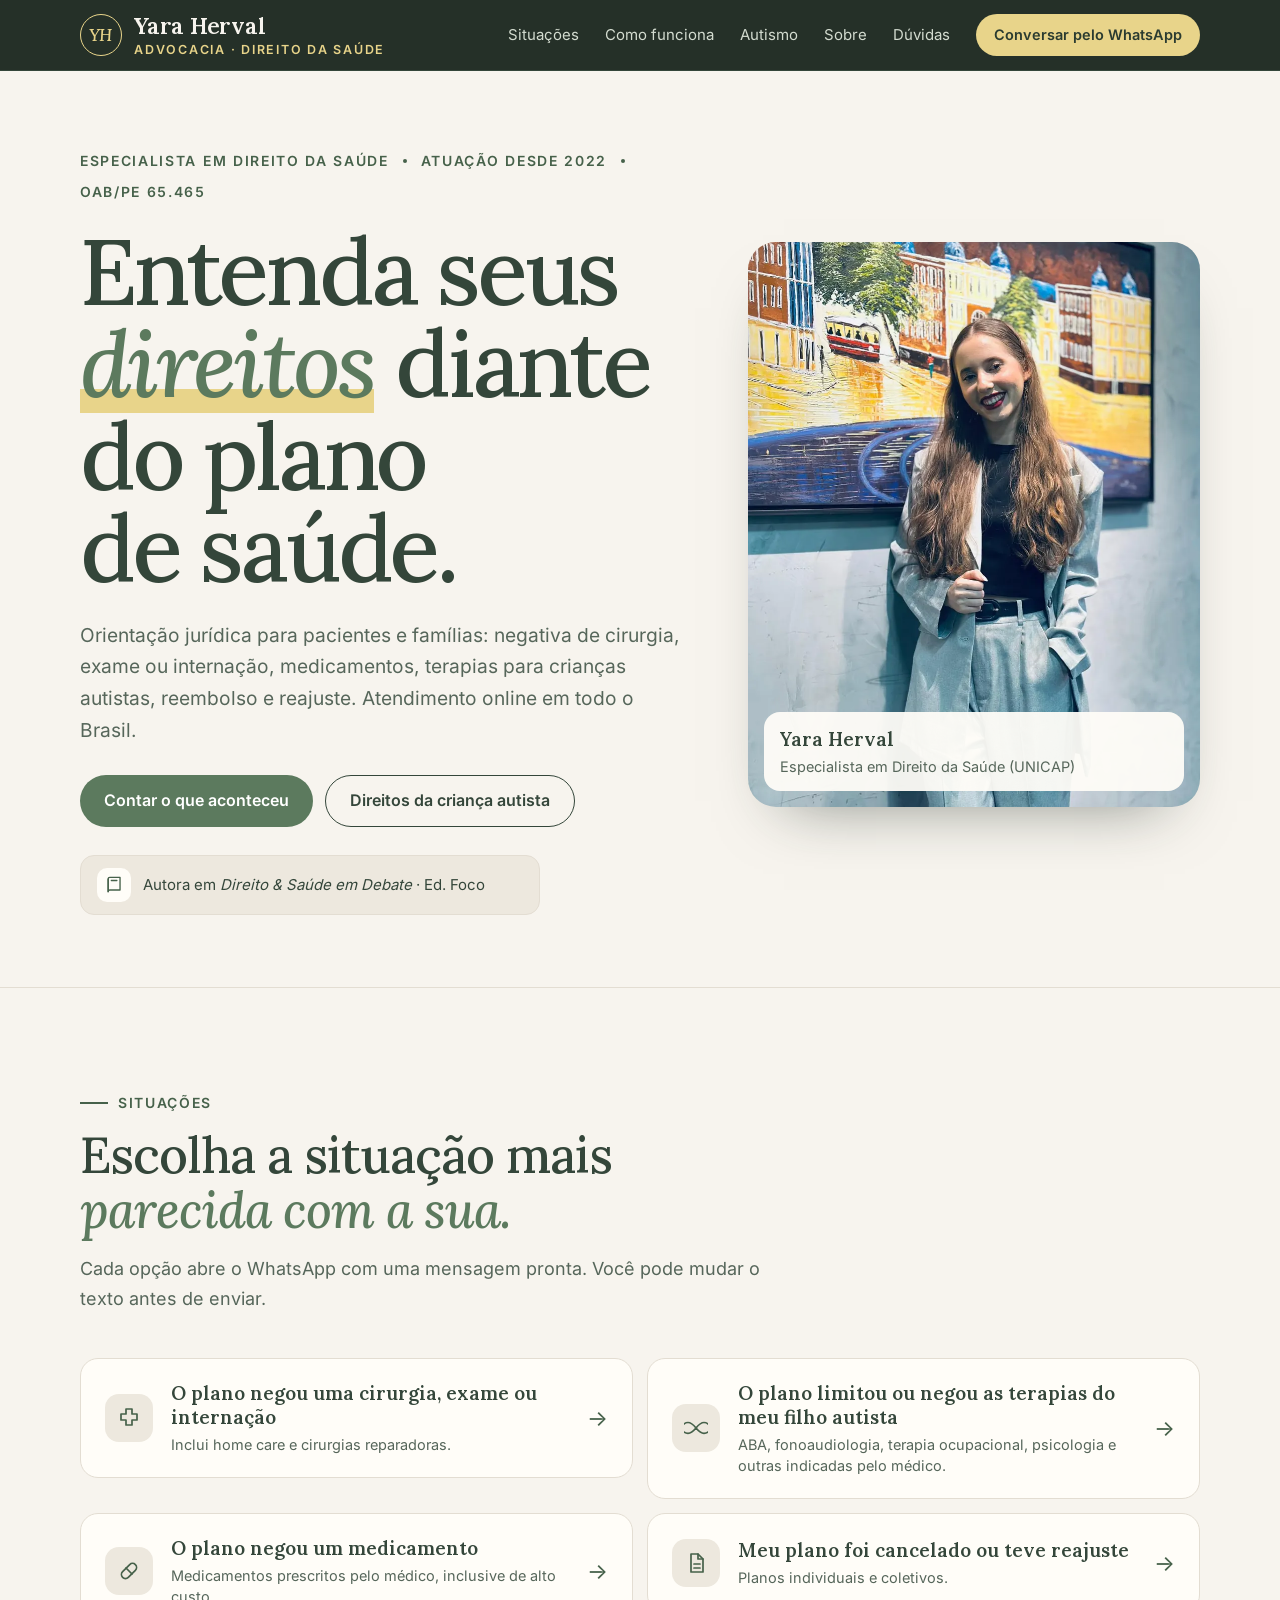
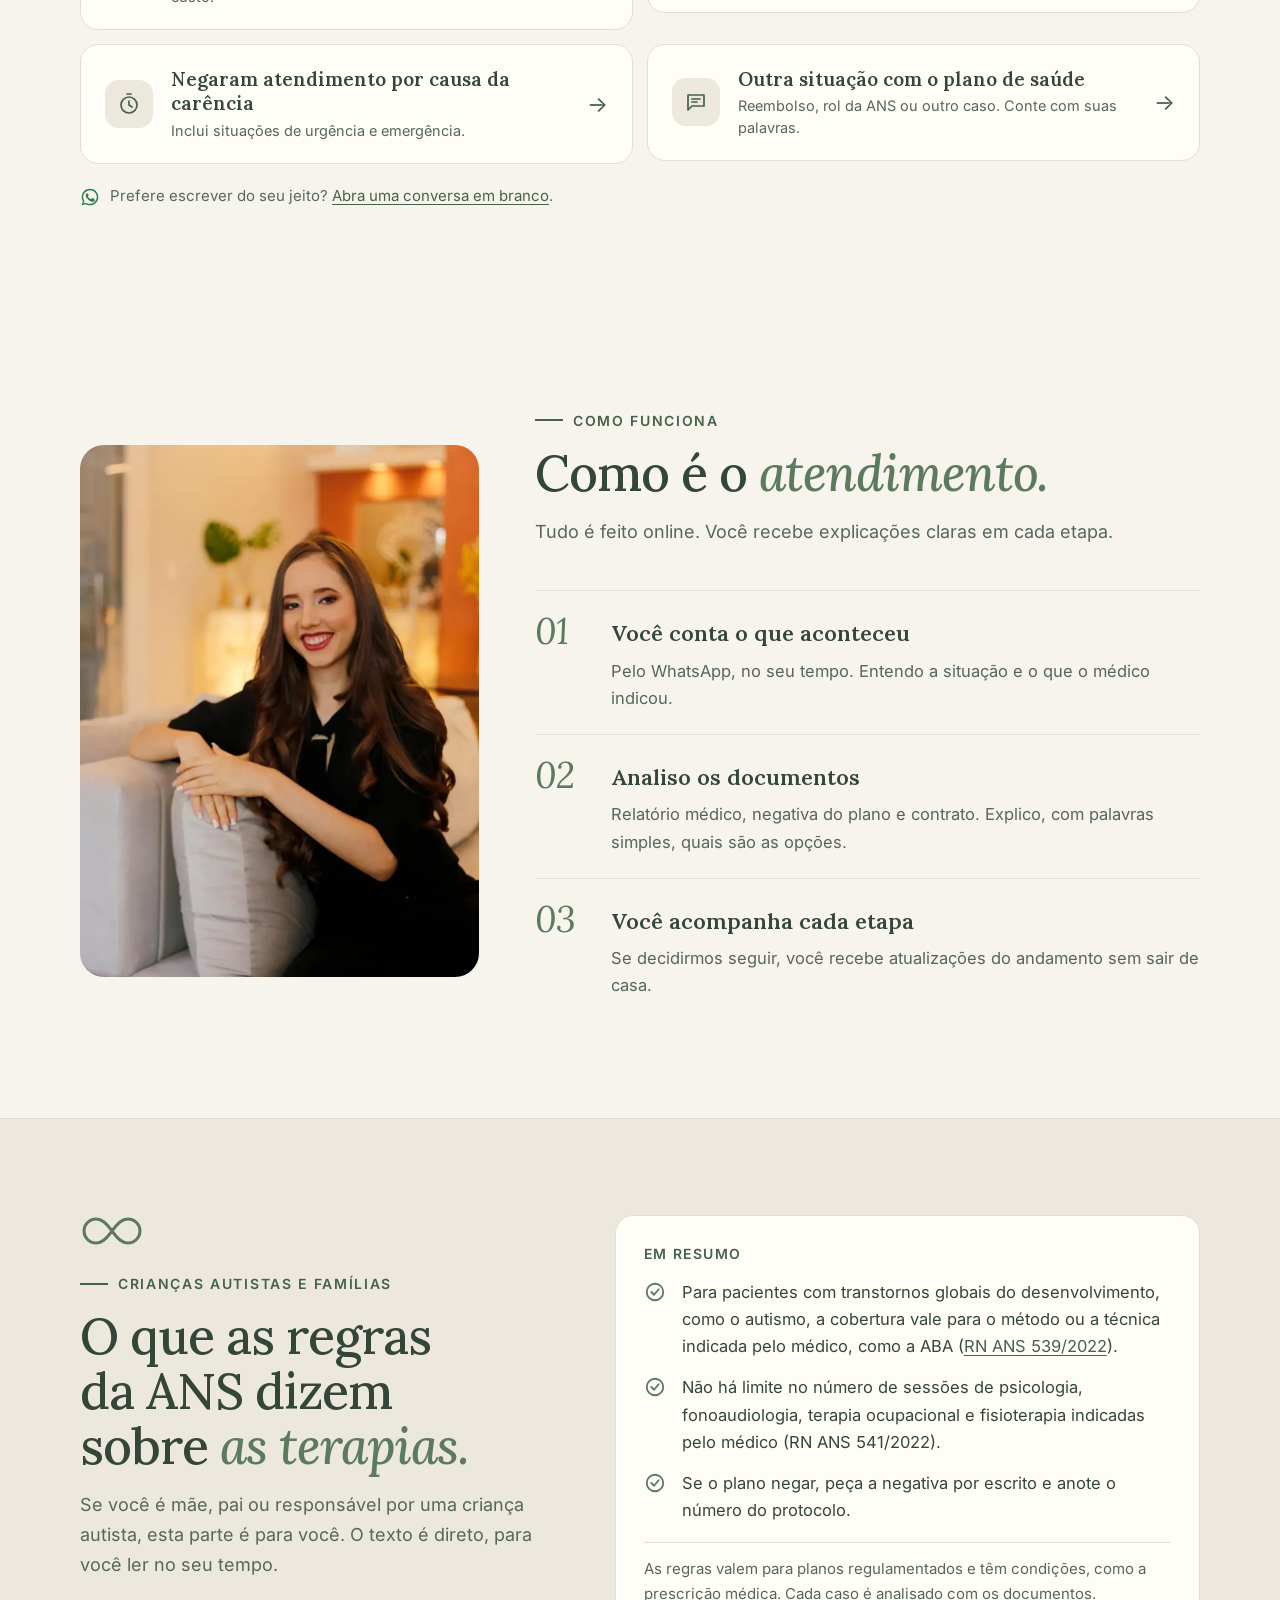
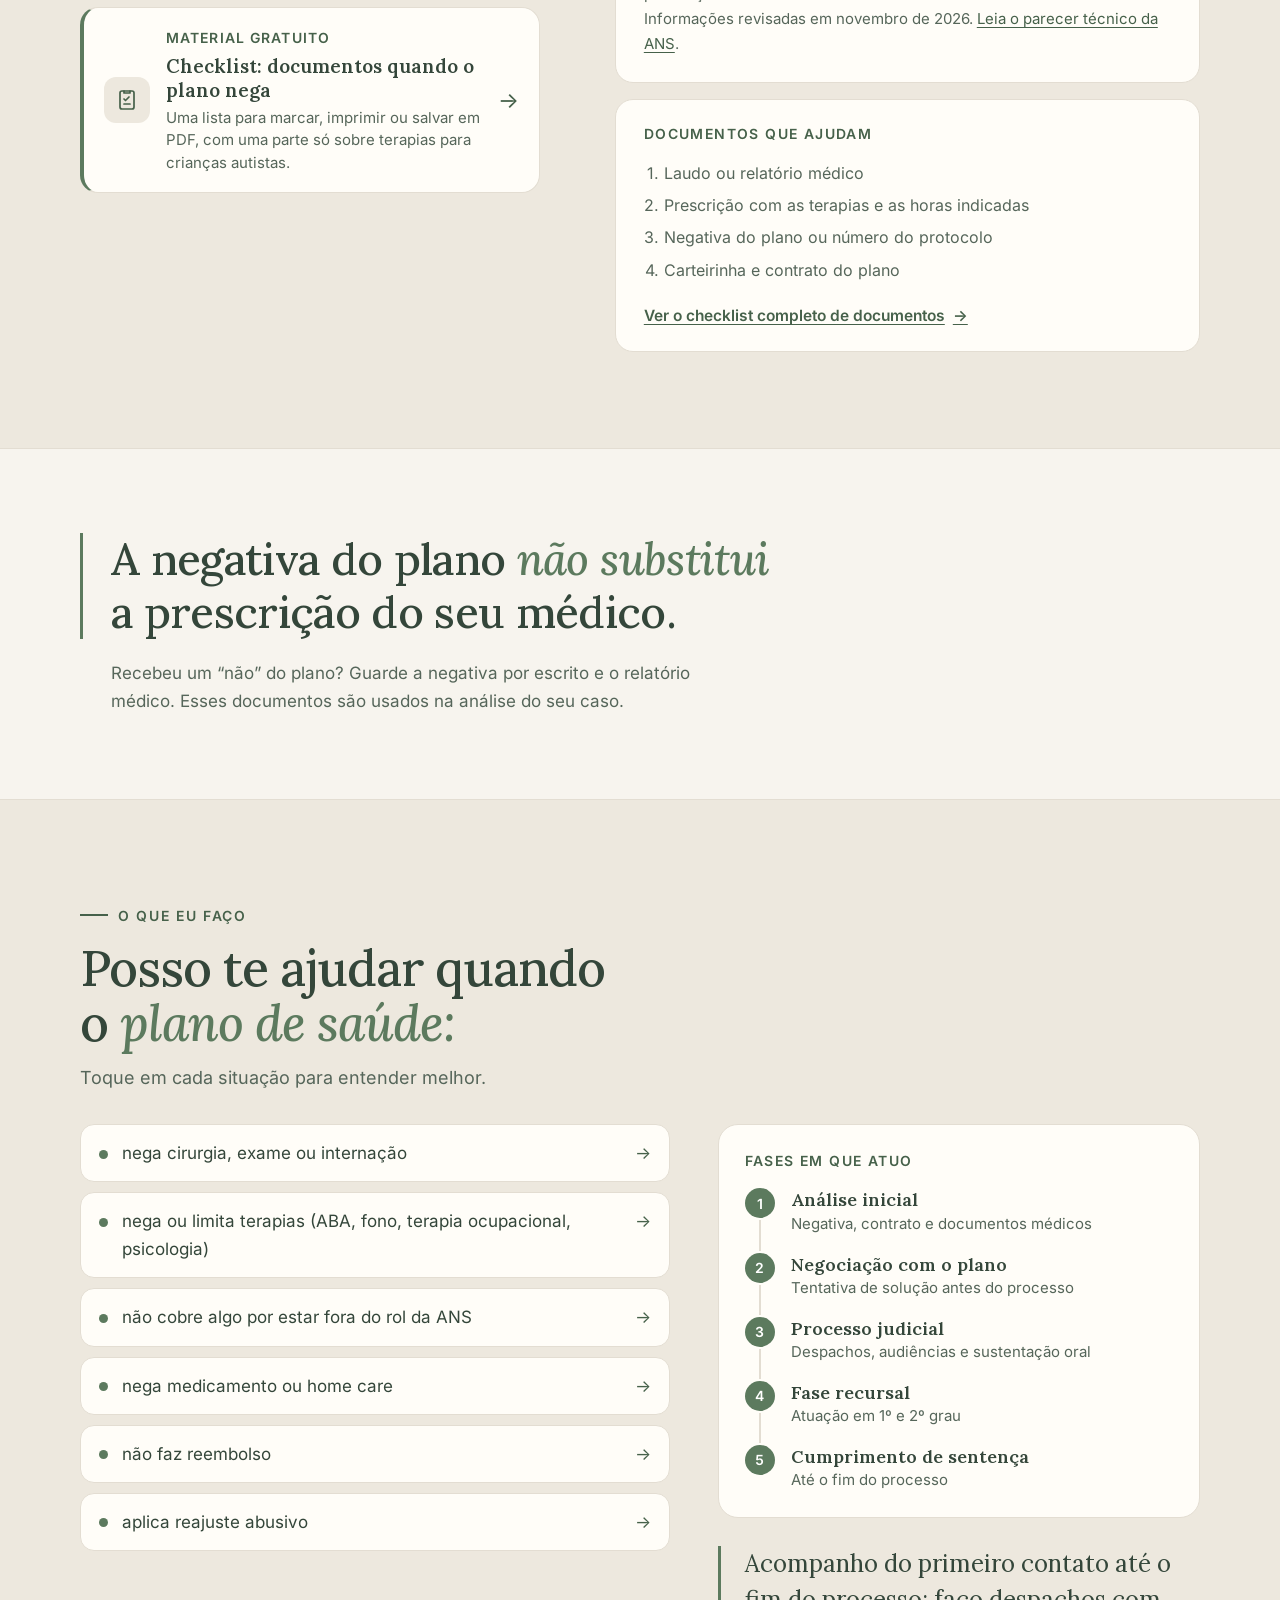
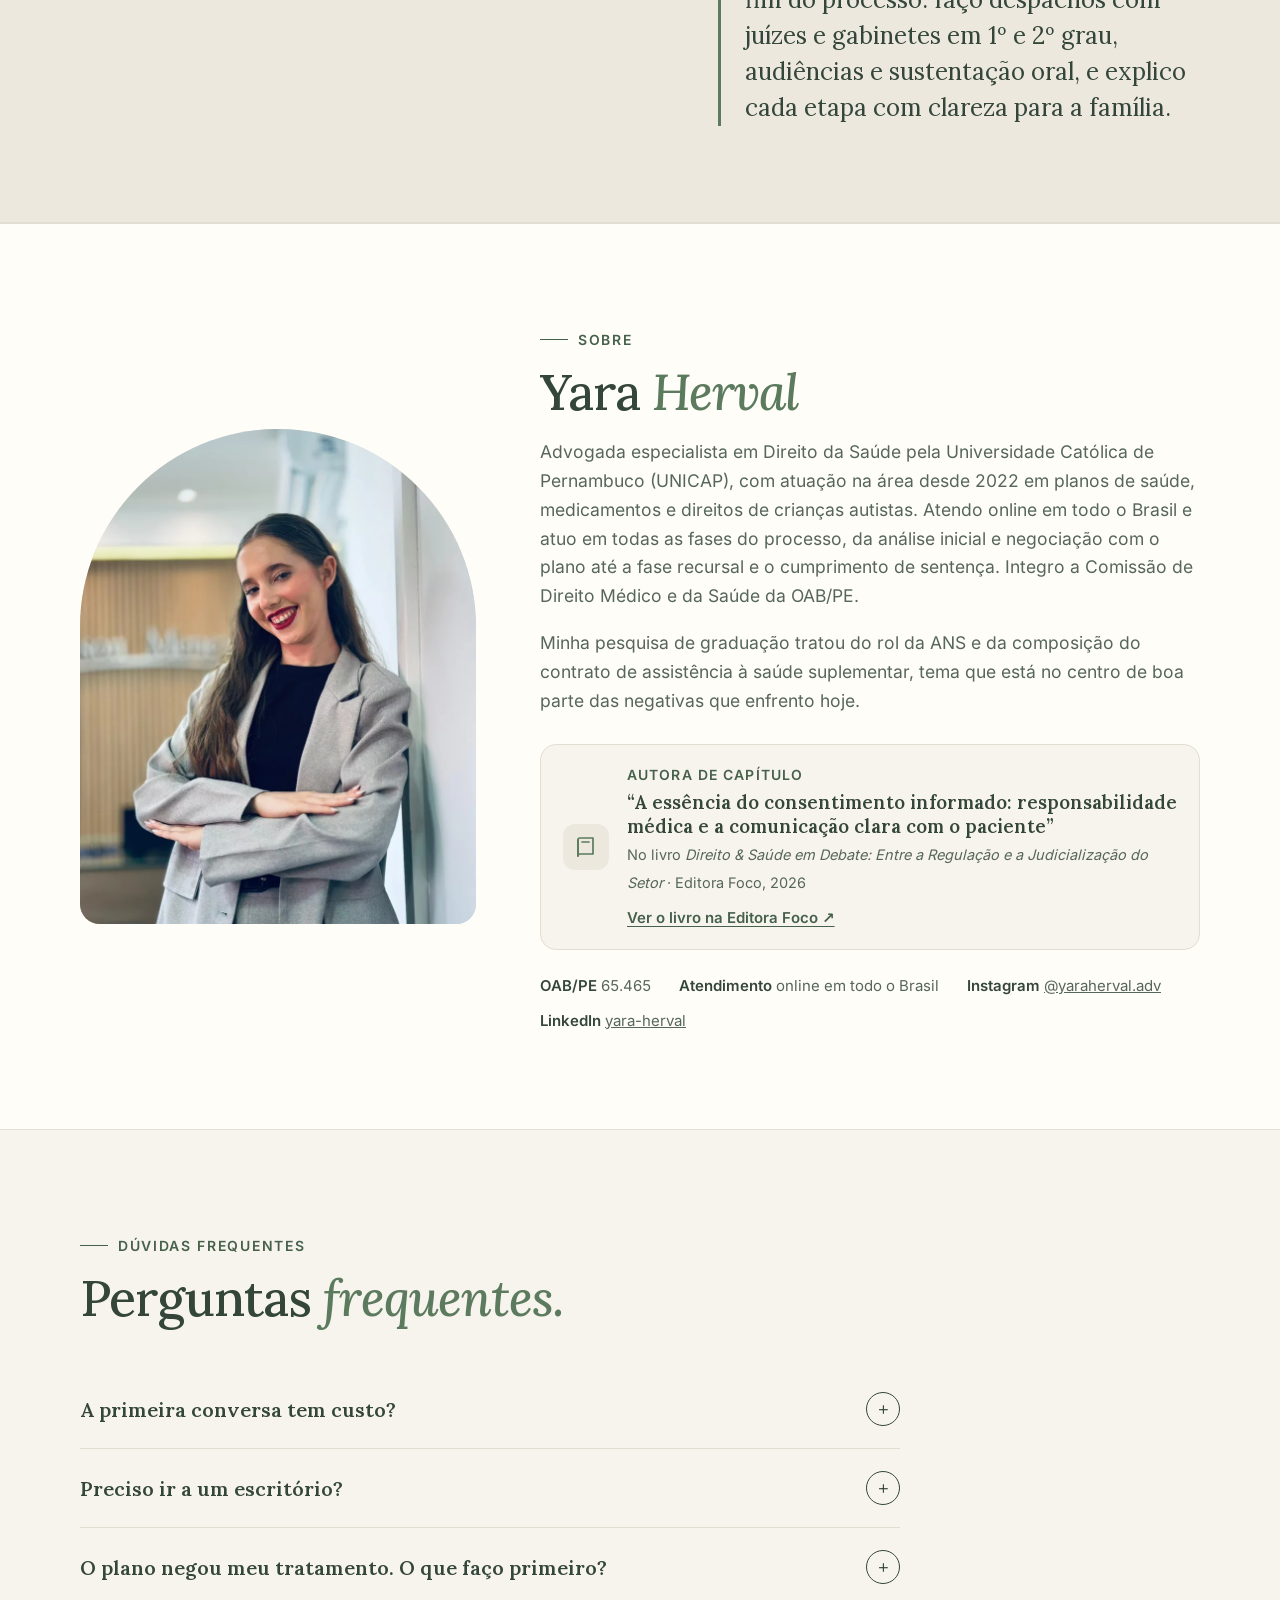
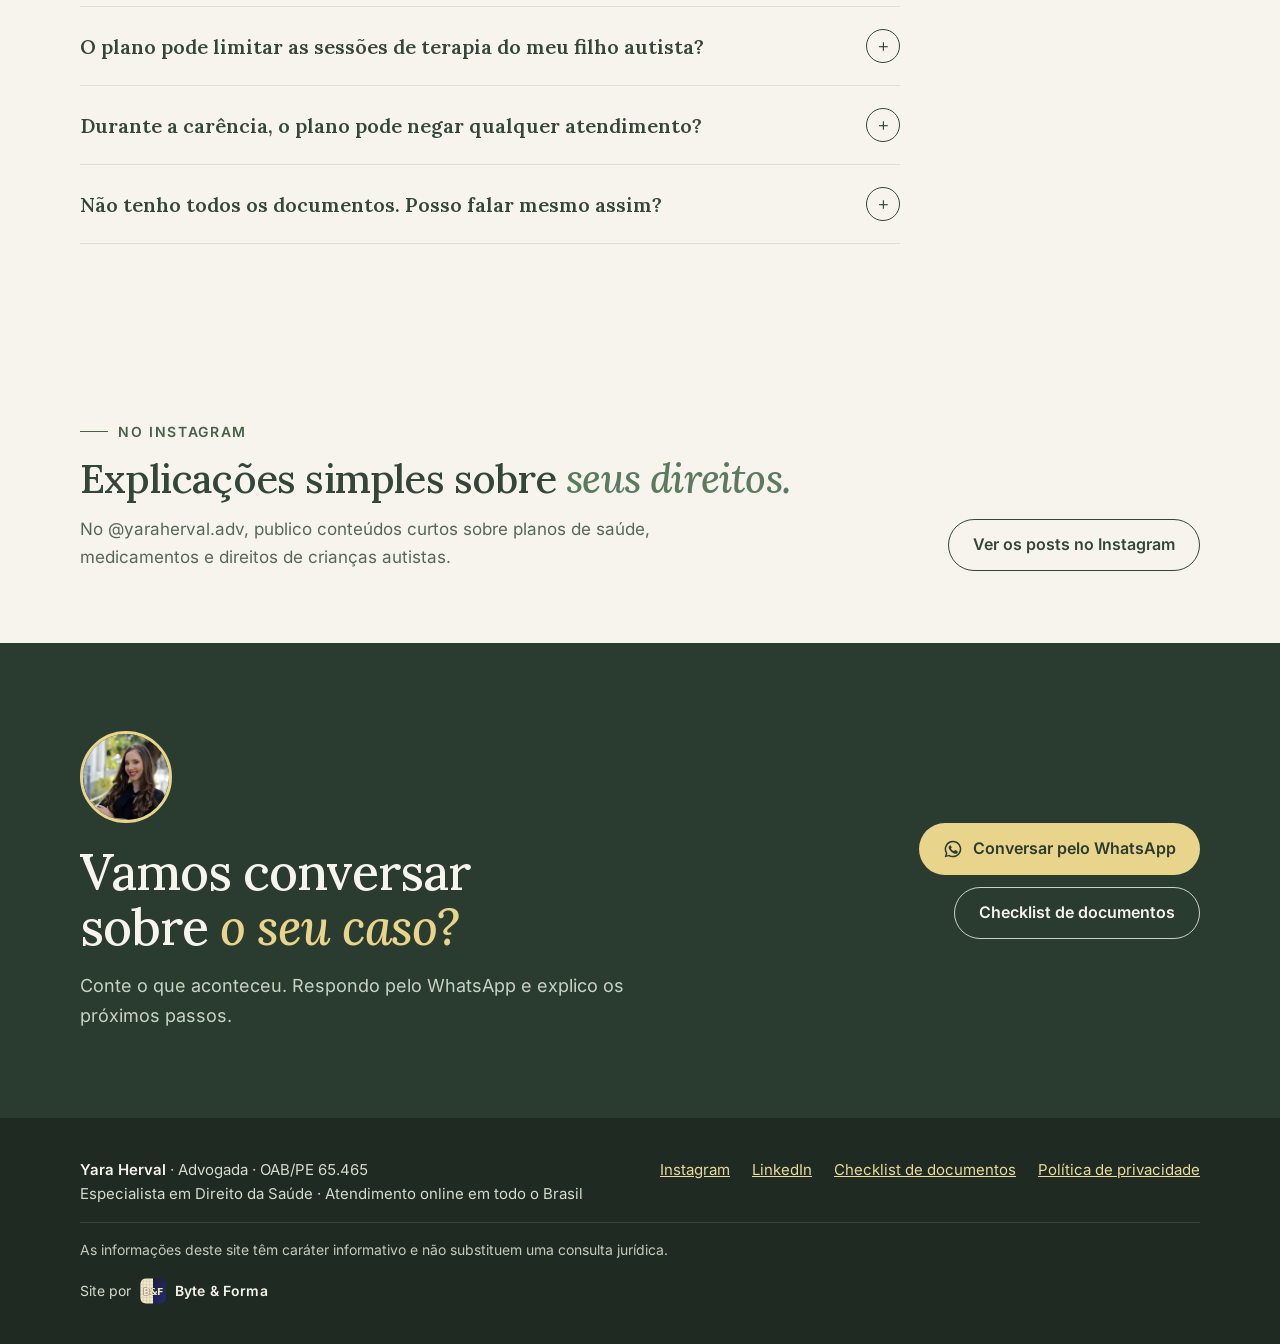
<file: index.html>
<!doctype html>
<html lang="pt-BR">
<head>
<meta charset="utf-8">
<meta name="viewport" content="width=device-width, initial-scale=1, viewport-fit=cover">
<title>Yara Herval · Advogada · Direito da Saúde</title>
<meta name="description" content="Yara Herval, advogada especialista em Direito da Saúde (OAB/PE 65.465). Entenda seus direitos diante do plano de saúde: negativa de tratamento, medicamentos, terapias para crianças autistas, reembolso e reajuste. Atendimento online em todo o Brasil.">
<meta name="robots" content="noindex, nofollow">
<link rel="canonical" href="https://joao-erick.github.io/yara-herval/">
<meta name="theme-color" content="#1E2A22">
<link rel="icon" href="favicon.svg" type="image/svg+xml">
<link rel="apple-touch-icon" href="apple-touch-icon.png">
<meta property="og:type" content="website">
<meta property="og:locale" content="pt_BR">
<meta property="og:title" content="Yara Herval · Advogada · Direito da Saúde">
<meta property="og:description" content="Entenda seus direitos diante do plano de saúde. Atendimento online em todo o Brasil.">
<meta property="og:url" content="https://joao-erick.github.io/yara-herval/">
<meta property="og:image" content="https://joao-erick.github.io/yara-herval/compartilhar.jpg">
<meta property="og:image:width" content="1200"><meta property="og:image:height" content="630">
<meta name="twitter:card" content="summary_large_image">
<link rel="preload" href="fontes/lora.woff" as="font" type="font/woff" crossorigin>
<script type="application/ld+json">
{"@context": "https://schema.org", "@type": "Attorney", "name": "Yara Herval", "alternateName": "Yara Marluce Aline do Herval Albuquerque", "url": "https://joao-erick.github.io/yara-herval/", "image": "https://joao-erick.github.io/yara-herval/yara-herval.jpg", "telephone": "+55-81-99717-1678", "description": "Advogada especialista em Direito da Saúde: planos de saúde, medicamentos e direitos de crianças autistas. Atendimento online em todo o Brasil.", "areaServed": [{"@type": "City", "name": "Recife"}, {"@type": "State", "name": "Pernambuco"}, {"@type": "Country", "name": "Brasil"}], "address": {"@type": "PostalAddress", "addressLocality": "Recife", "addressRegion": "PE", "addressCountry": "BR"}, "identifier": {"@type": "PropertyValue", "propertyID": "OAB/PE", "value": "65.465"}, "knowsAbout": ["Direito da Saúde", "Planos de saúde", "Direitos da criança autista", "Medicamentos", "Rol da ANS"], "sameAs": ["https://www.instagram.com/yaraherval.adv/", "https://www.linkedin.com/in/yara-herval"]}
</script>
<style>
@font-face{font-family:"Lora";src:url(fontes/lora.woff) format("woff");font-weight:400 700;font-display:swap}
@font-face{font-family:"Lora";src:url(fontes/lora-italic.woff) format("woff");font-weight:400 700;font-style:italic;font-display:swap}
@font-face{font-family:"Inter";src:url(fontes/inter-400.woff) format("woff");font-weight:400;font-display:swap}
@font-face{font-family:"Inter";src:url(fontes/inter-600.woff) format("woff");font-weight:600;font-display:swap}

/* Identidade: verde sálvia, creme e dourado claro; títulos editoriais em serifa, como nos posts.
   Público inclui famílias de crianças autistas: cores suaves, pouco movimento, texto literal, layout previsível. */
:root{
  --creme:#F7F4EE; --creme-2:#EDE8DE; --papel:#FFFDF8;
  --tinta:#34463A; --tinta-2:#56665A; --linha:#E3DDD2;
  --caramelo:#5C7A5E; --caramelo-esc:#46614A; --marrom:#2A3B30; --marca:#E8D48A;
  --rodape:#1E2A22;
  --serif:"Lora",Georgia,"Times New Roman",serif;
  --sans:"Inter",system-ui,-apple-system,"Segoe UI",Roboto,sans-serif;
  --larg:1160px; --mov:.35s;
  color-scheme:light;
}
*{box-sizing:border-box}
html{scroll-behavior:smooth;-webkit-text-size-adjust:100%}
@media (prefers-reduced-motion:reduce){html{scroll-behavior:auto}:root{--mov:0s}}
body{margin:0;background:var(--creme);color:var(--tinta);font-family:var(--sans);font-size:17px;line-height:1.65}
img{max-width:100%;display:block}
a{color:inherit}
:focus-visible{outline:3px solid var(--caramelo);outline-offset:3px;border-radius:6px}
.sr{position:absolute;width:1px;height:1px;overflow:hidden;clip:rect(0 0 0 0);white-space:nowrap}
.pular{position:absolute;left:16px;top:-60px;background:var(--marrom);color:#fff;padding:10px 16px;border-radius:8px;z-index:50}
.pular:focus{top:12px}
.wrap{max-width:var(--larg);margin:0 auto;padding-left:max(20px,env(safe-area-inset-left,0px));padding-right:max(20px,env(safe-area-inset-right,0px))}
section{scroll-margin-top:84px}

/* Botões: mesmo tamanho e forma em toda a página */
.btn{display:inline-flex;align-items:center;justify-content:center;gap:10px;min-height:52px;padding:0 24px;border-radius:999px;font-weight:600;font-size:16px;line-height:1.2;text-decoration:none;text-align:center;transition:background var(--mov),color var(--mov)}
.btn svg{width:20px;height:20px;flex:none}
.btn-pri{background:var(--caramelo);color:#fff}
.btn-pri:hover{background:var(--caramelo-esc)}
.btn-sec{border:1.5px solid var(--tinta);color:var(--tinta)}
.btn-sec:hover{background:var(--tinta);color:var(--creme)}

/* Cabeçalho */
.topo{position:sticky;top:env(safe-area-inset-top,0px);z-index:20;background:rgba(247,244,238,.94);backdrop-filter:blur(10px);-webkit-backdrop-filter:blur(10px);border-bottom:1px solid var(--linha)}
body::before{content:"";position:fixed;inset:0 0 auto;height:env(safe-area-inset-top,0px);z-index:21;background:var(--creme)}
.topo .wrap{display:flex;align-items:center;justify-content:space-between;gap:16px;min-height:70px}
.marca{text-decoration:none;display:flex;flex-direction:column;line-height:1.1}
.marca b{font-family:var(--serif);font-weight:600;font-size:23px;letter-spacing:-.01em}
.marca span{font-size:12.5px;letter-spacing:.14em;text-transform:uppercase;color:var(--caramelo-esc);margin-top:4px;font-weight:600}
.menu{display:flex;gap:26px;align-items:center}
.menu a:not(.btn){text-decoration:none;font-size:15px;color:var(--tinta-2)}
.menu a:not(.btn):hover{color:var(--caramelo)}
.topo .btn{min-height:42px;padding:0 18px;font-size:14.5px;white-space:nowrap;gap:0}
.acoes-topo{display:flex;align-items:center;gap:10px}
.menu-btn{display:none;width:44px;height:44px;border:1px solid var(--linha);border-radius:12px;background:var(--papel);cursor:pointer;flex-direction:column;align-items:center;justify-content:center;gap:5px;padding:0}
.menu-btn span{display:block;width:20px;height:2px;border-radius:2px;background:var(--tinta);transition:transform var(--mov),opacity var(--mov)}
.menu-btn[aria-expanded="true"] span:nth-child(1){transform:translateY(7px) rotate(45deg)}
.menu-btn[aria-expanded="true"] span:nth-child(2){opacity:0}
.menu-btn[aria-expanded="true"] span:nth-child(3){transform:translateY(-7px) rotate(-45deg)}
@media (max-width:940px){
  .menu-btn{display:flex;order:2}
  .menu{position:absolute;left:0;right:0;top:100%;flex-direction:column;align-items:stretch;gap:0;background:var(--creme);border-bottom:1px solid var(--linha);box-shadow:0 18px 30px -20px rgba(30,42,34,.35);padding:8px max(20px,env(safe-area-inset-left,0px)) 20px;display:none}
  .menu.aberto{display:flex}
  .menu a:not(.btn){display:block;font-size:18px;color:var(--tinta);padding:15px 4px;border-bottom:1px solid var(--linha)}
  .menu .btn{margin-top:16px;min-height:50px;font-size:16px}
  .menu .so-largo{display:inline}
  .topo .wrap{position:static}
  section{scroll-margin-top:84px}
}
@media (max-width:560px){.so-largo{display:none}.marca span{letter-spacing:.08em;white-space:nowrap}}
@media (max-width:400px){.marca b{font-size:20px}.marca span{font-size:11.5px;letter-spacing:.06em}}

/* Hero editorial: o título é a peça principal, como nos posts dela */
.hero{padding:64px 0 72px;border-bottom:1px solid var(--linha)}
.rotulo{display:flex;flex-wrap:wrap;align-items:center;gap:8px 14px;font-size:14px;letter-spacing:.12em;text-transform:uppercase;font-weight:600;color:var(--caramelo-esc)}
.rotulo i{width:4px;height:4px;border-radius:50%;background:currentColor;font-style:normal}
.hero h1{font-family:var(--serif);font-weight:500;font-size:clamp(42px,7.2vw,96px);line-height:1;letter-spacing:-.035em;margin:26px 0 0;max-width:14ch;text-wrap:balance}
.hero h1 em{font-style:italic;color:var(--caramelo);background:linear-gradient(transparent 72%,var(--marca) 72%,var(--marca) 92%,transparent 92%)}
.hero-base{display:grid;grid-template-columns:1fr auto;gap:48px;align-items:end;margin-top:44px;padding-top:32px;border-top:1px solid var(--linha)}
.lead{font-size:clamp(17px,1.5vw,19.5px);color:var(--tinta-2);max-width:36em;margin:0}
.acoes{display:flex;flex-wrap:wrap;gap:12px;margin-top:28px}
.perfil{display:grid;grid-template-columns:auto 1fr;gap:18px;align-items:center;background:var(--papel);border:1px solid var(--linha);border-radius:20px;padding:16px 22px 16px 16px;min-width:320px}
.avatar img{width:100%;height:100%;object-fit:cover}
.avatar{width:84px;height:84px;border-radius:50%;background:linear-gradient(160deg,#E2E6DC,#C9D3C4);display:flex;align-items:center;justify-content:center;font-family:var(--serif);font-style:italic;font-size:30px;color:var(--marrom);overflow:hidden}
.perfil b{display:block;font-family:var(--serif);font-size:20px;font-weight:600}
.perfil span{display:block;font-size:15px;color:var(--tinta-2);line-height:1.5}
@media (max-width:860px){
  .hero{padding:40px 0 52px}
  .hero-base{grid-template-columns:1fr;gap:28px;margin-top:30px;padding-top:26px}
  .perfil{min-width:0}
  .acoes .btn{flex:1 1 100%}
}

/* Cabeçalho de seção */
.sec{padding:96px 0}
.cab{max-width:680px;margin-bottom:44px}
.selo{display:inline-flex;align-items:center;gap:10px;font-size:14px;letter-spacing:.12em;text-transform:uppercase;font-weight:600;color:var(--caramelo-esc);margin-bottom:14px}
.selo:before{content:"";width:28px;height:1.5px;background:currentColor}
h2{font-family:var(--serif);font-weight:500;font-size:clamp(32px,4vw,50px);line-height:1.1;letter-spacing:-.02em;margin:0;text-wrap:balance}
h2 em{font-style:italic;color:var(--caramelo)}
.cab p{color:var(--tinta-2);margin:16px 0 0;font-size:18px}
@media (max-width:700px){.sec{padding:68px 0}}

/* O que aconteceu? */
.sits{list-style:none;margin:0;padding:0;display:grid;grid-template-columns:repeat(2,1fr);gap:14px}
.sit{display:grid;grid-template-columns:auto 1fr auto;gap:18px;align-items:center;text-decoration:none;background:var(--papel);border:1px solid var(--linha);border-radius:18px;padding:22px 24px;min-height:100px;transition:border-color var(--mov),background var(--mov)}
.sit:hover{border-color:var(--caramelo);background:#fff}
.sit-ic{width:48px;height:48px;border-radius:14px;background:var(--creme-2);color:var(--caramelo-esc);display:flex;align-items:center;justify-content:center}
.sit-ic svg{width:24px;height:24px}
.sit-tx b{display:block;font-family:var(--serif);font-size:19px;font-weight:600;line-height:1.3}
.sit-tx small{display:block;font-size:14.5px;color:var(--tinta-2);margin-top:4px;line-height:1.45}
.sit-go{font-size:22px;color:var(--caramelo-esc);transition:transform var(--mov)}
.sit:hover .sit-go{transform:translateX(4px)}
.dica{display:flex;gap:10px;align-items:center;margin:20px 0 0;font-size:15px;color:var(--tinta-2)}
.dica svg{width:20px;height:20px;color:#2E7D4F;flex:none}
@media (max-width:760px){.sits{grid-template-columns:1fr}.sit{padding:18px;gap:14px;min-height:0}}

/* Autismo */
.tea{background:var(--creme-2);border-top:1px solid var(--linha);border-bottom:1px solid var(--linha)}
.tea .wrap{display:grid;grid-template-columns:.9fr 1.1fr;gap:56px;align-items:start}
.tea .cab{margin-bottom:0}
.infinito{display:block;width:64px;height:32px;color:var(--caramelo);margin-bottom:18px}
.resumo{background:var(--papel);border:1px solid var(--linha);border-radius:18px;padding:26px 28px}
.resumo h3,.docs h3{font-size:14px;letter-spacing:.1em;text-transform:uppercase;color:var(--caramelo-esc);margin:0 0 14px;font-weight:600}
.resumo ul{margin:0;padding:0;list-style:none;display:grid;gap:14px}
.resumo li{display:grid;grid-template-columns:26px 1fr;gap:12px;font-size:16.5px}
.resumo li svg{width:22px;height:22px;color:var(--caramelo);margin-top:2px}
.resumo .obs{margin:18px 0 0;font-size:15px;color:var(--tinta-2);border-top:1px solid var(--linha);padding-top:14px}
.docs{margin-top:16px;background:var(--papel);border:1px solid var(--linha);border-radius:18px;padding:22px 28px}
.docs ol{margin:0;padding-left:20px;color:var(--tinta-2);font-size:16px}
.docs li{margin-bottom:6px}
@media (max-width:860px){.tea .wrap{grid-template-columns:1fr;gap:32px}.resumo,.docs{padding:22px}}

/* Destaque */
.citacao{padding:84px 0}
.citacao blockquote{margin:0;max-width:900px;border-left:3px solid var(--caramelo);padding-left:28px;font-family:var(--serif);font-size:clamp(28px,3.6vw,44px);line-height:1.2;letter-spacing:-.015em;font-weight:500;text-wrap:balance}
.citacao blockquote em{font-style:italic;color:var(--caramelo)}
.citacao p{margin:20px 0 0 31px;font-size:17px;color:var(--tinta-2);max-width:620px}

/* Como funciona */
.passos{display:grid;grid-template-columns:repeat(3,1fr);gap:20px}
.passo{padding:28px 4px 0;border-top:2px solid var(--tinta)}
.passo .n{font-family:var(--serif);font-style:italic;font-size:42px;line-height:1;color:var(--caramelo)}
.passo h3{font-family:var(--serif);font-weight:600;font-size:22px;margin:16px 0 8px}
.passo p{margin:0;color:var(--tinta-2);font-size:16.5px}
@media (max-width:860px){.passos{grid-template-columns:1fr;gap:28px}}

/* Sobre */
.sobre{background:var(--papel);border-top:1px solid var(--linha);border-bottom:1px solid var(--linha)}
.sobre .wrap{display:grid;grid-template-columns:.75fr 1.25fr;gap:64px;align-items:center}
.foto{position:relative;aspect-ratio:4/5;border-radius:200px 200px 20px 20px;overflow:hidden;background:linear-gradient(160deg,#E2E6DC,#C9D3C4)}
.foto img{width:100%;height:100%;object-fit:cover;object-position:50% 30%}
.foto-vazia{position:absolute;inset:0;display:flex;flex-direction:column;align-items:center;justify-content:center;gap:10px;color:var(--marrom)}
.foto-vazia b{font-family:var(--serif);font-style:italic;font-weight:500;font-size:80px;line-height:1;opacity:.5}
.foto-vazia span{font-size:12px;letter-spacing:.14em;text-transform:uppercase;font-weight:600;opacity:.65}
.sobre p{color:var(--tinta-2);font-size:17.5px;margin:18px 0 0}
.livro{margin-top:28px;display:grid;grid-template-columns:auto 1fr;gap:18px;align-items:center;border:1px solid var(--linha);border-radius:16px;padding:18px 22px;background:var(--creme)}
.livro .ic{width:46px;height:46px;border-radius:12px;background:var(--creme-2);color:var(--caramelo);display:flex;align-items:center;justify-content:center}
.livro .ic svg{width:24px;height:24px}
.livro small{display:block;font-size:14px;letter-spacing:.08em;text-transform:uppercase;color:var(--caramelo-esc);font-weight:600}
.livro b{font-family:var(--serif);font-size:18.5px;font-weight:600;line-height:1.3;display:block;margin:4px 0 2px}
.livro span{font-size:14.5px;color:var(--tinta-2)}
.dados{display:flex;flex-wrap:wrap;gap:10px 28px;margin-top:24px;font-size:15px;color:var(--tinta-2)}
.dados b{color:var(--tinta);font-weight:600}
@media (max-width:860px){.sobre .wrap{grid-template-columns:1fr;gap:36px}.sobre .foto{max-width:300px;width:100%;margin-inline:auto}}

/* Perguntas */
.faq{max-width:820px}
.faq details{border-bottom:1px solid var(--linha)}
.faq summary{list-style:none;cursor:pointer;display:flex;justify-content:space-between;gap:20px;align-items:center;padding:22px 0;font-family:var(--serif);font-size:20px;font-weight:600;line-height:1.35}
.faq summary::-webkit-details-marker{display:none}
.faq .mais{flex:none;width:34px;height:34px;border-radius:50%;border:1.5px solid var(--tinta);display:flex;align-items:center;justify-content:center;transition:transform var(--mov),background var(--mov)}
.faq details[open] .mais{transform:rotate(45deg);background:var(--tinta);color:var(--creme)}
.faq details p{margin:0 0 22px;color:var(--tinta-2);max-width:42em}


/* Lado direito do topo: perfil + selo do livro */
.lado{display:grid;gap:12px}
.selo-livro{display:flex;gap:12px;align-items:center;text-decoration:none;border:1px solid var(--linha);border-radius:14px;padding:12px 16px;background:var(--creme-2);font-size:15px;line-height:1.4;color:var(--tinta)}
.selo-livro .ic{width:34px;height:34px;border-radius:10px;background:var(--papel);color:var(--caramelo-esc);display:flex;align-items:center;justify-content:center;flex:none}
.selo-livro .ic svg{width:19px;height:19px}
.selo-livro:hover{border-color:var(--caramelo)}

/* Links dentro do texto */
.resumo a,.faq a,.dica a{color:var(--caramelo-esc);text-underline-offset:3px}
.baixar{display:inline-flex;gap:8px;margin-top:14px;font-weight:600;font-size:15.5px;color:var(--caramelo-esc);text-underline-offset:3px}

/* O que eu faço */
.faco{background:var(--creme-2);border-top:1px solid var(--linha);border-bottom:1px solid var(--linha)}
.faco .cab{margin-bottom:32px}
.faco-grade{display:grid;grid-template-columns:1.1fr .9fr;gap:48px;align-items:start}
.faco-lista{list-style:none;margin:0;padding:0;display:grid;gap:10px}
.faco-lista li{display:flex;gap:14px;align-items:flex-start;background:var(--papel);border:1px solid var(--linha);border-radius:14px;padding:14px 18px;font-size:17px}
.faco-lista li:before{content:"";flex:none;width:9px;height:9px;border-radius:50%;background:var(--caramelo);margin-top:.6em}
.faco-texto{margin:0;font-family:var(--serif);font-size:clamp(20px,2vw,24px);line-height:1.5;color:var(--tinta);border-left:3px solid var(--caramelo);padding-left:24px}
@media (max-width:860px){.faco-grade{grid-template-columns:1fr;gap:28px}}

/* Instagram */
.insta{padding:72px 0}
.insta .wrap{display:flex;flex-wrap:wrap;justify-content:space-between;align-items:flex-end;gap:24px 40px}
.insta h2{font-size:clamp(28px,3.2vw,40px)}
.insta p{color:var(--tinta-2);margin:14px 0 0;max-width:36em}


/* Fotos */
.hero .wrap{display:grid;grid-template-columns:1.15fr .85fr;gap:56px;align-items:center}
.hero h1{margin-top:22px}
.hero .lead{margin-top:26px}
.hero .selo-livro{margin-top:28px;max-width:460px}
.hero-foto{position:relative;margin:0;border-radius:28px;overflow:hidden;aspect-ratio:4/5;background:var(--creme-2);box-shadow:0 30px 60px -36px rgba(30,42,34,.55)}
.hero-foto img{width:100%;height:100%;object-fit:cover;object-position:50% 30%;display:block}
.hero-foto figcaption{position:absolute;left:16px;right:16px;bottom:16px;background:rgba(255,253,248,.94);border-radius:16px;padding:12px 16px;display:flex;flex-direction:column}
.hero-foto figcaption b{font-family:var(--serif);font-size:19px;font-weight:600}
.hero-foto figcaption span{font-size:14.5px;color:var(--tinta-2)}
.como .wrap{display:grid;grid-template-columns:.75fr 1.25fr;gap:56px;align-items:center}
.como .passos{grid-template-columns:1fr;gap:0}
.como .passo{display:grid;grid-template-columns:64px 1fr;column-gap:12px;padding:22px 0;border-top:1px solid var(--linha)}
.como .passo .n{grid-row:span 2;font-size:36px}
.como .passo h3{margin:2px 0 6px}
.como-foto,.tea-foto,.faco-foto{margin:0;border-radius:24px;overflow:hidden;background:var(--creme-2)}
.como-foto{aspect-ratio:3/4}
.como-foto img,.tea-foto img,.faco-foto img{width:100%;height:100%;object-fit:cover;display:block}
.tea-foto{margin-top:28px;aspect-ratio:4/3;max-width:420px}
.tea-foto img{object-position:50% 25%}
.faco .cab p{color:var(--tinta-2);margin:12px 0 0}
.faco-lista a{display:flex;justify-content:space-between;gap:14px;flex:1;text-decoration:none;color:var(--tinta)}
.faco-lista a i{font-style:normal;color:var(--caramelo-esc);transition:transform var(--mov)}
.faco-lista a:hover i{transform:translateX(4px)}
.faco-lista li:has(a:hover){border-color:var(--caramelo)}
.faco-lado{display:grid;gap:28px}
.faco-foto{aspect-ratio:4/3}
.faco-foto img{object-position:50% 30%}
.final-foto{width:92px;height:92px;border-radius:50%;object-fit:cover;object-position:50% 20%;border:3px solid var(--marca);display:block;margin-bottom:22px}
@media (max-width:860px){
  .hero .wrap,.como .wrap{grid-template-columns:1fr;gap:32px}
  .hero-foto{aspect-ratio:4/5;max-height:560px;max-width:440px}
  .hero-foto img{object-position:50% 25%}
  .hero-foto figcaption{left:0;right:0;bottom:0;border-radius:0;background:rgba(30,42,34,.86);padding:10px 16px}
  .hero-foto figcaption b{font-size:17px;color:#F7F4EE}
  .hero-foto figcaption span{font-size:14px;color:#D4DCD0}
  .como-foto{aspect-ratio:4/3;max-width:460px}
  .como-foto img{object-position:50% 30%}
  .tea-foto{max-width:none}
}


/* Material gratuito (seção autismo) */
.material{display:grid;grid-template-columns:auto 1fr auto;gap:16px;align-items:center;margin-top:28px;max-width:460px;text-decoration:none;background:var(--papel);border:1px solid var(--linha);border-left:4px solid var(--caramelo);border-radius:18px;padding:18px 20px;color:var(--tinta)}
.material:hover{border-color:var(--caramelo)}
.material-ic{width:46px;height:46px;border-radius:12px;background:var(--creme-2);color:var(--caramelo-esc);display:flex;align-items:center;justify-content:center}
.material-ic svg{width:24px;height:24px}
.material small{display:block;font-size:14px;letter-spacing:.08em;text-transform:uppercase;font-weight:600;color:var(--caramelo-esc)}
.material b{display:block;font-family:var(--serif);font-size:19px;font-weight:600;line-height:1.3;margin:4px 0}
.material span span{display:block;font-size:15px;color:var(--tinta-2);line-height:1.5}
.material i{font-style:normal;font-size:22px;color:var(--caramelo-esc)}
/* Fases (O que eu faço) */
.fases{background:var(--papel);border:1px solid var(--linha);border-radius:20px;padding:24px 26px}
.fases h3{margin:0 0 16px;font-size:14px;letter-spacing:.1em;text-transform:uppercase;color:var(--caramelo-esc)}
.fases ol{list-style:none;margin:0;padding:0;counter-reset:f}
.fases li{counter-increment:f;position:relative;padding:0 0 16px 46px}
.fases li:last-child{padding-bottom:0}
.fases li:before{content:counter(f);position:absolute;left:0;top:0;width:30px;height:30px;border-radius:50%;background:var(--caramelo);color:#fff;font-size:14px;font-weight:600;display:flex;align-items:center;justify-content:center}
.fases li:not(:last-child):after{content:"";position:absolute;left:14px;top:32px;bottom:2px;width:2px;background:var(--linha)}
.fases b{display:block;font-family:var(--serif);font-size:18px;font-weight:600;color:var(--tinta);line-height:1.3}
.fases span{display:block;font-size:15px;color:var(--tinta-2)}
.livro .livro-link{display:block;width:max-content;max-width:100%;margin-top:10px;font-weight:600;font-size:15px;color:var(--caramelo-esc);text-underline-offset:3px}

/* Topo escuro, na cor do rodapé */
.topo{background:rgba(30,42,34,.97);border-bottom-color:#34463A}
.marca b{color:#F7F4EE}
.marca span{color:var(--marca)}
.menu a:not(.btn){color:#D4DCD0}
.menu a:not(.btn):hover{color:#fff}
.topo .btn-pri{background:var(--marca);color:var(--marrom)}
.topo .btn-pri:hover{background:#F1E3A8}
.topo :focus-visible{outline-color:var(--marca)}
.menu-btn{background:transparent;border-color:rgba(247,244,238,.3)}
.menu-btn span{background:#F7F4EE}
@media (max-width:940px){
  .menu{background:var(--rodape);border-bottom-color:#34463A}
  .menu a:not(.btn){color:#F7F4EE;border-bottom-color:rgba(247,244,238,.14)}
}

/* Final */
.final{background:var(--marrom);color:var(--creme);padding:88px 0}
.final .wrap{display:grid;grid-template-columns:1.2fr .8fr;gap:40px;align-items:center}
.final h2 em{color:var(--marca)}
.final p{color:#C9D3C4;font-size:18px;margin:16px 0 0;max-width:34em}
.final .acoes{justify-content:flex-end;margin:0}
.final .btn-pri{background:var(--marca);color:var(--marrom)}
.final .btn-pri:hover{background:#F1E3A8}
.final .btn-sec{border-color:#C9D3C4;color:var(--creme)}
.final .btn-sec:hover{background:var(--creme);color:var(--marrom)}
@media (max-width:860px){.final .wrap{grid-template-columns:1fr}.final .acoes{justify-content:flex-start}}

footer{background:var(--rodape);color:#D4DCD0;padding:40px 0 calc(40px + env(safe-area-inset-bottom,0px));font-size:15px;line-height:1.6}
footer .wrap{display:flex;flex-wrap:wrap;justify-content:space-between;gap:16px 40px}
footer b{color:var(--creme);font-weight:600}
footer a{color:#EADB9C}
footer .credito{display:inline-flex;align-items:center;gap:9px;text-decoration:none;color:#D4DCD0;font-size:14px}
footer .credito img{width:26px;height:26px;border-radius:6px}
footer .credito b{color:var(--creme);font-weight:600;letter-spacing:.01em}
footer .credito:hover b{text-decoration:underline}
footer .aviso{flex-basis:100%;border-top:1px solid #34463A;padding-top:16px;font-size:14px;color:#C3CDBF;margin:0}
footer nav{display:flex;flex-wrap:wrap;gap:8px 22px}

/* WhatsApp fixo no celular */
.flutua{position:fixed;right:max(16px,env(safe-area-inset-right,0px));bottom:calc(16px + env(safe-area-inset-bottom,0px));z-index:30;width:58px;height:58px;border-radius:50%;background:var(--caramelo);color:#fff;display:none;align-items:center;justify-content:center;box-shadow:0 12px 28px -8px rgba(30,42,34,.55)}
.flutua svg{width:28px;height:28px}
@media (max-width:760px){.flutua{display:flex}}


/* Selo da marca */
.marca{display:grid!important;grid-template-columns:auto auto;column-gap:12px;align-items:center;justify-content:start}
.marca b,.marca>span{grid-column:2}
.selo-marca{grid-row:1/3;width:42px;height:42px;border-radius:50%;border:1.5px solid #E8D48A;color:#E8D48A;display:flex;align-items:center;justify-content:center;font-family:"Lora",Georgia,serif;font-style:italic;font-weight:500;font-size:17px;letter-spacing:-.02em;padding-right:1px}
.selo-marca svg{width:22px;height:22px}
@media (max-width:400px){.selo-marca{width:36px;height:36px;font-size:15px}.selo-marca svg{width:19px;height:19px}.marca{column-gap:10px}}
@media (max-width:360px){.selo-marca{display:none}.marca span{font-size:11px}}
.sobre .wrap>*{min-width:0}
.livro>div{min-width:0}
</style>
</head>
<body>
<a class="pular" href="#conteudo">Pular para o conteúdo</a>

<header class="topo">
  <div class="wrap">
    <a class="marca" href="#inicio"><i class="selo-marca" aria-hidden="true">YH</i><b>Yara Herval</b><span>Advocacia · Direito da Saúde</span></a>
    <div class="acoes-topo">
    <button class="menu-btn" type="button" aria-expanded="false" aria-controls="menu-principal" aria-label="Abrir menu"><span></span><span></span><span></span></button>
    <nav class="menu" id="menu-principal" aria-label="Principal">
      <a href="#o-que-aconteceu">Situações</a>
      <a href="#como-funciona">Como funciona</a>
      <a href="#autismo">Autismo</a>
      <a href="#sobre">Sobre</a>
      <a href="#duvidas">Dúvidas</a>
      <a class="btn btn-pri" href="https://wa.me/5581997171678?text=Ol%C3%A1%2C%20Yara%21%20Vim%20pelo%20site%20e%20gostaria%20de%20uma%20orienta%C3%A7%C3%A3o." target="_blank" rel="noopener" data-clique="topo"><span class="so-largo">Conversar pelo&nbsp;</span>WhatsApp</a>
    </nav>
    </div>
  </div>
</header>

<main id="conteudo">
<section class="hero" id="inicio">
  <div class="wrap">
    <div class="hero-texto">
      <p class="rotulo">Especialista em Direito da Saúde <i></i> Atuação desde 2022 <i></i> OAB/PE 65.465</p>
      <h1>Entenda seus <em>direitos</em> diante do plano de saúde.</h1>
      <p class="lead">Orientação jurídica para pacientes e famílias: negativa de cirurgia, exame ou internação, medicamentos, terapias para crianças autistas, reembolso e reajuste. Atendimento online em todo o Brasil.</p>
      <div class="acoes">
        <a class="btn btn-pri" href="#o-que-aconteceu">Contar o que aconteceu</a>
        <a class="btn btn-sec" href="#autismo">Direitos da criança autista</a>
      </div>
      <a class="selo-livro" href="#sobre">
        <span class="ic"><svg viewBox="0 0 24 24" fill="none" stroke="currentColor" stroke-width="1.7" stroke-linecap="round" stroke-linejoin="round" aria-hidden="true"><path d="M4 5a2 2 0 0 1 2-2h13v16H6a2 2 0 0 0-2 2z"/><path d="M4 21V5M8 7h7"/></svg></span>
        <span>Autora em <i>Direito &amp; Saúde em Debate</i> · Ed. Foco</span>
      </a>
    </div>
    <figure class="hero-foto">
      <img src="fotos/hero.webp" alt="Foto de Yara Herval" width="900" height="1200" fetchpriority="high">
      <figcaption><b>Yara Herval</b><span>Especialista em Direito da Saúde (UNICAP)</span></figcaption>
    </figure>
  </div>
</section>

<section class="sec" id="o-que-aconteceu">
  <div class="wrap">
    <div class="cab">
      <span class="selo">Situações</span>
      <h2>Escolha a situação mais <em>parecida com a sua.</em></h2>
      <p>Cada opção abre o WhatsApp com uma mensagem pronta. Você pode mudar o texto antes de enviar.</p>
    </div>
    <ul class="sits">
      <li><a class="sit" href="https://wa.me/5581997171678?text=Ol%C3%A1%2C%20Yara%21%20Vim%20pelo%20site.%20O%20plano%20de%20sa%C3%BAde%20negou%20uma%20cirurgia%2C%20exame%20ou%20interna%C3%A7%C3%A3o%20e%20gostaria%20de%20uma%20orienta%C3%A7%C3%A3o." target="_blank" rel="noopener" data-clique="situacao-cirurgia">
        <span class="sit-ic"><svg viewBox="0 0 24 24" fill="none" stroke="currentColor" stroke-width="1.7" stroke-linecap="round" stroke-linejoin="round" aria-hidden="true"><path d="M9 3h6v5h5v6h-5v5H9v-5H4V8h5z"/></svg></span>
        <span class="sit-tx"><b>O plano negou uma cirurgia, exame ou internação</b><small>Inclui home care e cirurgias reparadoras.</small></span>
        <span class="sit-go" aria-hidden="true">→</span>
      </a></li>
      <li><a class="sit" href="https://wa.me/5581997171678?text=Ol%C3%A1%2C%20Yara%21%20Vim%20pelo%20site.%20O%20plano%20de%20sa%C3%BAde%20limitou%20ou%20negou%20as%20terapias%20do%20meu%20filho%20autista%20e%20gostaria%20de%20uma%20orienta%C3%A7%C3%A3o." target="_blank" rel="noopener" data-clique="situacao-terapias-tea">
        <span class="sit-ic"><svg viewBox="0 0 24 24" fill="none" stroke="currentColor" stroke-width="1.7" stroke-linecap="round" stroke-linejoin="round" aria-hidden="true"><path d="M12 12c-3-4-5-6-8-6a6 6 0 0 0 0 12c3 0 5-2 8-6s5-6 8-6a6 6 0 0 1 0 12c-3 0-5-2-8-6Z" transform="translate(0 0) scale(1 .9) translate(0 1.3)"/></svg></span>
        <span class="sit-tx"><b>O plano limitou ou negou as terapias do meu filho autista</b><small>ABA, fonoaudiologia, terapia ocupacional, psicologia e outras indicadas pelo médico.</small></span>
        <span class="sit-go" aria-hidden="true">→</span>
      </a></li>
      <li><a class="sit" href="https://wa.me/5581997171678?text=Ol%C3%A1%2C%20Yara%21%20Vim%20pelo%20site.%20O%20plano%20de%20sa%C3%BAde%20negou%20um%20medicamento%20e%20gostaria%20de%20uma%20orienta%C3%A7%C3%A3o." target="_blank" rel="noopener" data-clique="situacao-medicamento">
        <span class="sit-ic"><svg viewBox="0 0 24 24" fill="none" stroke="currentColor" stroke-width="1.7" stroke-linecap="round" stroke-linejoin="round" aria-hidden="true"><rect x="3" y="8" width="18" height="8" rx="4" transform="rotate(-45 12 12)"/><path d="m9 9 6 6"/></svg></span>
        <span class="sit-tx"><b>O plano negou um medicamento</b><small>Medicamentos prescritos pelo médico, inclusive de alto custo.</small></span>
        <span class="sit-go" aria-hidden="true">→</span>
      </a></li>
      <li><a class="sit" href="https://wa.me/5581997171678?text=Ol%C3%A1%2C%20Yara%21%20Vim%20pelo%20site.%20Meu%20plano%20de%20sa%C3%BAde%20foi%20cancelado%20ou%20teve%20um%20reajuste%20e%20gostaria%20de%20uma%20orienta%C3%A7%C3%A3o." target="_blank" rel="noopener" data-clique="situacao-reajuste">
        <span class="sit-ic"><svg viewBox="0 0 24 24" fill="none" stroke="currentColor" stroke-width="1.7" stroke-linecap="round" stroke-linejoin="round" aria-hidden="true"><path d="M7 3h7l5 5v13H7z"/><path d="M14 3v5h5M10 13h6M10 17h6"/></svg></span>
        <span class="sit-tx"><b>Meu plano foi cancelado ou teve reajuste</b><small>Planos individuais e coletivos.</small></span>
        <span class="sit-go" aria-hidden="true">→</span>
      </a></li>
      <li><a class="sit" href="https://wa.me/5581997171678?text=Ol%C3%A1%2C%20Yara%21%20Vim%20pelo%20site.%20O%20plano%20negou%20atendimento%20por%20causa%20da%20car%C3%AAncia%20e%20gostaria%20de%20uma%20orienta%C3%A7%C3%A3o." target="_blank" rel="noopener" data-clique="situacao-carencia">
        <span class="sit-ic"><svg viewBox="0 0 24 24" fill="none" stroke="currentColor" stroke-width="1.7" stroke-linecap="round" stroke-linejoin="round" aria-hidden="true"><circle cx="12" cy="13" r="8"/><path d="M12 9v4l3 2M10 2h4"/></svg></span>
        <span class="sit-tx"><b>Negaram atendimento por causa da carência</b><small>Inclui situações de urgência e emergência.</small></span>
        <span class="sit-go" aria-hidden="true">→</span>
      </a></li>
      <li><a class="sit" href="https://wa.me/5581997171678?text=Ol%C3%A1%2C%20Yara%21%20Vim%20pelo%20site%20e%20gostaria%20de%20uma%20orienta%C3%A7%C3%A3o%20sobre%20meu%20plano%20de%20sa%C3%BAde." target="_blank" rel="noopener" data-clique="situacao-outra">
        <span class="sit-ic"><svg viewBox="0 0 24 24" fill="none" stroke="currentColor" stroke-width="1.7" stroke-linecap="round" stroke-linejoin="round" aria-hidden="true"><path d="M4 5h16v11H8l-4 4z"/><path d="M8 9h8M8 12h5"/></svg></span>
        <span class="sit-tx"><b>Outra situação com o plano de saúde</b><small>Reembolso, rol da ANS ou outro caso. Conte com suas palavras.</small></span>
        <span class="sit-go" aria-hidden="true">→</span>
      </a></li>
    </ul>
    <p class="dica"><svg viewBox="0 0 24 24" fill="currentColor" aria-hidden="true"><path d="M12 2a10 10 0 0 0-8.6 15.1L2 22l5-1.3A10 10 0 1 0 12 2Zm0 18.2a8.2 8.2 0 0 1-4.2-1.1l-.3-.2-3 .8.8-2.9-.2-.3A8.2 8.2 0 1 1 12 20.2Zm4.5-6.1c-.2-.1-1.5-.7-1.7-.8s-.4-.1-.6.1-.7.8-.8 1-.3.2-.5.1a6.7 6.7 0 0 1-3.3-2.9c-.2-.4.2-.4.7-1.3.1-.2 0-.3 0-.4l-.8-1.8c-.2-.5-.4-.4-.6-.4h-.5a1 1 0 0 0-.7.3 3 3 0 0 0-.9 2.2 5.2 5.2 0 0 0 1.1 2.8 11.9 11.9 0 0 0 4.6 4c1.7.7 2.4.8 3.2.7a2.8 2.8 0 0 0 1.8-1.3 2.3 2.3 0 0 0 .2-1.3c-.1-.1-.3-.2-.5-.3Z"/></svg><span>Prefere escrever do seu jeito? <a href="https://wa.me/5581997171678?text=Ol%C3%A1%2C%20Yara%21%20Vim%20pelo%20site%20e%20gostaria%20de%20uma%20orienta%C3%A7%C3%A3o." target="_blank" rel="noopener" data-clique="conversa-em-branco">Abra uma conversa em branco</a>.</span></p>
  </div>
</section>

<section class="sec como" id="como-funciona">
  <div class="wrap">
    <figure class="como-foto"><img src="fotos/acolhimento.webp" alt="Yara Herval sentada em um sofá, sorrindo" width="720" height="1080" loading="lazy"></figure>
    <div class="como-texto">
    <div class="cab">
      <span class="selo">Como funciona</span>
      <h2>Como é o <em>atendimento.</em></h2>
      <p>Tudo é feito online. Você recebe explicações claras em cada etapa.</p>
    </div>
    <div class="passos">
      <div class="passo"><div class="n">01</div><h3>Você conta o que aconteceu</h3><p>Pelo WhatsApp, no seu tempo. Entendo a situação e o que o médico indicou.</p></div>
      <div class="passo"><div class="n">02</div><h3>Analiso os documentos</h3><p>Relatório médico, negativa do plano e contrato. Explico, com palavras simples, quais são as opções.</p></div>
      <div class="passo"><div class="n">03</div><h3>Você acompanha cada etapa</h3><p>Se decidirmos seguir, você recebe atualizações do andamento sem sair de casa.</p></div>
    </div>
    </div>
  </div>
</section>

<section class="sec tea" id="autismo">
  <div class="wrap">
    <div class="cab">
      <svg class="infinito" viewBox="0 0 64 32" fill="none" stroke="currentColor" stroke-width="3" stroke-linecap="round" aria-hidden="true"><path d="M32 16c-6-8-10-12-16-12a12 12 0 0 0 0 24c6 0 10-4 16-12s10-12 16-12a12 12 0 0 1 0 24c-6 0-10-4-16-12Z"/></svg>
      <span class="selo">Crianças autistas e famílias</span>
      <h2>O que as regras da ANS dizem sobre <em>as terapias.</em></h2>
      <p>Se você é mãe, pai ou responsável por uma criança autista, esta parte é para você. O texto é direto, para você ler no seu tempo.</p>
      <a class="material" href="checklist.html">
        <span class="material-ic"><svg viewBox="0 0 24 24" fill="none" stroke="currentColor" stroke-width="1.7" stroke-linecap="round" stroke-linejoin="round" aria-hidden="true"><rect x="5" y="3" width="14" height="18" rx="2"/><path d="M9 3v2h6V3"/><path d="m9 11 1.5 1.5L14 9"/><path d="M9 16h6"/></svg></span>
        <span><small>Material gratuito</small><b>Checklist: documentos quando o plano nega</b><span>Uma lista para marcar, imprimir ou salvar em PDF, com uma parte só sobre terapias para crianças autistas.</span></span>
        <i aria-hidden="true">→</i>
      </a>
    </div>
    <div>
      <div class="resumo">
        <h3>Em resumo</h3>
        <ul>
          <li><svg viewBox="0 0 24 24" fill="none" stroke="currentColor" stroke-width="2" stroke-linecap="round" stroke-linejoin="round" aria-hidden="true"><circle cx="12" cy="12" r="9"/><path d="m8 12 3 3 5-6"/></svg><span>Para pacientes com transtornos globais do desenvolvimento, como o autismo, a cobertura vale para o método ou a técnica indicada pelo médico, como a ABA (<a href="https://www.gov.br/ans/pt-br/arquivos/acesso-a-informacao/transparencia-institucional/pareceres-tecnicos-da-ans/2022/PARECER_TCNICO_N_39_2022_TERAPIAS_E_MTODOS__TRANSTORNO_DO_ESPECTRO_AUTISTA_RN_539.2022_RN_541.2022.pdf" target="_blank" rel="noopener">RN ANS 539/2022</a>).</span></li>
          <li><svg viewBox="0 0 24 24" fill="none" stroke="currentColor" stroke-width="2" stroke-linecap="round" stroke-linejoin="round" aria-hidden="true"><circle cx="12" cy="12" r="9"/><path d="m8 12 3 3 5-6"/></svg><span>Não há limite no número de sessões de psicologia, fonoaudiologia, terapia ocupacional e fisioterapia indicadas pelo médico (RN ANS 541/2022).</span></li>
          <li><svg viewBox="0 0 24 24" fill="none" stroke="currentColor" stroke-width="2" stroke-linecap="round" stroke-linejoin="round" aria-hidden="true"><circle cx="12" cy="12" r="9"/><path d="m8 12 3 3 5-6"/></svg><span>Se o plano negar, peça a negativa por escrito e anote o número do protocolo.</span></li>
        </ul>
        <p class="obs">As regras valem para planos regulamentados e têm condições, como a prescrição médica. Cada caso é analisado com os documentos. Informações revisadas em novembro de 2026. <a href="https://www.gov.br/ans/pt-br/arquivos/acesso-a-informacao/transparencia-institucional/pareceres-tecnicos-da-ans/2022/PARECER_TCNICO_N_39_2022_TERAPIAS_E_MTODOS__TRANSTORNO_DO_ESPECTRO_AUTISTA_RN_539.2022_RN_541.2022.pdf" target="_blank" rel="noopener">Leia o parecer técnico da ANS</a>.</p>
      </div>
      <div class="docs">
        <h3>Documentos que ajudam</h3>
        <ol><li>Laudo ou relatório médico</li><li>Prescrição com as terapias e as horas indicadas</li><li>Negativa do plano ou número do protocolo</li><li>Carteirinha e contrato do plano</li></ol>
        <a class="baixar" href="checklist.html">Ver o checklist completo de documentos <span aria-hidden="true">→</span></a>
      </div>
    </div>
  </div>
</section>

<section class="citacao" aria-label="Destaque">
  <div class="wrap">
    <blockquote>A negativa do plano <em>não substitui</em> a prescrição do seu médico.</blockquote>
    <p>Recebeu um “não” do plano? Guarde a negativa por escrito e o relatório médico. Esses documentos são usados na análise do seu caso.</p>
  </div>
</section>

<section class="sec faco" id="o-que-eu-faco">
  <div class="wrap">
    <div class="cab">
      <span class="selo">O que eu faço</span>
      <h2>Posso te ajudar quando o <em>plano de saúde:</em></h2>
      <p>Toque em cada situação para entender melhor.</p>
    </div>
    <div class="faco-grade">
      <ul class="faco-lista">
        <li><a href="plano-negou-cirurgia.html"><span>nega cirurgia, exame ou internação</span><i aria-hidden="true">→</i></a></li>
        <li><a href="terapias-autismo.html"><span>nega ou limita terapias (ABA, fono, terapia ocupacional, psicologia)</span><i aria-hidden="true">→</i></a></li>
        <li><a href="fora-do-rol-da-ans.html"><span>não cobre algo por estar fora do rol da ANS</span><i aria-hidden="true">→</i></a></li>
        <li><a href="medicamento-e-home-care.html"><span>nega medicamento ou home care</span><i aria-hidden="true">→</i></a></li>
        <li><a href="reembolso.html"><span>não faz reembolso</span><i aria-hidden="true">→</i></a></li>
        <li><a href="reajuste-abusivo.html"><span>aplica reajuste abusivo</span><i aria-hidden="true">→</i></a></li>
      </ul>
      <div class="faco-lado"><div class="fases">
        <h3>Fases em que atuo</h3>
        <ol>
          <li><b>Análise inicial</b><span>Negativa, contrato e documentos médicos</span></li>
          <li><b>Negociação com o plano</b><span>Tentativa de solução antes do processo</span></li>
          <li><b>Processo judicial</b><span>Despachos, audiências e sustentação oral</span></li>
          <li><b>Fase recursal</b><span>Atuação em 1º e 2º grau</span></li>
          <li><b>Cumprimento de sentença</b><span>Até o fim do processo</span></li>
        </ol>
      </div>
      <p class="faco-texto">Acompanho do primeiro contato até o fim do processo: faço despachos com juízes e gabinetes em 1º e 2º grau, audiências e sustentação oral, e explico cada etapa com clareza para a família.</p></div>
    </div>
  </div>
</section>

<section class="sec sobre" id="sobre">
  <div class="wrap">
    <div class="foto"><picture><source srcset="yara-herval.webp" type="image/webp"><img src="yara-herval.jpg" alt="Yara Herval, advogada, de blazer cinza, sorrindo" width="800" height="1000" loading="lazy" decoding="async"></picture></div>
    <div>
      <span class="selo">Sobre</span>
      <h2>Yara <em>Herval</em></h2>
      <p>Advogada especialista em Direito da Saúde pela Universidade Católica de Pernambuco (UNICAP), com atuação na área desde 2022 em planos de saúde, medicamentos e direitos de crianças autistas. Atendo online em todo o Brasil e atuo em todas as fases do processo, da análise inicial e negociação com o plano até a fase recursal e o cumprimento de sentença. Integro a Comissão de Direito Médico e da Saúde da OAB/PE.</p>
      <p>Minha pesquisa de graduação tratou do rol da ANS e da composição do contrato de assistência à saúde suplementar, tema que está no centro de boa parte das negativas que enfrento hoje.</p>
      <div class="livro">
        <div class="ic"><svg viewBox="0 0 24 24" fill="none" stroke="currentColor" stroke-width="1.7" stroke-linecap="round" stroke-linejoin="round" aria-hidden="true"><path d="M4 5a2 2 0 0 1 2-2h13v16H6a2 2 0 0 0-2 2z"/><path d="M4 21V5M8 7h7"/></svg></div>
        <div><small>Autora de capítulo</small><b>“A essência do consentimento informado: responsabilidade médica e a comunicação clara com o paciente”</b><span>No livro <i>Direito &amp; Saúde em Debate: Entre a Regulação e a Judicialização do Setor</i> · Editora Foco, 2026</span><a class="livro-link" href="https://editorafoco.com.br/produto/direito-saude-debate-regulacao-judicializacao-2026" target="_blank" rel="noopener">Ver o livro na Editora Foco ↗</a></div>
      </div>
      <div class="dados"><span><b>OAB/PE</b> 65.465</span><span><b>Atendimento</b> online em todo o Brasil</span><span><b>Instagram</b> <a href="https://www.instagram.com/yaraherval.adv/" target="_blank" rel="noopener">@yaraherval.adv</a></span><span><b>LinkedIn</b> <a href="https://www.linkedin.com/in/yara-herval" target="_blank" rel="noopener">yara-herval</a></span></div>
    </div>
  </div>
</section>

<section class="sec" id="duvidas">
  <div class="wrap">
    <div class="cab">
      <span class="selo">Dúvidas frequentes</span>
      <h2>Perguntas <em>frequentes.</em></h2>
    </div>
    <div class="faq">
      <details><summary>A primeira conversa tem custo?<span class="mais" aria-hidden="true">+</span></summary><p>A primeira conversa pelo WhatsApp serve para entender a sua situação e explicar como posso ajudar. Se for preciso seguir com o caso, os honorários são informados antes, com clareza, e nada é cobrado sem o seu acordo.</p></details>
      <details><summary>Preciso ir a um escritório?<span class="mais" aria-hidden="true">+</span></summary><p>Não. O atendimento é online, em todo o Brasil: a conversa acontece pelo WhatsApp ou por videochamada, e os documentos podem ser enviados pelo celular.</p></details>
      <details><summary>O plano negou meu tratamento. O que faço primeiro?<span class="mais" aria-hidden="true">+</span></summary><p>Peça ao plano a negativa por escrito e anote o número do protocolo. Guarde o relatório ou a prescrição do seu médico. Veja também o <a href="checklist.html">checklist de documentos</a>.</p></details>
      <details><summary>O plano pode limitar as sessões de terapia do meu filho autista?<span class="mais" aria-hidden="true">+</span></summary><p>Pela RN ANS 541/2022, não há limite no número de sessões de psicologia, fonoaudiologia, terapia ocupacional e fisioterapia indicadas pelo médico. E, pela RN ANS 539/2022, a cobertura vale para o método ou a técnica que o médico indicar. As regras valem para planos regulamentados, e cada situação precisa ser analisada com os documentos.</p></details>
      <details><summary>Durante a carência, o plano pode negar qualquer atendimento?<span class="mais" aria-hidden="true">+</span></summary><p>Não. Situações de urgência e emergência têm regras próprias, e a carência não autoriza a negativa de tudo. Cada caso precisa ser analisado.</p></details>
      <details><summary>Não tenho todos os documentos. Posso falar mesmo assim?<span class="mais" aria-hidden="true">+</span></summary><p>Pode. Comece com o que você tiver. Durante a conversa, explico quais documentos faltam e como conseguir cada um.</p></details>
    </div>
  </div>
</section>

<section class="sec insta" aria-label="Instagram">
  <div class="wrap">
    <div>
      <span class="selo">No Instagram</span>
      <h2>Explicações simples sobre <em>seus direitos.</em></h2>
      <p>No @yaraherval.adv, publico conteúdos curtos sobre planos de saúde, medicamentos e direitos de crianças autistas.</p>
    </div>
    <a class="btn btn-sec" href="https://www.instagram.com/yaraherval.adv/" target="_blank" rel="noopener">Ver os posts no Instagram</a>
  </div>
</section>

<section class="final" id="contato">
  <div class="wrap">
    <div class="final-texto">
      <img class="final-foto" src="fotos/externa.webp" alt="Foto de Yara Herval" width="720" height="1080" loading="lazy">
      <h2>Vamos conversar sobre <em>o seu caso?</em></h2>
      <p>Conte o que aconteceu. Respondo pelo WhatsApp e explico os próximos passos.</p>
    </div>
    <div class="acoes">
      <a class="btn btn-pri" href="https://wa.me/5581997171678?text=Ol%C3%A1%2C%20Yara%21%20Vim%20pelo%20site%20e%20gostaria%20de%20uma%20orienta%C3%A7%C3%A3o." target="_blank" rel="noopener" data-clique="final"><svg viewBox="0 0 24 24" fill="currentColor" aria-hidden="true"><path d="M12 2a10 10 0 0 0-8.6 15.1L2 22l5-1.3A10 10 0 1 0 12 2Zm0 18.2a8.2 8.2 0 0 1-4.2-1.1l-.3-.2-3 .8.8-2.9-.2-.3A8.2 8.2 0 1 1 12 20.2Zm4.5-6.1c-.2-.1-1.5-.7-1.7-.8s-.4-.1-.6.1-.7.8-.8 1-.3.2-.5.1a6.7 6.7 0 0 1-3.3-2.9c-.2-.4.2-.4.7-1.3.1-.2 0-.3 0-.4l-.8-1.8c-.2-.5-.4-.4-.6-.4h-.5a1 1 0 0 0-.7.3 3 3 0 0 0-.9 2.2 5.2 5.2 0 0 0 1.1 2.8 11.9 11.9 0 0 0 4.6 4c1.7.7 2.4.8 3.2.7a2.8 2.8 0 0 0 1.8-1.3 2.3 2.3 0 0 0 .2-1.3c-.1-.1-.3-.2-.5-.3Z"/></svg>Conversar pelo WhatsApp</a>
      <a class="btn btn-sec" href="checklist.html">Checklist de documentos</a>
    </div>
  </div>
</section>
</main>

<footer>
  <div class="wrap">
    <div><b>Yara Herval</b> · Advogada · OAB/PE 65.465<br>Especialista em Direito da Saúde · Atendimento online em todo o Brasil</div>
    <nav aria-label="Rodapé"><a href="https://www.instagram.com/yaraherval.adv/" target="_blank" rel="noopener">Instagram</a><a href="https://www.linkedin.com/in/yara-herval" target="_blank" rel="noopener">LinkedIn</a><a href="checklist.html">Checklist de documentos</a><a href="privacidade.html">Política de privacidade</a></nav>
    <p class="aviso">As informações deste site têm caráter informativo e não substituem uma consulta jurídica.</p>
    <a class="credito" href="https://byteeforma.com.br" target="_blank" rel="noopener"><span>Site por</span><img src="byteeforma.svg" alt="" width="26" height="26"><b>Byte &amp; Forma</b></a>
  </div>
</footer>

<a class="flutua" href="https://wa.me/5581997171678?text=Ol%C3%A1%2C%20Yara%21%20Vim%20pelo%20site%20e%20gostaria%20de%20uma%20orienta%C3%A7%C3%A3o." target="_blank" rel="noopener" aria-label="Conversar pelo WhatsApp" data-clique="flutuante"><svg viewBox="0 0 24 24" fill="currentColor" aria-hidden="true"><path d="M12 2a10 10 0 0 0-8.6 15.1L2 22l5-1.3A10 10 0 1 0 12 2Zm0 18.2a8.2 8.2 0 0 1-4.2-1.1l-.3-.2-3 .8.8-2.9-.2-.3A8.2 8.2 0 1 1 12 20.2Zm4.5-6.1c-.2-.1-1.5-.7-1.7-.8s-.4-.1-.6.1-.7.8-.8 1-.3.2-.5.1a6.7 6.7 0 0 1-3.3-2.9c-.2-.4.2-.4.7-1.3.1-.2 0-.3 0-.4l-.8-1.8c-.2-.5-.4-.4-.6-.4h-.5a1 1 0 0 0-.7.3 3 3 0 0 0-.9 2.2 5.2 5.2 0 0 0 1.1 2.8 11.9 11.9 0 0 0 4.6 4c1.7.7 2.4.8 3.2.7a2.8 2.8 0 0 0 1.8-1.3 2.3 2.3 0 0 0 .2-1.3c-.1-.1-.3-.2-.5-.3Z"/></svg></a>

<script>
/* Medição de cliques: cada botão de WhatsApp tem data-clique. Quando houver uma ferramenta de estatística, ligar aqui. */
document.addEventListener('click',function(e){var a=e.target.closest('[data-clique]');if(a&&window.goatcounter&&goatcounter.count){goatcounter.count({path:'clique-'+a.dataset.clique,event:true})}});
(function(){var b=document.querySelector('.menu-btn'),m=document.getElementById('menu-principal');if(!b||!m)return;
function fecha(){m.classList.remove('aberto');b.setAttribute('aria-expanded','false');b.setAttribute('aria-label','Abrir menu')}
b.addEventListener('click',function(){var a=!m.classList.contains('aberto');m.classList.toggle('aberto',a);b.setAttribute('aria-expanded',String(a));b.setAttribute('aria-label',a?'Fechar menu':'Abrir menu')});
m.addEventListener('click',function(e){if(e.target.closest('a'))fecha()});
document.addEventListener('keydown',function(e){if(e.key==='Escape'){fecha();b.focus()}});
document.addEventListener('click',function(e){if(!e.target.closest('.topo'))fecha()});})();
</script>
</body>
</html>
</file>
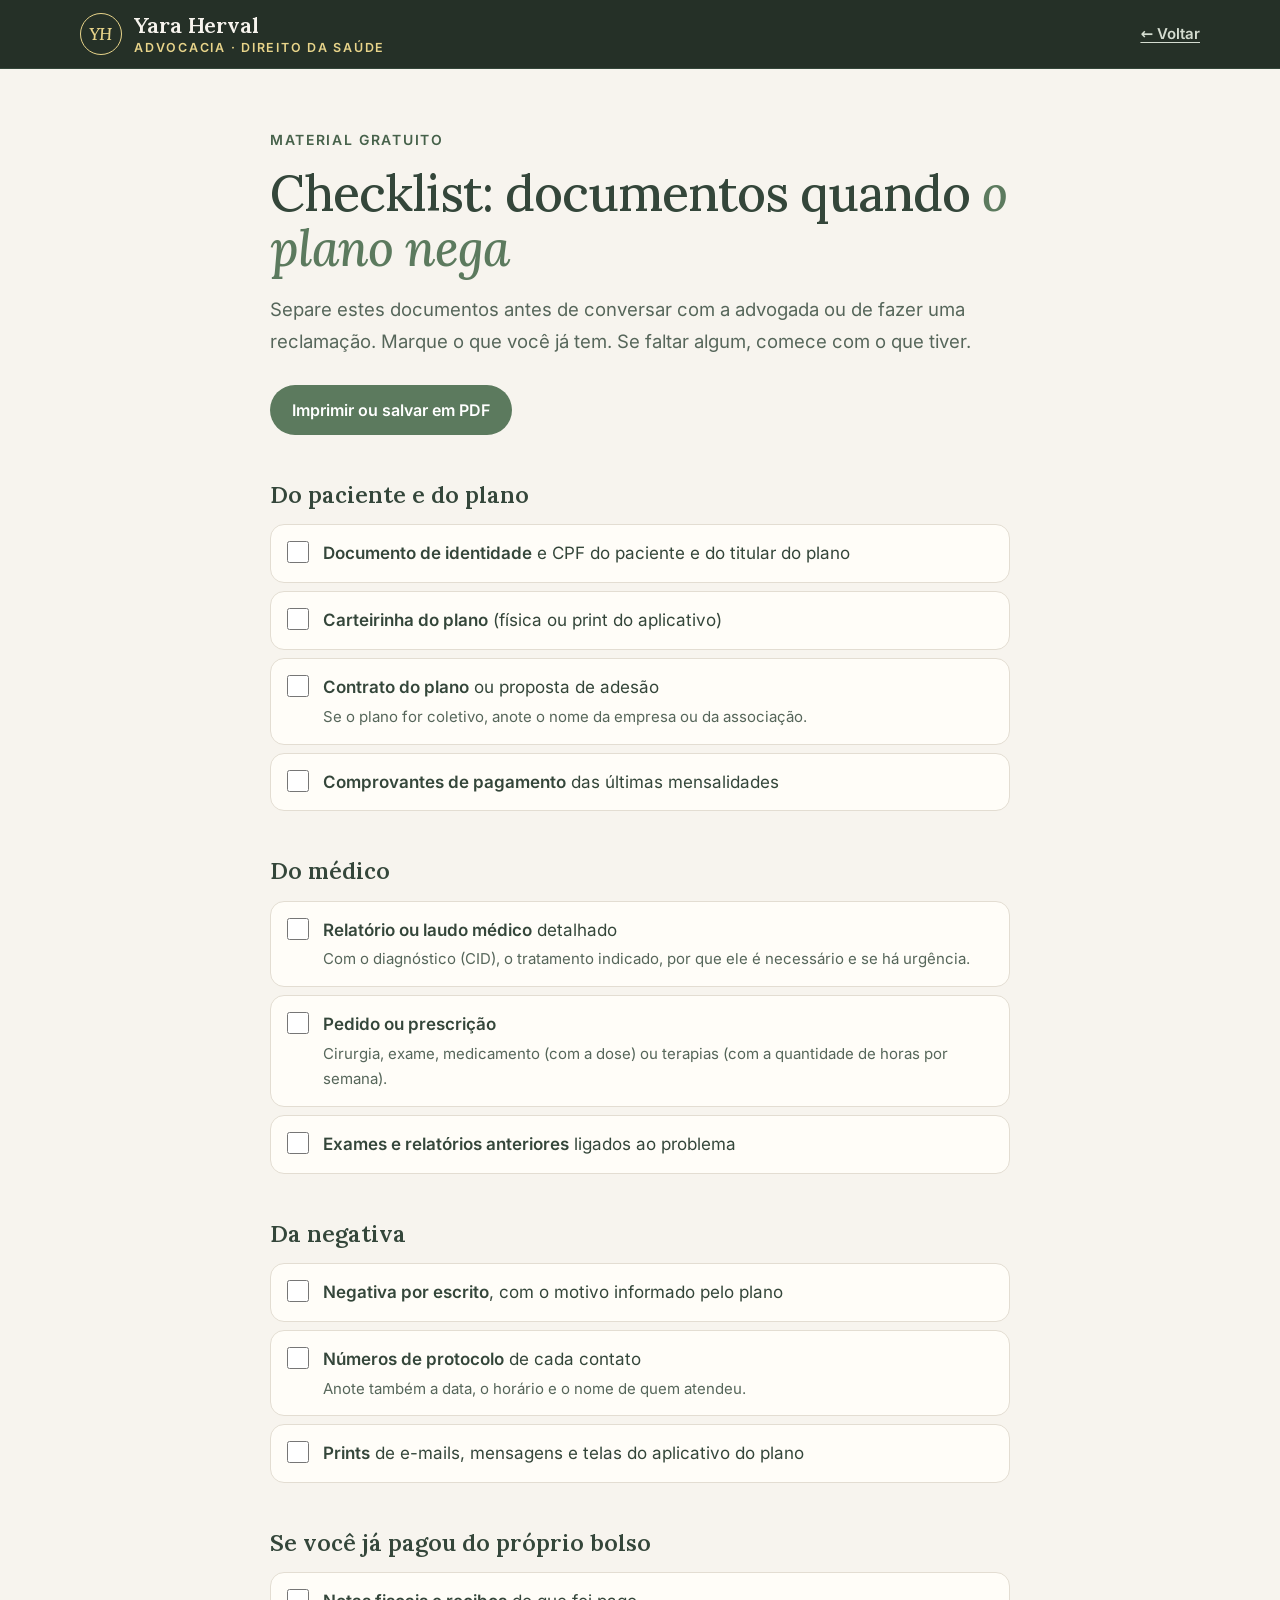
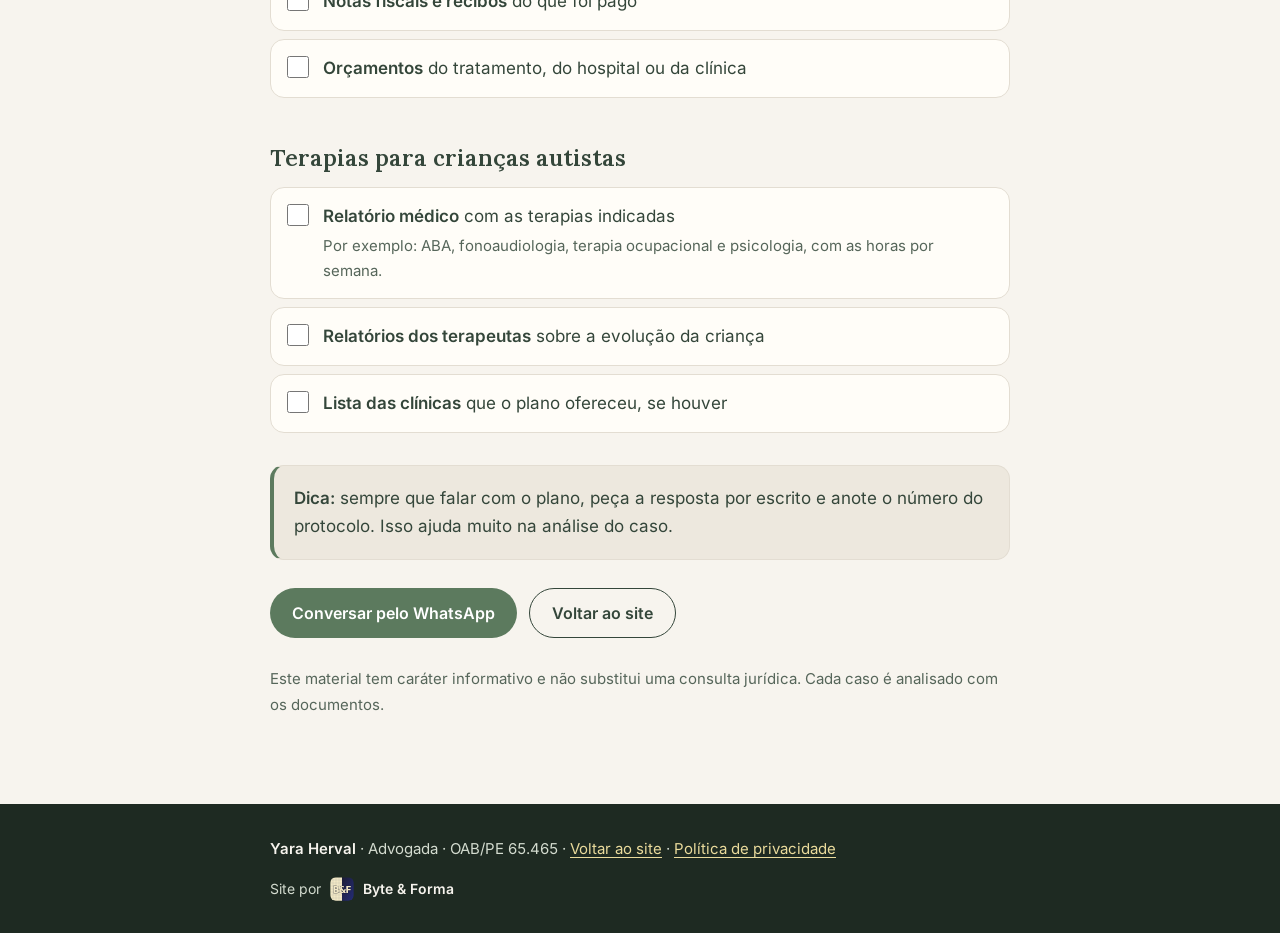
<file: checklist.html>
<!doctype html>
<html lang="pt-BR">
<head>
<meta charset="utf-8">
<meta name="viewport" content="width=device-width, initial-scale=1, viewport-fit=cover">
<title>Checklist: documentos quando o plano nega · Yara Herval</title>
<meta name="description" content="Material gratuito: a lista de documentos para separar quando o plano de saúde nega uma cirurgia, exame, medicamento ou terapia.">
<meta name="robots" content="noindex, nofollow">
<meta name="theme-color" content="#1E2A22">
<link rel="icon" href="favicon.svg" type="image/svg+xml">
<style>
@font-face{font-family:"Lora";src:url(fontes/lora.woff) format("woff");font-weight:400 700;font-display:swap}
@font-face{font-family:"Lora";src:url(fontes/lora-italic.woff) format("woff");font-weight:400 700;font-style:italic;font-display:swap}
@font-face{font-family:"Inter";src:url(fontes/inter-400.woff) format("woff");font-weight:400;font-display:swap}
@font-face{font-family:"Inter";src:url(fontes/inter-600.woff) format("woff");font-weight:600;font-display:swap}
:root{--creme:#F7F4EE;--creme-2:#EDE8DE;--papel:#FFFDF8;--tinta:#34463A;--tinta-2:#56665A;--linha:#E3DDD2;--verde:#5C7A5E;--verde-esc:#46614A;--marrom:#2A3B30;--marca:#E8D48A;color-scheme:light}
*{box-sizing:border-box}
body{margin:0;background:var(--creme);color:var(--tinta);font-family:"Inter",system-ui,sans-serif;font-size:17px;line-height:1.7}
a{color:var(--verde-esc);text-underline-offset:3px}
:focus-visible{outline:3px solid var(--verde);outline-offset:3px;border-radius:6px}
.wrap{max-width:780px;margin:0 auto;padding:0 max(20px,env(safe-area-inset-left,0px))}
.topo{border-bottom:1px solid var(--linha);background:var(--creme)}
.topo .wrap{display:flex;justify-content:space-between;align-items:center;min-height:68px;max-width:1160px}
.marca{text-decoration:none;color:var(--tinta);display:flex;flex-direction:column;line-height:1.1}
.marca b{font-family:"Lora",Georgia,serif;font-weight:600;font-size:22px}
.marca span{font-size:12.5px;letter-spacing:.14em;text-transform:uppercase;color:var(--verde-esc);margin-top:4px;font-weight:600}
.voltar{font-size:15px;font-weight:600;white-space:nowrap}
@media (max-width:420px){.marca span{font-size:12px;letter-spacing:.08em;white-space:nowrap}}
main{padding:56px 0 72px}
.selo{font-size:14px;letter-spacing:.12em;text-transform:uppercase;font-weight:600;color:var(--verde-esc)}
h1{font-family:"Lora",Georgia,serif;font-weight:500;font-size:clamp(34px,5vw,50px);line-height:1.1;letter-spacing:-.02em;margin:12px 0 18px}
h1 em{font-style:italic;color:var(--verde)}
h2{font-family:"Lora",Georgia,serif;font-weight:600;font-size:23px;margin:40px 0 10px}
p,li{color:var(--tinta-2)}
.intro{font-size:18.5px}
.btn{display:inline-flex;align-items:center;justify-content:center;gap:10px;min-height:50px;padding:0 22px;border-radius:999px;font-weight:600;font-size:16px;text-decoration:none;background:var(--verde);color:#fff;border:0;cursor:pointer;font-family:inherit}
.btn.sec{background:transparent;color:var(--tinta);border:1.5px solid var(--tinta)}
.acoes{display:flex;flex-wrap:wrap;gap:12px;margin-top:28px}
footer{background:#1E2A22;color:#D4DCD0;padding:32px 0;font-size:15px}
footer a{color:#EADB9C}
.lista{list-style:none;margin:0;padding:0;display:grid;gap:8px}
.lista label{display:flex;gap:14px;align-items:flex-start;background:var(--papel);border:1px solid var(--linha);border-radius:14px;padding:14px 16px;cursor:pointer;color:var(--tinta)}
.lista input{width:22px;height:22px;flex:none;margin:2px 0 0;accent-color:var(--verde)}
.lista span b{color:var(--tinta)}
.lista small{display:block;color:var(--tinta-2);font-size:15px;margin-top:2px}
.dica{background:var(--creme-2);border:1px solid var(--linha);border-left:4px solid var(--verde);border-radius:14px;padding:18px 20px;margin-top:32px}
.dica p{margin:0;color:var(--tinta)}
.nota{font-size:15px;margin-top:28px}
@media print{.topo .voltar,.acoes,footer,.nao-imprime{display:none!important}body{background:#fff;font-size:12.5pt}main{padding:0}.lista label{border-color:#bbb;padding:8px 10px;break-inside:avoid}h2{margin-top:20px}.dica{break-inside:avoid}}

/* Topo escuro, na cor do rodapé */
.topo{background:rgba(30,42,34,.97)!important;border-bottom:1px solid #34463A!important}
.topo .marca b{color:#F7F4EE}
.topo .marca span{color:#E8D48A}
.topo nav a:not(.btn),.topo .voltar{color:#D4DCD0}
.topo nav a:not(.btn):hover,.topo .voltar:hover{color:#fff}
.topo .btn{background:#E8D48A;color:#2A3B30}
.topo .btn:hover{background:#F1E3A8}
.topo :focus-visible{outline-color:#E8D48A}
.credito{display:inline-flex;align-items:center;gap:9px;text-decoration:none;color:#D4DCD0!important;font-size:14px}
.credito img{border-radius:6px}
.credito b{color:#F7F4EE}

/* Selo da marca */
.marca{display:grid!important;grid-template-columns:auto auto;column-gap:12px;align-items:center;justify-content:start}
.marca b,.marca>span{grid-column:2}
.selo-marca{grid-row:1/3;width:42px;height:42px;border-radius:50%;border:1.5px solid #E8D48A;color:#E8D48A;display:flex;align-items:center;justify-content:center;font-family:"Lora",Georgia,serif;font-style:italic;font-weight:500;font-size:17px;letter-spacing:-.02em;padding-right:1px}
.selo-marca svg{width:22px;height:22px}
@media (max-width:400px){.selo-marca{width:36px;height:36px;font-size:15px}.selo-marca svg{width:19px;height:19px}.marca{column-gap:10px}}
@media (max-width:400px){.topo nav a:not(.btn),.topo .voltar{font-size:0;text-decoration:none}.topo nav a:not(.btn)::before,.topo .voltar::before{content:"←";font-size:24px;line-height:1;display:block;padding:8px 4px}}
@media (max-width:360px){.selo-marca{display:none}.marca span{font-size:11px}}
</style>
</head>
<body>
<header class="topo"><div class="wrap"><a class="marca" href="index.html"><i class="selo-marca" aria-hidden="true">YH</i><b>Yara Herval</b><span>Advocacia · Direito da Saúde</span></a><a class="voltar" href="index.html" aria-label="Voltar ao site">← Voltar</a></div></header>
<main><div class="wrap">
<span class="selo">Material gratuito</span>
<h1>Checklist: documentos quando <em>o plano nega</em></h1>
<p class="intro">Separe estes documentos antes de conversar com a advogada ou de fazer uma reclamação. Marque o que você já tem. Se faltar algum, comece com o que tiver.</p>
<div class="acoes nao-imprime"><button class="btn" type="button" onclick="window.print()">Imprimir ou salvar em PDF</button></div>
<section class="bloco"><h2>Do paciente e do plano</h2><ul class="lista"><li><label><input type="checkbox"><span><b>Documento de identidade</b> e CPF do paciente e do titular do plano</span></label></li><li><label><input type="checkbox"><span><b>Carteirinha do plano</b> (física ou print do aplicativo)</span></label></li><li><label><input type="checkbox"><span><b>Contrato do plano</b> ou proposta de adesão<small>Se o plano for coletivo, anote o nome da empresa ou da associação.</small></span></label></li><li><label><input type="checkbox"><span><b>Comprovantes de pagamento</b> das últimas mensalidades</span></label></li></ul></section><section class="bloco"><h2>Do médico</h2><ul class="lista"><li><label><input type="checkbox"><span><b>Relatório ou laudo médico</b> detalhado<small>Com o diagnóstico (CID), o tratamento indicado, por que ele é necessário e se há urgência.</small></span></label></li><li><label><input type="checkbox"><span><b>Pedido ou prescrição</b><small>Cirurgia, exame, medicamento (com a dose) ou terapias (com a quantidade de horas por semana).</small></span></label></li><li><label><input type="checkbox"><span><b>Exames e relatórios anteriores</b> ligados ao problema</span></label></li></ul></section><section class="bloco"><h2>Da negativa</h2><ul class="lista"><li><label><input type="checkbox"><span><b>Negativa por escrito</b>, com o motivo informado pelo plano</span></label></li><li><label><input type="checkbox"><span><b>Números de protocolo</b> de cada contato<small>Anote também a data, o horário e o nome de quem atendeu.</small></span></label></li><li><label><input type="checkbox"><span><b>Prints</b> de e-mails, mensagens e telas do aplicativo do plano</span></label></li></ul></section><section class="bloco"><h2>Se você já pagou do próprio bolso</h2><ul class="lista"><li><label><input type="checkbox"><span><b>Notas fiscais e recibos</b> do que foi pago</span></label></li><li><label><input type="checkbox"><span><b>Orçamentos</b> do tratamento, do hospital ou da clínica</span></label></li></ul></section><section class="bloco"><h2>Terapias para crianças autistas</h2><ul class="lista"><li><label><input type="checkbox"><span><b>Relatório médico</b> com as terapias indicadas<small>Por exemplo: ABA, fonoaudiologia, terapia ocupacional e psicologia, com as horas por semana.</small></span></label></li><li><label><input type="checkbox"><span><b>Relatórios dos terapeutas</b> sobre a evolução da criança</span></label></li><li><label><input type="checkbox"><span><b>Lista das clínicas</b> que o plano ofereceu, se houver</span></label></li></ul></section>
<div class="dica"><p><b>Dica:</b> sempre que falar com o plano, peça a resposta por escrito e anote o número do protocolo. Isso ajuda muito na análise do caso.</p></div>
<div class="acoes nao-imprime">
<a class="btn" href="https://wa.me/5581997171678?text=Ol%C3%A1%2C%20Yara%21%20Vim%20pelo%20checklist%20de%20documentos%20do%20site%20e%20gostaria%20de%20uma%20orienta%C3%A7%C3%A3o." target="_blank" rel="noopener" data-clique="checklist">Conversar pelo WhatsApp</a>
<a class="btn sec" href="index.html">Voltar ao site</a>
</div>
<p class="nota">Este material tem caráter informativo e não substitui uma consulta jurídica. Cada caso é analisado com os documentos.</p>
</div></main>
<footer><div class="wrap"><b style="color:#F7F4EE">Yara Herval</b> · Advogada · OAB/PE 65.465 · <a href="index.html">Voltar ao site</a> · <a href="privacidade.html">Política de privacidade</a><div style="margin-top:14px"><a class="credito" href="https://byteeforma.com.br" target="_blank" rel="noopener"><span>Site por</span><img src="byteeforma.svg" alt="" width="24" height="24"><b>Byte &amp; Forma</b></a></div></div></footer>
</body>
</html>
</file>
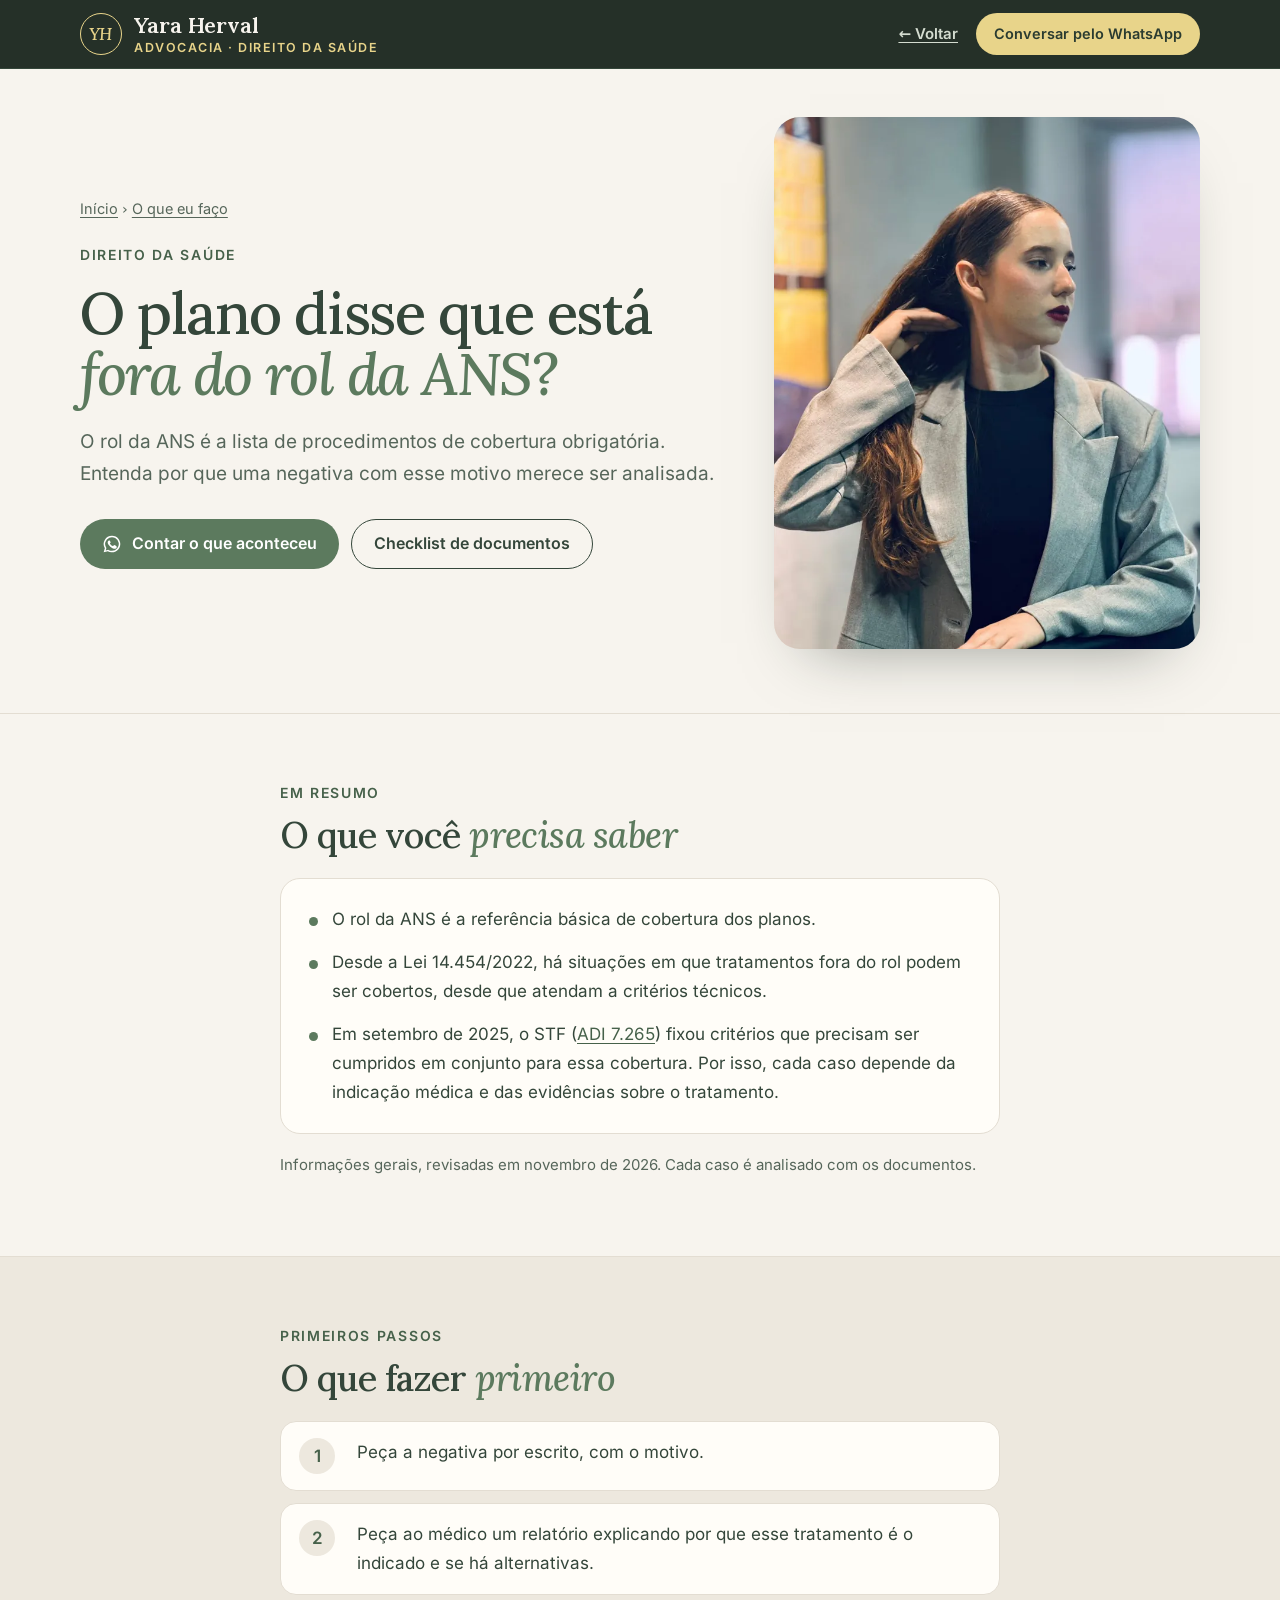
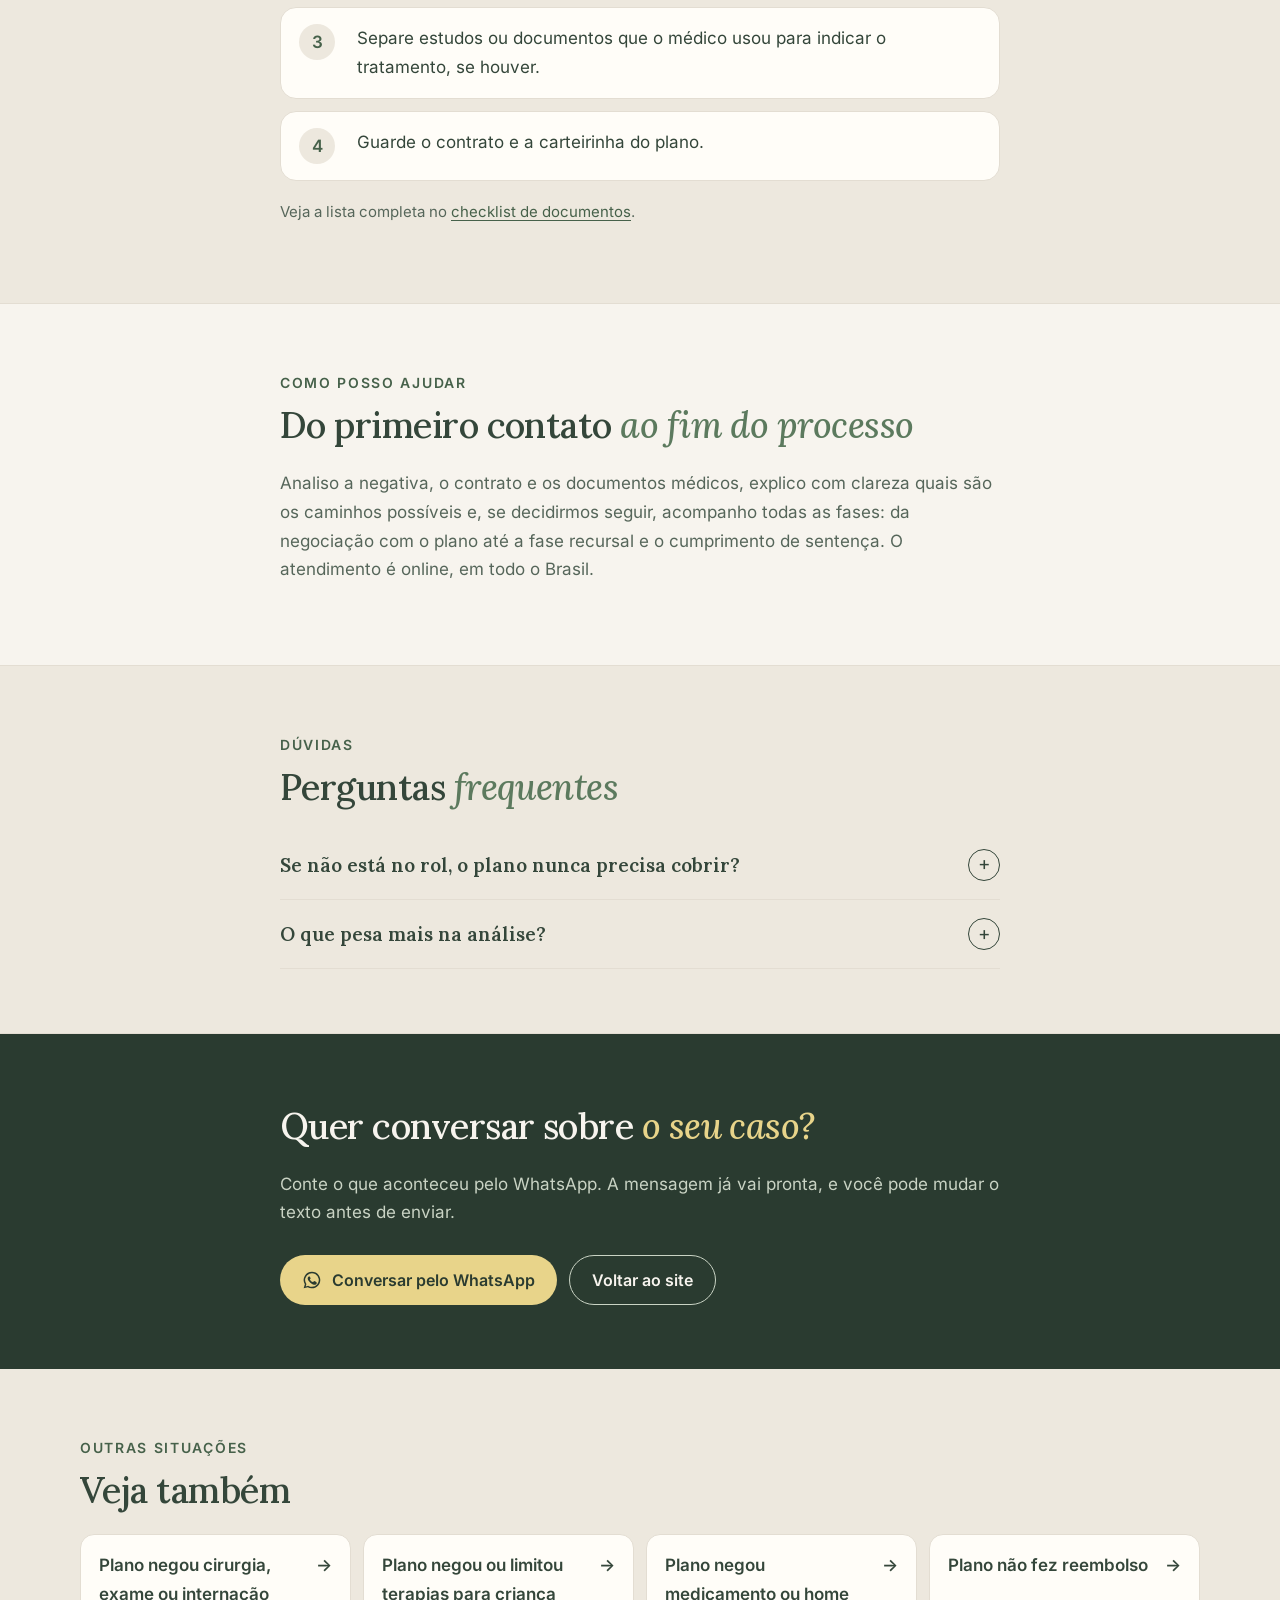
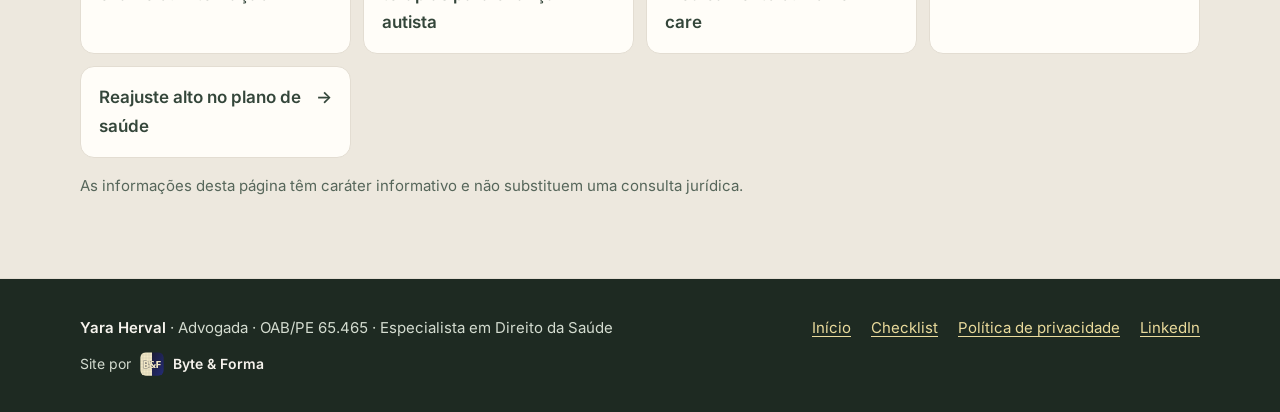
<file: fora-do-rol-da-ans.html>
<!doctype html>
<html lang="pt-BR">
<head>
<meta charset="utf-8">
<meta name="viewport" content="width=device-width, initial-scale=1, viewport-fit=cover">
<title>Plano negou por estar fora do rol da ANS · Yara Herval, advogada</title>
<meta name="description" content="O rol da ANS é a lista de procedimentos de cobertura obrigatória. Entenda por que uma negativa com esse motivo merece ser analisada.">
<meta name="robots" content="noindex, nofollow">
<meta name="theme-color" content="#1E2A22">
<link rel="icon" href="favicon.svg" type="image/svg+xml">
<link rel="apple-touch-icon" href="apple-touch-icon.png">
<meta property="og:type" content="article">
<meta property="og:title" content="Plano negou por estar fora do rol da ANS · Yara Herval">
<meta property="og:description" content="O rol da ANS é a lista de procedimentos de cobertura obrigatória. Entenda por que uma negativa com esse motivo merece ser analisada.">
<meta property="og:image" content="https://joao-erick.github.io/yara-herval/compartilhar.jpg">
<link rel="preload" href="fontes/lora.woff" as="font" type="font/woff" crossorigin>
<link rel="stylesheet" href="pagina.css">
</head>
<body>
<header class="topo"><div class="wrap">
  <a class="marca" href="index.html"><i class="selo-marca" aria-hidden="true">YH</i><b>Yara Herval</b><span>Advocacia · Direito da Saúde</span></a>
  <nav aria-label="Principal"><a href="index.html" aria-label="Voltar ao site">← Voltar</a><a class="btn" href="https://wa.me/5581997171678?text=Ol%C3%A1%2C%20Yara%21%20Vim%20pelo%20site.%20O%20plano%20de%20sa%C3%BAde%20negou%20um%20tratamento%20dizendo%20que%20est%C3%A1%20fora%20do%20rol%20da%20ANS%20e%20gostaria%20de%20uma%20orienta%C3%A7%C3%A3o." target="_blank" rel="noopener" data-clique="pagina-topo">Conversar pelo WhatsApp</a></nav>
</div></header>
<main>
<div class="topo-pag"><div class="wrap">
  <div>
    <p class="migalha"><a href="index.html">Início</a> › <a href="index.html#o-que-eu-faco">O que eu faço</a></p>
    <span class="selo">Direito da Saúde</span>
    <h1>O plano disse que está <em>fora do rol da ANS?</em></h1>
    <p class="intro">O rol da ANS é a lista de procedimentos de cobertura obrigatória. Entenda por que uma negativa com esse motivo merece ser analisada.</p>
    <div class="acoes"><a class="btn" href="https://wa.me/5581997171678?text=Ol%C3%A1%2C%20Yara%21%20Vim%20pelo%20site.%20O%20plano%20de%20sa%C3%BAde%20negou%20um%20tratamento%20dizendo%20que%20est%C3%A1%20fora%20do%20rol%20da%20ANS%20e%20gostaria%20de%20uma%20orienta%C3%A7%C3%A3o." target="_blank" rel="noopener" data-clique="pagina-principal"><svg viewBox="0 0 24 24" fill="currentColor" aria-hidden="true"><path d="M12 2a10 10 0 0 0-8.6 15.1L2 22l5-1.3A10 10 0 1 0 12 2Zm0 18.2a8.2 8.2 0 0 1-4.2-1.1l-.3-.2-3 .8.8-2.9-.2-.3A8.2 8.2 0 1 1 12 20.2Zm4.5-6.1c-.2-.1-1.5-.7-1.7-.8s-.4-.1-.6.1-.7.8-.8 1-.3.2-.5.1a6.7 6.7 0 0 1-3.3-2.9c-.2-.4.2-.4.7-1.3.1-.2 0-.3 0-.4l-.8-1.8c-.2-.5-.4-.4-.6-.4h-.5a1 1 0 0 0-.7.3 3 3 0 0 0-.9 2.2 5.2 5.2 0 0 0 1.1 2.8 11.9 11.9 0 0 0 4.6 4c1.7.7 2.4.8 3.2.7a2.8 2.8 0 0 0 1.8-1.3 2.3 2.3 0 0 0 .2-1.3c-.1-.1-.3-.2-.5-.3Z"/></svg>Contar o que aconteceu</a><a class="btn sec" href="checklist.html">Checklist de documentos</a></div>
  </div>
  <figure class="foto"><img src="fotos/caso-a.webp" alt="Yara Herval de terno cinza, no escritório" width="720" height="960" fetchpriority="high"></figure>
</div></div>

<section><div class="wrap estreito">
  <span class="selo">Em resumo</span>
  <h2>O que você <em>precisa saber</em></h2>
  <div class="cartao"><ul class="marcas"><li><span>O rol da ANS é a referência básica de cobertura dos planos.</span></li><li><span>Desde a Lei 14.454/2022, há situações em que tratamentos fora do rol podem ser cobertos, desde que atendam a critérios técnicos.</span></li><li><span>Em setembro de 2025, o STF (<a href="https://noticias.stf.jus.br/?p=147051" target="_blank" rel="noopener">ADI 7.265</a>) fixou critérios que precisam ser cumpridos em conjunto para essa cobertura. Por isso, cada caso depende da indicação médica e das evidências sobre o tratamento.</span></li></ul></div>
  <p class="fonte">Informações gerais, revisadas em novembro de 2026. Cada caso é analisado com os documentos.</p>
</div></section>

<section><div class="wrap estreito">
  <span class="selo">Primeiros passos</span>
  <h2>O que fazer <em>primeiro</em></h2>
  <ol class="passos"><li><span>Peça a negativa por escrito, com o motivo.</span></li><li><span>Peça ao médico um relatório explicando por que esse tratamento é o indicado e se há alternativas.</span></li><li><span>Separe estudos ou documentos que o médico usou para indicar o tratamento, se houver.</span></li><li><span>Guarde o contrato e a carteirinha do plano.</span></li></ol>
  <p class="fonte">Veja a lista completa no <a href="checklist.html">checklist de documentos</a>.</p>
</div></section>

<section><div class="wrap estreito">
  <span class="selo">Como posso ajudar</span>
  <h2>Do primeiro contato <em>ao fim do processo</em></h2>
  <p>Analiso a negativa, o contrato e os documentos médicos, explico com clareza quais são os caminhos possíveis e, se decidirmos seguir, acompanho todas as fases: da negociação com o plano até a fase recursal e o cumprimento de sentença. O atendimento é online, em todo o Brasil.</p>
</div></section>

<section><div class="wrap estreito">
  <span class="selo">Dúvidas</span>
  <h2>Perguntas <em>frequentes</em></h2>
  <div class="faq"><details><summary>Se não está no rol, o plano nunca precisa cobrir?</summary><p>Não necessariamente. A lei e a decisão do STF de 2025 preveem critérios para a cobertura de tratamentos fora do rol. Cada caso precisa ser analisado com os documentos.</p></details><details><summary>O que pesa mais na análise?</summary><p>A indicação médica bem fundamentada e as evidências sobre o tratamento costumam ser os pontos centrais.</p></details></div>
</div></section>

<section class="chamada"><div class="wrap estreito">
  <h2>Quer conversar sobre <em>o seu caso?</em></h2>
  <p>Conte o que aconteceu pelo WhatsApp. A mensagem já vai pronta, e você pode mudar o texto antes de enviar.</p>
  <div class="acoes"><a class="btn" href="https://wa.me/5581997171678?text=Ol%C3%A1%2C%20Yara%21%20Vim%20pelo%20site.%20O%20plano%20de%20sa%C3%BAde%20negou%20um%20tratamento%20dizendo%20que%20est%C3%A1%20fora%20do%20rol%20da%20ANS%20e%20gostaria%20de%20uma%20orienta%C3%A7%C3%A3o." target="_blank" rel="noopener" data-clique="pagina-final"><svg viewBox="0 0 24 24" fill="currentColor" aria-hidden="true"><path d="M12 2a10 10 0 0 0-8.6 15.1L2 22l5-1.3A10 10 0 1 0 12 2Zm0 18.2a8.2 8.2 0 0 1-4.2-1.1l-.3-.2-3 .8.8-2.9-.2-.3A8.2 8.2 0 1 1 12 20.2Zm4.5-6.1c-.2-.1-1.5-.7-1.7-.8s-.4-.1-.6.1-.7.8-.8 1-.3.2-.5.1a6.7 6.7 0 0 1-3.3-2.9c-.2-.4.2-.4.7-1.3.1-.2 0-.3 0-.4l-.8-1.8c-.2-.5-.4-.4-.6-.4h-.5a1 1 0 0 0-.7.3 3 3 0 0 0-.9 2.2 5.2 5.2 0 0 0 1.1 2.8 11.9 11.9 0 0 0 4.6 4c1.7.7 2.4.8 3.2.7a2.8 2.8 0 0 0 1.8-1.3 2.3 2.3 0 0 0 .2-1.3c-.1-.1-.3-.2-.5-.3Z"/></svg>Conversar pelo WhatsApp</a><a class="btn sec" href="index.html">Voltar ao site</a></div>
</div></section>

<section><div class="wrap">
  <span class="selo">Outras situações</span>
  <h2>Veja também</h2>
  <ul class="outras"><li><a href="plano-negou-cirurgia.html"><span>Plano negou cirurgia, exame ou internação</span><span aria-hidden="true">→</span></a></li><li><a href="terapias-autismo.html"><span>Plano negou ou limitou terapias para criança autista</span><span aria-hidden="true">→</span></a></li><li><a href="medicamento-e-home-care.html"><span>Plano negou medicamento ou home care</span><span aria-hidden="true">→</span></a></li><li><a href="reembolso.html"><span>Plano não fez reembolso</span><span aria-hidden="true">→</span></a></li><li><a href="reajuste-abusivo.html"><span>Reajuste alto no plano de saúde</span><span aria-hidden="true">→</span></a></li></ul>
  <p class="aviso">As informações desta página têm caráter informativo e não substituem uma consulta jurídica.</p>
</div></section>
</main>
<footer><div class="wrap"><div><b style="color:#F7F4EE">Yara Herval</b> · Advogada · OAB/PE 65.465 · Especialista em Direito da Saúde</div><nav aria-label="Rodapé"><a href="index.html">Início</a><a href="checklist.html">Checklist</a><a href="privacidade.html">Política de privacidade</a><a href="https://www.linkedin.com/in/yara-herval" target="_blank" rel="noopener">LinkedIn</a></nav><a class="credito" href="https://byteeforma.com.br" target="_blank" rel="noopener"><span>Site por</span><img src="byteeforma.svg" alt="" width="24" height="24"><b>Byte &amp; Forma</b></a></div></footer>
<a class="flutua" href="https://wa.me/5581997171678?text=Ol%C3%A1%2C%20Yara%21%20Vim%20pelo%20site.%20O%20plano%20de%20sa%C3%BAde%20negou%20um%20tratamento%20dizendo%20que%20est%C3%A1%20fora%20do%20rol%20da%20ANS%20e%20gostaria%20de%20uma%20orienta%C3%A7%C3%A3o." target="_blank" rel="noopener" aria-label="Conversar pelo WhatsApp" data-clique="pagina-flutuante"><svg viewBox="0 0 24 24" fill="currentColor" aria-hidden="true"><path d="M12 2a10 10 0 0 0-8.6 15.1L2 22l5-1.3A10 10 0 1 0 12 2Zm0 18.2a8.2 8.2 0 0 1-4.2-1.1l-.3-.2-3 .8.8-2.9-.2-.3A8.2 8.2 0 1 1 12 20.2Zm4.5-6.1c-.2-.1-1.5-.7-1.7-.8s-.4-.1-.6.1-.7.8-.8 1-.3.2-.5.1a6.7 6.7 0 0 1-3.3-2.9c-.2-.4.2-.4.7-1.3.1-.2 0-.3 0-.4l-.8-1.8c-.2-.5-.4-.4-.6-.4h-.5a1 1 0 0 0-.7.3 3 3 0 0 0-.9 2.2 5.2 5.2 0 0 0 1.1 2.8 11.9 11.9 0 0 0 4.6 4c1.7.7 2.4.8 3.2.7a2.8 2.8 0 0 0 1.8-1.3 2.3 2.3 0 0 0 .2-1.3c-.1-.1-.3-.2-.5-.3Z"/></svg></a>
</body>
</html>
</file>
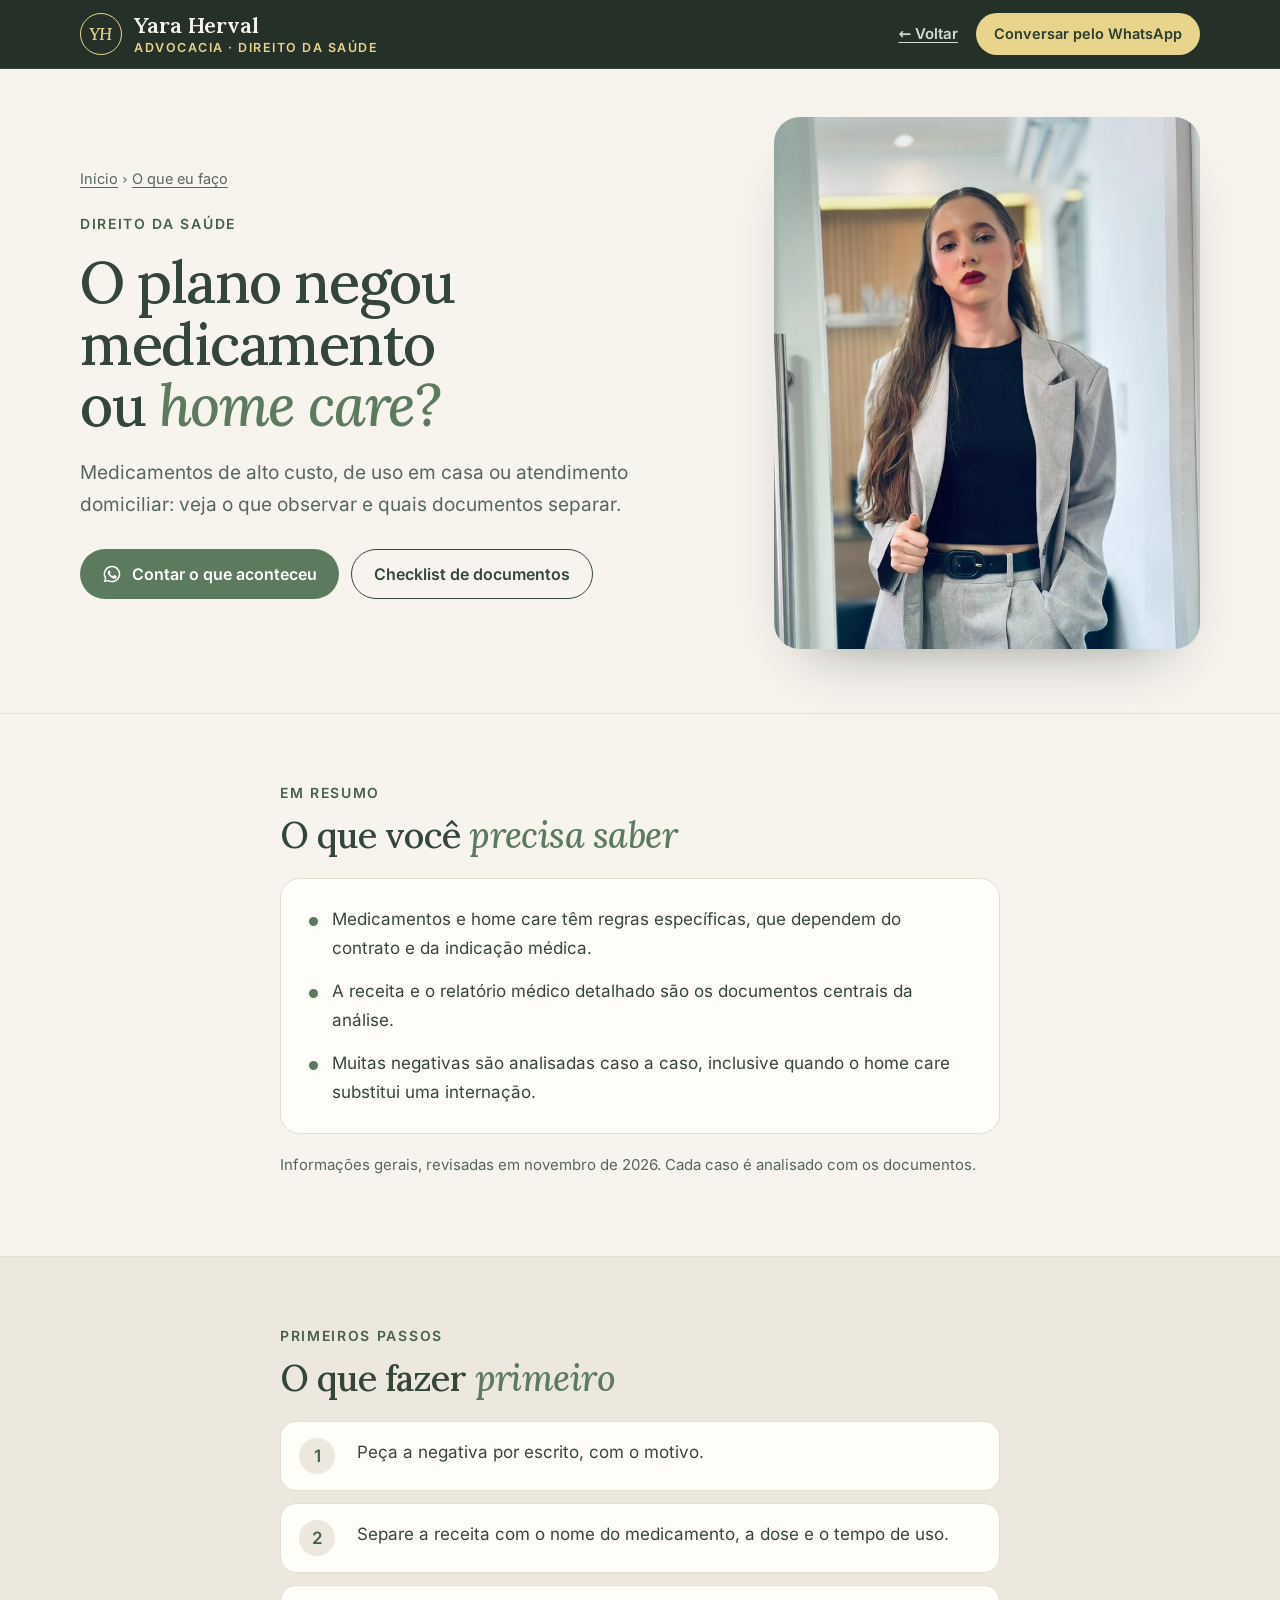
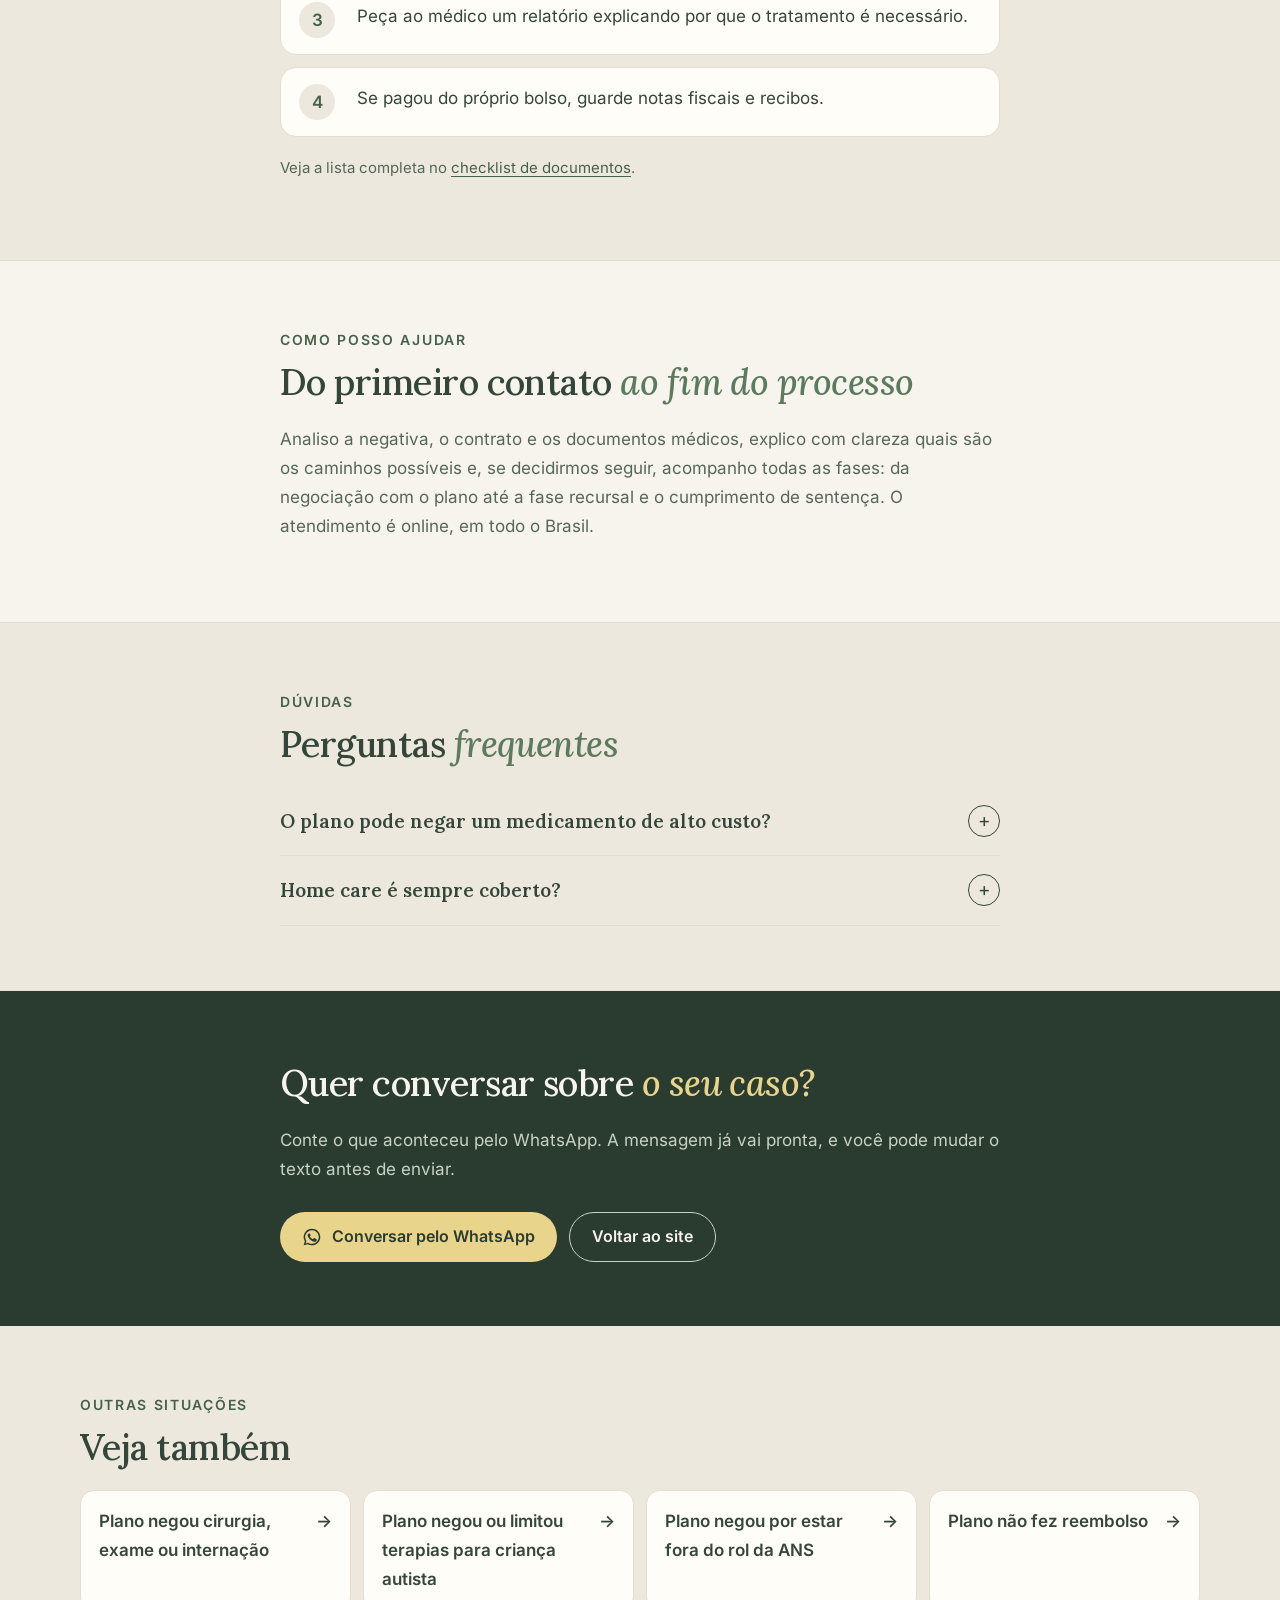
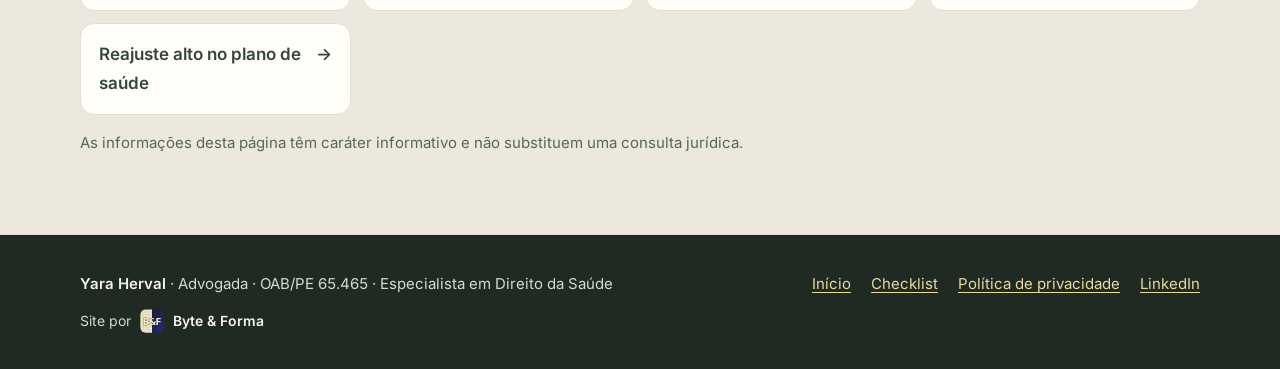
<file: medicamento-e-home-care.html>
<!doctype html>
<html lang="pt-BR">
<head>
<meta charset="utf-8">
<meta name="viewport" content="width=device-width, initial-scale=1, viewport-fit=cover">
<title>Plano negou medicamento ou home care · Yara Herval, advogada</title>
<meta name="description" content="Medicamentos de alto custo, de uso em casa ou atendimento domiciliar: veja o que observar e quais documentos separar.">
<meta name="robots" content="noindex, nofollow">
<meta name="theme-color" content="#1E2A22">
<link rel="icon" href="favicon.svg" type="image/svg+xml">
<link rel="apple-touch-icon" href="apple-touch-icon.png">
<meta property="og:type" content="article">
<meta property="og:title" content="Plano negou medicamento ou home care · Yara Herval">
<meta property="og:description" content="Medicamentos de alto custo, de uso em casa ou atendimento domiciliar: veja o que observar e quais documentos separar.">
<meta property="og:image" content="https://joao-erick.github.io/yara-herval/compartilhar.jpg">
<link rel="preload" href="fontes/lora.woff" as="font" type="font/woff" crossorigin>
<link rel="stylesheet" href="pagina.css">
</head>
<body>
<header class="topo"><div class="wrap">
  <a class="marca" href="index.html"><i class="selo-marca" aria-hidden="true">YH</i><b>Yara Herval</b><span>Advocacia · Direito da Saúde</span></a>
  <nav aria-label="Principal"><a href="index.html" aria-label="Voltar ao site">← Voltar</a><a class="btn" href="https://wa.me/5581997171678?text=Ol%C3%A1%2C%20Yara%21%20Vim%20pelo%20site.%20O%20plano%20de%20sa%C3%BAde%20negou%20um%20medicamento%20ou%20home%20care%20e%20gostaria%20de%20uma%20orienta%C3%A7%C3%A3o." target="_blank" rel="noopener" data-clique="pagina-topo">Conversar pelo WhatsApp</a></nav>
</div></header>
<main>
<div class="topo-pag"><div class="wrap">
  <div>
    <p class="migalha"><a href="index.html">Início</a> › <a href="index.html#o-que-eu-faco">O que eu faço</a></p>
    <span class="selo">Direito da Saúde</span>
    <h1>O plano negou medicamento ou <em>home care?</em></h1>
    <p class="intro">Medicamentos de alto custo, de uso em casa ou atendimento domiciliar: veja o que observar e quais documentos separar.</p>
    <div class="acoes"><a class="btn" href="https://wa.me/5581997171678?text=Ol%C3%A1%2C%20Yara%21%20Vim%20pelo%20site.%20O%20plano%20de%20sa%C3%BAde%20negou%20um%20medicamento%20ou%20home%20care%20e%20gostaria%20de%20uma%20orienta%C3%A7%C3%A3o." target="_blank" rel="noopener" data-clique="pagina-principal"><svg viewBox="0 0 24 24" fill="currentColor" aria-hidden="true"><path d="M12 2a10 10 0 0 0-8.6 15.1L2 22l5-1.3A10 10 0 1 0 12 2Zm0 18.2a8.2 8.2 0 0 1-4.2-1.1l-.3-.2-3 .8.8-2.9-.2-.3A8.2 8.2 0 1 1 12 20.2Zm4.5-6.1c-.2-.1-1.5-.7-1.7-.8s-.4-.1-.6.1-.7.8-.8 1-.3.2-.5.1a6.7 6.7 0 0 1-3.3-2.9c-.2-.4.2-.4.7-1.3.1-.2 0-.3 0-.4l-.8-1.8c-.2-.5-.4-.4-.6-.4h-.5a1 1 0 0 0-.7.3 3 3 0 0 0-.9 2.2 5.2 5.2 0 0 0 1.1 2.8 11.9 11.9 0 0 0 4.6 4c1.7.7 2.4.8 3.2.7a2.8 2.8 0 0 0 1.8-1.3 2.3 2.3 0 0 0 .2-1.3c-.1-.1-.3-.2-.5-.3Z"/></svg>Contar o que aconteceu</a><a class="btn sec" href="checklist.html">Checklist de documentos</a></div>
  </div>
  <figure class="foto"><img src="fotos/caso-b.webp" alt="Yara Herval de terno cinza, de frente" width="720" height="960" fetchpriority="high"></figure>
</div></div>

<section><div class="wrap estreito">
  <span class="selo">Em resumo</span>
  <h2>O que você <em>precisa saber</em></h2>
  <div class="cartao"><ul class="marcas"><li><span>Medicamentos e home care têm regras específicas, que dependem do contrato e da indicação médica.</span></li><li><span>A receita e o relatório médico detalhado são os documentos centrais da análise.</span></li><li><span>Muitas negativas são analisadas caso a caso, inclusive quando o home care substitui uma internação.</span></li></ul></div>
  <p class="fonte">Informações gerais, revisadas em novembro de 2026. Cada caso é analisado com os documentos.</p>
</div></section>

<section><div class="wrap estreito">
  <span class="selo">Primeiros passos</span>
  <h2>O que fazer <em>primeiro</em></h2>
  <ol class="passos"><li><span>Peça a negativa por escrito, com o motivo.</span></li><li><span>Separe a receita com o nome do medicamento, a dose e o tempo de uso.</span></li><li><span>Peça ao médico um relatório explicando por que o tratamento é necessário.</span></li><li><span>Se pagou do próprio bolso, guarde notas fiscais e recibos.</span></li></ol>
  <p class="fonte">Veja a lista completa no <a href="checklist.html">checklist de documentos</a>.</p>
</div></section>

<section><div class="wrap estreito">
  <span class="selo">Como posso ajudar</span>
  <h2>Do primeiro contato <em>ao fim do processo</em></h2>
  <p>Analiso a negativa, o contrato e os documentos médicos, explico com clareza quais são os caminhos possíveis e, se decidirmos seguir, acompanho todas as fases: da negociação com o plano até a fase recursal e o cumprimento de sentença. O atendimento é online, em todo o Brasil.</p>
</div></section>

<section><div class="wrap estreito">
  <span class="selo">Dúvidas</span>
  <h2>Perguntas <em>frequentes</em></h2>
  <div class="faq"><details><summary>O plano pode negar um medicamento de alto custo?</summary><p>Depende do caso, do contrato e das regras aplicáveis. O custo, sozinho, não define a cobertura. É preciso analisar os documentos.</p></details><details><summary>Home care é sempre coberto?</summary><p>Não há uma resposta única. A análise considera a indicação médica e se o atendimento em casa substitui uma internação.</p></details></div>
</div></section>

<section class="chamada"><div class="wrap estreito">
  <h2>Quer conversar sobre <em>o seu caso?</em></h2>
  <p>Conte o que aconteceu pelo WhatsApp. A mensagem já vai pronta, e você pode mudar o texto antes de enviar.</p>
  <div class="acoes"><a class="btn" href="https://wa.me/5581997171678?text=Ol%C3%A1%2C%20Yara%21%20Vim%20pelo%20site.%20O%20plano%20de%20sa%C3%BAde%20negou%20um%20medicamento%20ou%20home%20care%20e%20gostaria%20de%20uma%20orienta%C3%A7%C3%A3o." target="_blank" rel="noopener" data-clique="pagina-final"><svg viewBox="0 0 24 24" fill="currentColor" aria-hidden="true"><path d="M12 2a10 10 0 0 0-8.6 15.1L2 22l5-1.3A10 10 0 1 0 12 2Zm0 18.2a8.2 8.2 0 0 1-4.2-1.1l-.3-.2-3 .8.8-2.9-.2-.3A8.2 8.2 0 1 1 12 20.2Zm4.5-6.1c-.2-.1-1.5-.7-1.7-.8s-.4-.1-.6.1-.7.8-.8 1-.3.2-.5.1a6.7 6.7 0 0 1-3.3-2.9c-.2-.4.2-.4.7-1.3.1-.2 0-.3 0-.4l-.8-1.8c-.2-.5-.4-.4-.6-.4h-.5a1 1 0 0 0-.7.3 3 3 0 0 0-.9 2.2 5.2 5.2 0 0 0 1.1 2.8 11.9 11.9 0 0 0 4.6 4c1.7.7 2.4.8 3.2.7a2.8 2.8 0 0 0 1.8-1.3 2.3 2.3 0 0 0 .2-1.3c-.1-.1-.3-.2-.5-.3Z"/></svg>Conversar pelo WhatsApp</a><a class="btn sec" href="index.html">Voltar ao site</a></div>
</div></section>

<section><div class="wrap">
  <span class="selo">Outras situações</span>
  <h2>Veja também</h2>
  <ul class="outras"><li><a href="plano-negou-cirurgia.html"><span>Plano negou cirurgia, exame ou internação</span><span aria-hidden="true">→</span></a></li><li><a href="terapias-autismo.html"><span>Plano negou ou limitou terapias para criança autista</span><span aria-hidden="true">→</span></a></li><li><a href="fora-do-rol-da-ans.html"><span>Plano negou por estar fora do rol da ANS</span><span aria-hidden="true">→</span></a></li><li><a href="reembolso.html"><span>Plano não fez reembolso</span><span aria-hidden="true">→</span></a></li><li><a href="reajuste-abusivo.html"><span>Reajuste alto no plano de saúde</span><span aria-hidden="true">→</span></a></li></ul>
  <p class="aviso">As informações desta página têm caráter informativo e não substituem uma consulta jurídica.</p>
</div></section>
</main>
<footer><div class="wrap"><div><b style="color:#F7F4EE">Yara Herval</b> · Advogada · OAB/PE 65.465 · Especialista em Direito da Saúde</div><nav aria-label="Rodapé"><a href="index.html">Início</a><a href="checklist.html">Checklist</a><a href="privacidade.html">Política de privacidade</a><a href="https://www.linkedin.com/in/yara-herval" target="_blank" rel="noopener">LinkedIn</a></nav><a class="credito" href="https://byteeforma.com.br" target="_blank" rel="noopener"><span>Site por</span><img src="byteeforma.svg" alt="" width="24" height="24"><b>Byte &amp; Forma</b></a></div></footer>
<a class="flutua" href="https://wa.me/5581997171678?text=Ol%C3%A1%2C%20Yara%21%20Vim%20pelo%20site.%20O%20plano%20de%20sa%C3%BAde%20negou%20um%20medicamento%20ou%20home%20care%20e%20gostaria%20de%20uma%20orienta%C3%A7%C3%A3o." target="_blank" rel="noopener" aria-label="Conversar pelo WhatsApp" data-clique="pagina-flutuante"><svg viewBox="0 0 24 24" fill="currentColor" aria-hidden="true"><path d="M12 2a10 10 0 0 0-8.6 15.1L2 22l5-1.3A10 10 0 1 0 12 2Zm0 18.2a8.2 8.2 0 0 1-4.2-1.1l-.3-.2-3 .8.8-2.9-.2-.3A8.2 8.2 0 1 1 12 20.2Zm4.5-6.1c-.2-.1-1.5-.7-1.7-.8s-.4-.1-.6.1-.7.8-.8 1-.3.2-.5.1a6.7 6.7 0 0 1-3.3-2.9c-.2-.4.2-.4.7-1.3.1-.2 0-.3 0-.4l-.8-1.8c-.2-.5-.4-.4-.6-.4h-.5a1 1 0 0 0-.7.3 3 3 0 0 0-.9 2.2 5.2 5.2 0 0 0 1.1 2.8 11.9 11.9 0 0 0 4.6 4c1.7.7 2.4.8 3.2.7a2.8 2.8 0 0 0 1.8-1.3 2.3 2.3 0 0 0 .2-1.3c-.1-.1-.3-.2-.5-.3Z"/></svg></a>
</body>
</html>
</file>
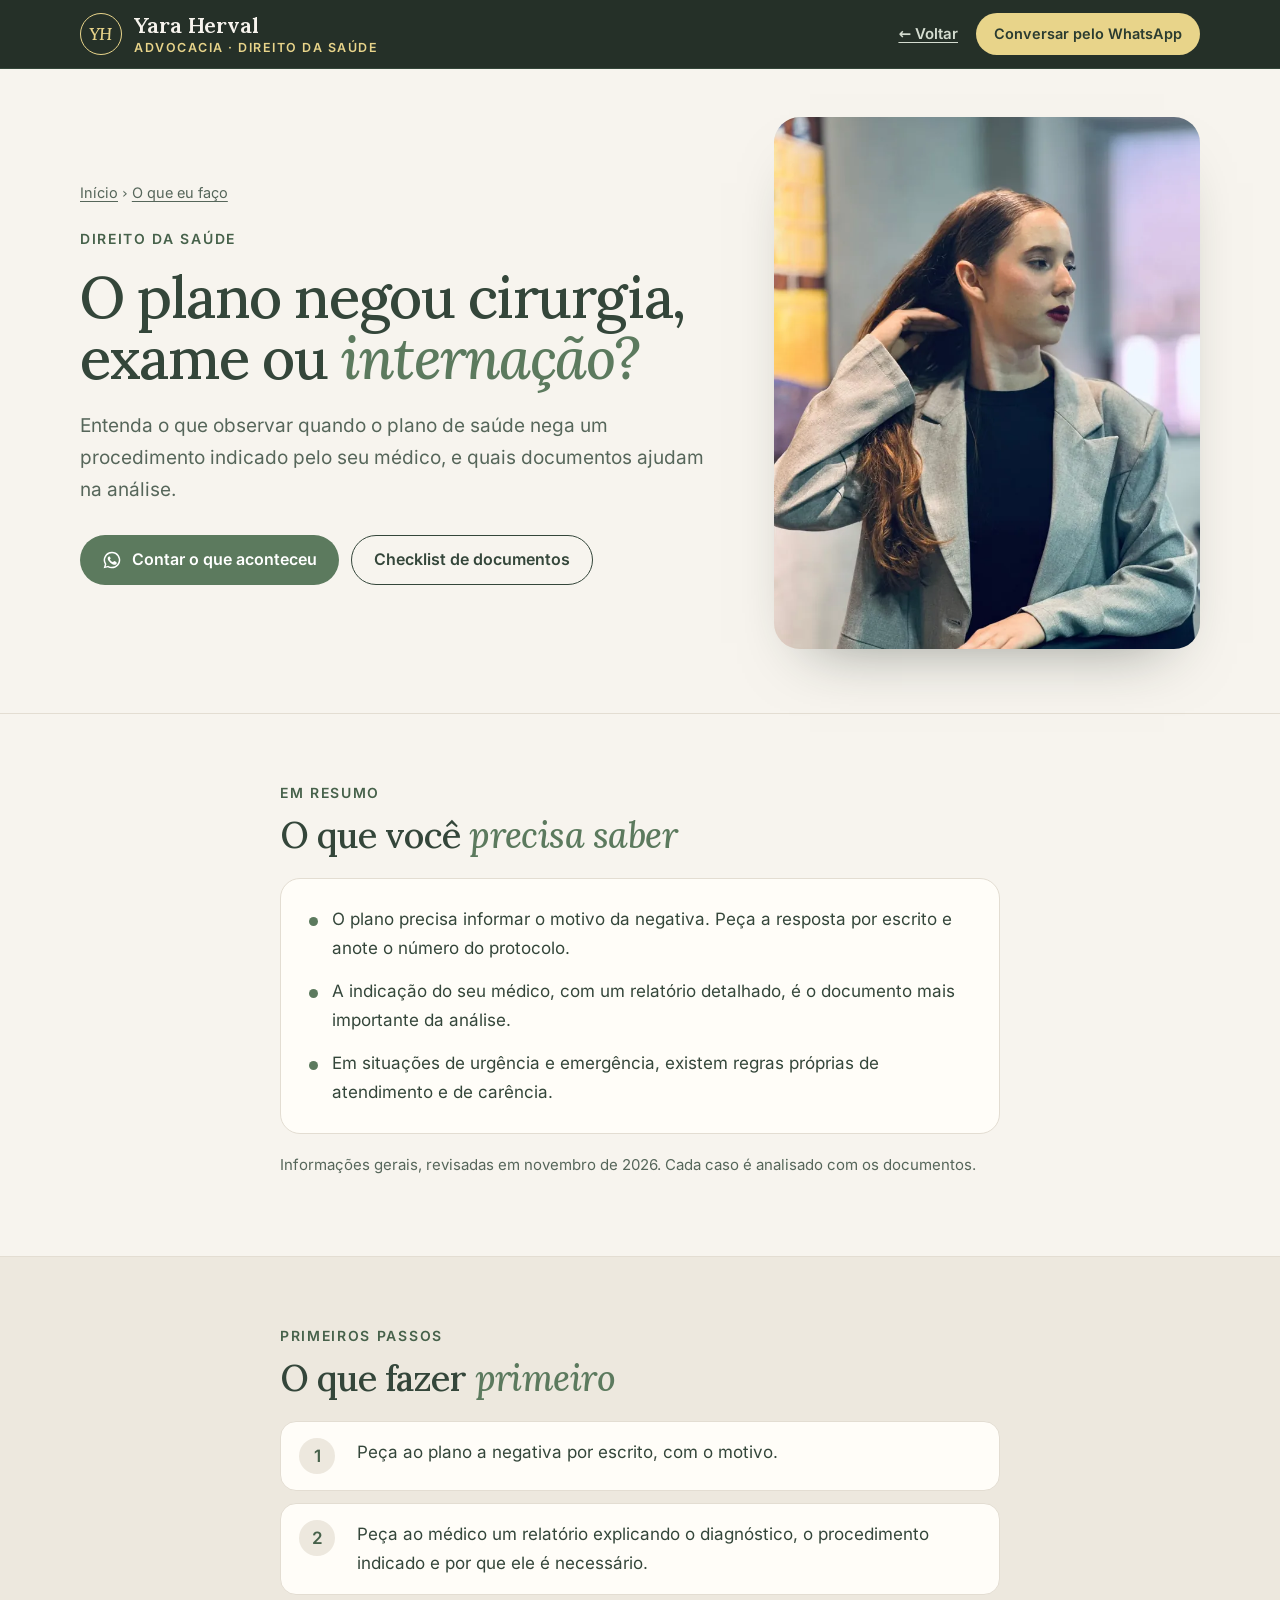
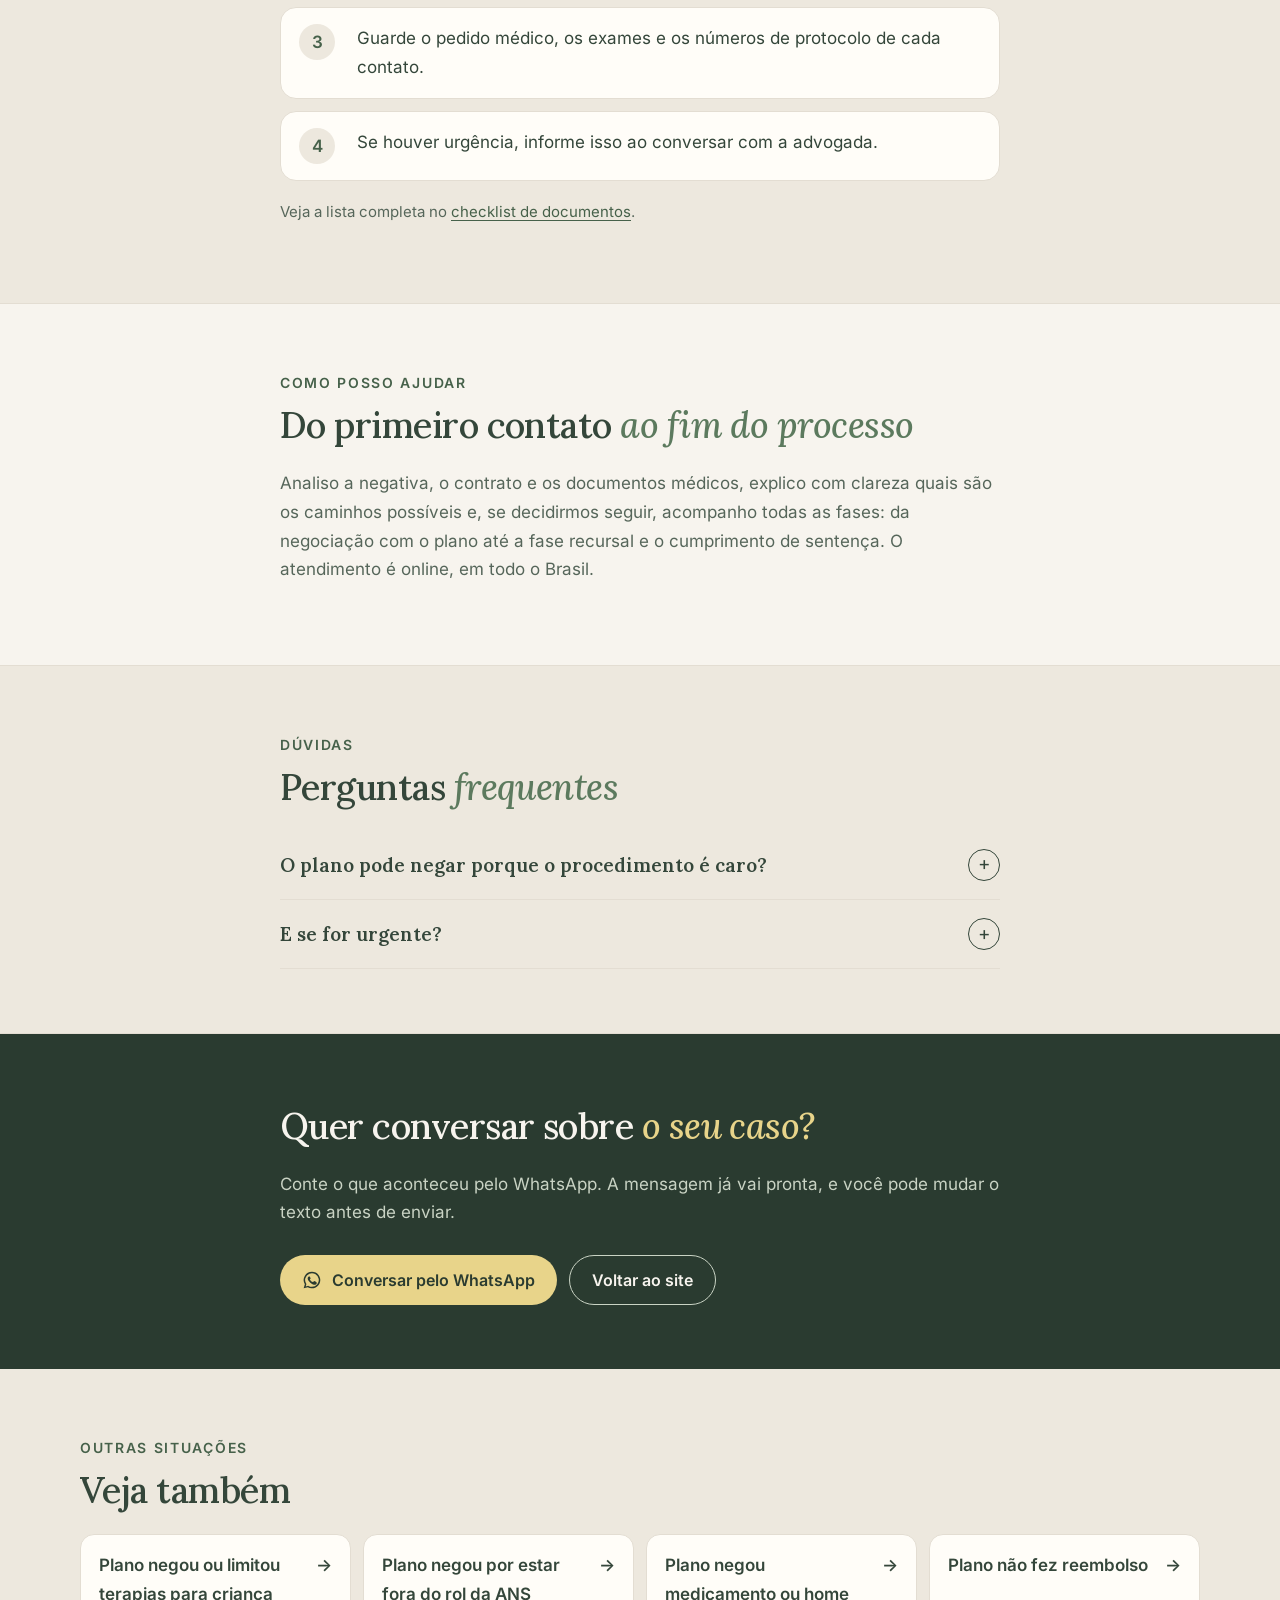
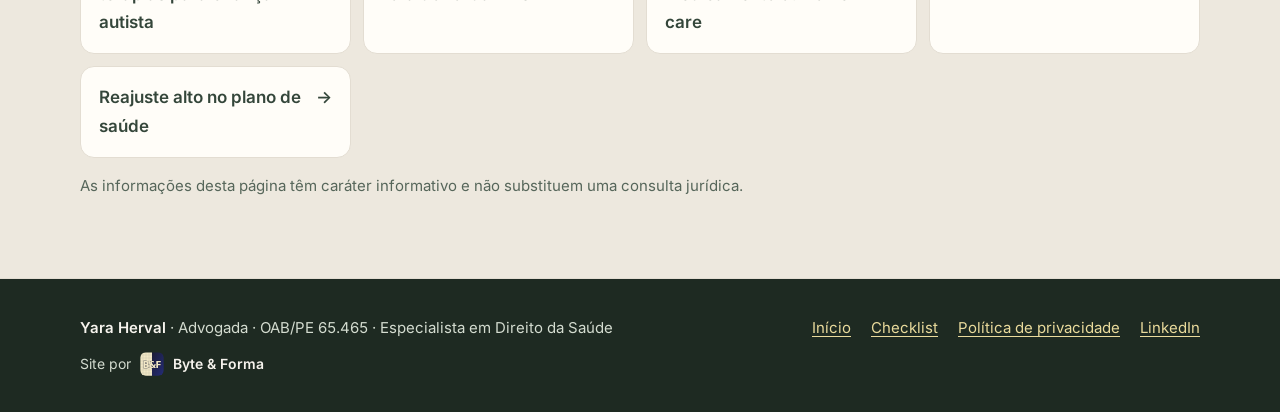
<file: plano-negou-cirurgia.html>
<!doctype html>
<html lang="pt-BR">
<head>
<meta charset="utf-8">
<meta name="viewport" content="width=device-width, initial-scale=1, viewport-fit=cover">
<title>Plano negou cirurgia, exame ou internação · Yara Herval, advogada</title>
<meta name="description" content="Entenda o que observar quando o plano de saúde nega um procedimento indicado pelo seu médico, e quais documentos ajudam na análise.">
<meta name="robots" content="noindex, nofollow">
<meta name="theme-color" content="#1E2A22">
<link rel="icon" href="favicon.svg" type="image/svg+xml">
<link rel="apple-touch-icon" href="apple-touch-icon.png">
<meta property="og:type" content="article">
<meta property="og:title" content="Plano negou cirurgia, exame ou internação · Yara Herval">
<meta property="og:description" content="Entenda o que observar quando o plano de saúde nega um procedimento indicado pelo seu médico, e quais documentos ajudam na análise.">
<meta property="og:image" content="https://joao-erick.github.io/yara-herval/compartilhar.jpg">
<link rel="preload" href="fontes/lora.woff" as="font" type="font/woff" crossorigin>
<link rel="stylesheet" href="pagina.css">
</head>
<body>
<header class="topo"><div class="wrap">
  <a class="marca" href="index.html"><i class="selo-marca" aria-hidden="true">YH</i><b>Yara Herval</b><span>Advocacia · Direito da Saúde</span></a>
  <nav aria-label="Principal"><a href="index.html" aria-label="Voltar ao site">← Voltar</a><a class="btn" href="https://wa.me/5581997171678?text=Ol%C3%A1%2C%20Yara%21%20Vim%20pelo%20site.%20O%20plano%20de%20sa%C3%BAde%20negou%20uma%20cirurgia%2C%20exame%20ou%20interna%C3%A7%C3%A3o%20e%20gostaria%20de%20uma%20orienta%C3%A7%C3%A3o." target="_blank" rel="noopener" data-clique="pagina-topo">Conversar pelo WhatsApp</a></nav>
</div></header>
<main>
<div class="topo-pag"><div class="wrap">
  <div>
    <p class="migalha"><a href="index.html">Início</a> › <a href="index.html#o-que-eu-faco">O que eu faço</a></p>
    <span class="selo">Direito da Saúde</span>
    <h1>O plano negou cirurgia, exame ou <em>internação?</em></h1>
    <p class="intro">Entenda o que observar quando o plano de saúde nega um procedimento indicado pelo seu médico, e quais documentos ajudam na análise.</p>
    <div class="acoes"><a class="btn" href="https://wa.me/5581997171678?text=Ol%C3%A1%2C%20Yara%21%20Vim%20pelo%20site.%20O%20plano%20de%20sa%C3%BAde%20negou%20uma%20cirurgia%2C%20exame%20ou%20interna%C3%A7%C3%A3o%20e%20gostaria%20de%20uma%20orienta%C3%A7%C3%A3o." target="_blank" rel="noopener" data-clique="pagina-principal"><svg viewBox="0 0 24 24" fill="currentColor" aria-hidden="true"><path d="M12 2a10 10 0 0 0-8.6 15.1L2 22l5-1.3A10 10 0 1 0 12 2Zm0 18.2a8.2 8.2 0 0 1-4.2-1.1l-.3-.2-3 .8.8-2.9-.2-.3A8.2 8.2 0 1 1 12 20.2Zm4.5-6.1c-.2-.1-1.5-.7-1.7-.8s-.4-.1-.6.1-.7.8-.8 1-.3.2-.5.1a6.7 6.7 0 0 1-3.3-2.9c-.2-.4.2-.4.7-1.3.1-.2 0-.3 0-.4l-.8-1.8c-.2-.5-.4-.4-.6-.4h-.5a1 1 0 0 0-.7.3 3 3 0 0 0-.9 2.2 5.2 5.2 0 0 0 1.1 2.8 11.9 11.9 0 0 0 4.6 4c1.7.7 2.4.8 3.2.7a2.8 2.8 0 0 0 1.8-1.3 2.3 2.3 0 0 0 .2-1.3c-.1-.1-.3-.2-.5-.3Z"/></svg>Contar o que aconteceu</a><a class="btn sec" href="checklist.html">Checklist de documentos</a></div>
  </div>
  <figure class="foto"><img src="fotos/caso-a.webp" alt="Yara Herval de terno cinza, no escritório" width="720" height="960" fetchpriority="high"></figure>
</div></div>

<section><div class="wrap estreito">
  <span class="selo">Em resumo</span>
  <h2>O que você <em>precisa saber</em></h2>
  <div class="cartao"><ul class="marcas"><li><span>O plano precisa informar o motivo da negativa. Peça a resposta por escrito e anote o número do protocolo.</span></li><li><span>A indicação do seu médico, com um relatório detalhado, é o documento mais importante da análise.</span></li><li><span>Em situações de urgência e emergência, existem regras próprias de atendimento e de carência.</span></li></ul></div>
  <p class="fonte">Informações gerais, revisadas em novembro de 2026. Cada caso é analisado com os documentos.</p>
</div></section>

<section><div class="wrap estreito">
  <span class="selo">Primeiros passos</span>
  <h2>O que fazer <em>primeiro</em></h2>
  <ol class="passos"><li><span>Peça ao plano a negativa por escrito, com o motivo.</span></li><li><span>Peça ao médico um relatório explicando o diagnóstico, o procedimento indicado e por que ele é necessário.</span></li><li><span>Guarde o pedido médico, os exames e os números de protocolo de cada contato.</span></li><li><span>Se houver urgência, informe isso ao conversar com a advogada.</span></li></ol>
  <p class="fonte">Veja a lista completa no <a href="checklist.html">checklist de documentos</a>.</p>
</div></section>

<section><div class="wrap estreito">
  <span class="selo">Como posso ajudar</span>
  <h2>Do primeiro contato <em>ao fim do processo</em></h2>
  <p>Analiso a negativa, o contrato e os documentos médicos, explico com clareza quais são os caminhos possíveis e, se decidirmos seguir, acompanho todas as fases: da negociação com o plano até a fase recursal e o cumprimento de sentença. O atendimento é online, em todo o Brasil.</p>
</div></section>

<section><div class="wrap estreito">
  <span class="selo">Dúvidas</span>
  <h2>Perguntas <em>frequentes</em></h2>
  <div class="faq"><details><summary>O plano pode negar porque o procedimento é caro?</summary><p>O custo, sozinho, não costuma ser um motivo aceito para negar algo que está coberto. O que importa é o contrato, as regras da ANS e a indicação médica. Cada caso precisa ser analisado.</p></details><details><summary>E se for urgente?</summary><p>Em urgência e emergência, as regras são diferentes, inclusive sobre carência. Se for o seu caso, conte isso logo no primeiro contato e tenha em mãos o pedido médico e a negativa.</p></details></div>
</div></section>

<section class="chamada"><div class="wrap estreito">
  <h2>Quer conversar sobre <em>o seu caso?</em></h2>
  <p>Conte o que aconteceu pelo WhatsApp. A mensagem já vai pronta, e você pode mudar o texto antes de enviar.</p>
  <div class="acoes"><a class="btn" href="https://wa.me/5581997171678?text=Ol%C3%A1%2C%20Yara%21%20Vim%20pelo%20site.%20O%20plano%20de%20sa%C3%BAde%20negou%20uma%20cirurgia%2C%20exame%20ou%20interna%C3%A7%C3%A3o%20e%20gostaria%20de%20uma%20orienta%C3%A7%C3%A3o." target="_blank" rel="noopener" data-clique="pagina-final"><svg viewBox="0 0 24 24" fill="currentColor" aria-hidden="true"><path d="M12 2a10 10 0 0 0-8.6 15.1L2 22l5-1.3A10 10 0 1 0 12 2Zm0 18.2a8.2 8.2 0 0 1-4.2-1.1l-.3-.2-3 .8.8-2.9-.2-.3A8.2 8.2 0 1 1 12 20.2Zm4.5-6.1c-.2-.1-1.5-.7-1.7-.8s-.4-.1-.6.1-.7.8-.8 1-.3.2-.5.1a6.7 6.7 0 0 1-3.3-2.9c-.2-.4.2-.4.7-1.3.1-.2 0-.3 0-.4l-.8-1.8c-.2-.5-.4-.4-.6-.4h-.5a1 1 0 0 0-.7.3 3 3 0 0 0-.9 2.2 5.2 5.2 0 0 0 1.1 2.8 11.9 11.9 0 0 0 4.6 4c1.7.7 2.4.8 3.2.7a2.8 2.8 0 0 0 1.8-1.3 2.3 2.3 0 0 0 .2-1.3c-.1-.1-.3-.2-.5-.3Z"/></svg>Conversar pelo WhatsApp</a><a class="btn sec" href="index.html">Voltar ao site</a></div>
</div></section>

<section><div class="wrap">
  <span class="selo">Outras situações</span>
  <h2>Veja também</h2>
  <ul class="outras"><li><a href="terapias-autismo.html"><span>Plano negou ou limitou terapias para criança autista</span><span aria-hidden="true">→</span></a></li><li><a href="fora-do-rol-da-ans.html"><span>Plano negou por estar fora do rol da ANS</span><span aria-hidden="true">→</span></a></li><li><a href="medicamento-e-home-care.html"><span>Plano negou medicamento ou home care</span><span aria-hidden="true">→</span></a></li><li><a href="reembolso.html"><span>Plano não fez reembolso</span><span aria-hidden="true">→</span></a></li><li><a href="reajuste-abusivo.html"><span>Reajuste alto no plano de saúde</span><span aria-hidden="true">→</span></a></li></ul>
  <p class="aviso">As informações desta página têm caráter informativo e não substituem uma consulta jurídica.</p>
</div></section>
</main>
<footer><div class="wrap"><div><b style="color:#F7F4EE">Yara Herval</b> · Advogada · OAB/PE 65.465 · Especialista em Direito da Saúde</div><nav aria-label="Rodapé"><a href="index.html">Início</a><a href="checklist.html">Checklist</a><a href="privacidade.html">Política de privacidade</a><a href="https://www.linkedin.com/in/yara-herval" target="_blank" rel="noopener">LinkedIn</a></nav><a class="credito" href="https://byteeforma.com.br" target="_blank" rel="noopener"><span>Site por</span><img src="byteeforma.svg" alt="" width="24" height="24"><b>Byte &amp; Forma</b></a></div></footer>
<a class="flutua" href="https://wa.me/5581997171678?text=Ol%C3%A1%2C%20Yara%21%20Vim%20pelo%20site.%20O%20plano%20de%20sa%C3%BAde%20negou%20uma%20cirurgia%2C%20exame%20ou%20interna%C3%A7%C3%A3o%20e%20gostaria%20de%20uma%20orienta%C3%A7%C3%A3o." target="_blank" rel="noopener" aria-label="Conversar pelo WhatsApp" data-clique="pagina-flutuante"><svg viewBox="0 0 24 24" fill="currentColor" aria-hidden="true"><path d="M12 2a10 10 0 0 0-8.6 15.1L2 22l5-1.3A10 10 0 1 0 12 2Zm0 18.2a8.2 8.2 0 0 1-4.2-1.1l-.3-.2-3 .8.8-2.9-.2-.3A8.2 8.2 0 1 1 12 20.2Zm4.5-6.1c-.2-.1-1.5-.7-1.7-.8s-.4-.1-.6.1-.7.8-.8 1-.3.2-.5.1a6.7 6.7 0 0 1-3.3-2.9c-.2-.4.2-.4.7-1.3.1-.2 0-.3 0-.4l-.8-1.8c-.2-.5-.4-.4-.6-.4h-.5a1 1 0 0 0-.7.3 3 3 0 0 0-.9 2.2 5.2 5.2 0 0 0 1.1 2.8 11.9 11.9 0 0 0 4.6 4c1.7.7 2.4.8 3.2.7a2.8 2.8 0 0 0 1.8-1.3 2.3 2.3 0 0 0 .2-1.3c-.1-.1-.3-.2-.5-.3Z"/></svg></a>
</body>
</html>
</file>
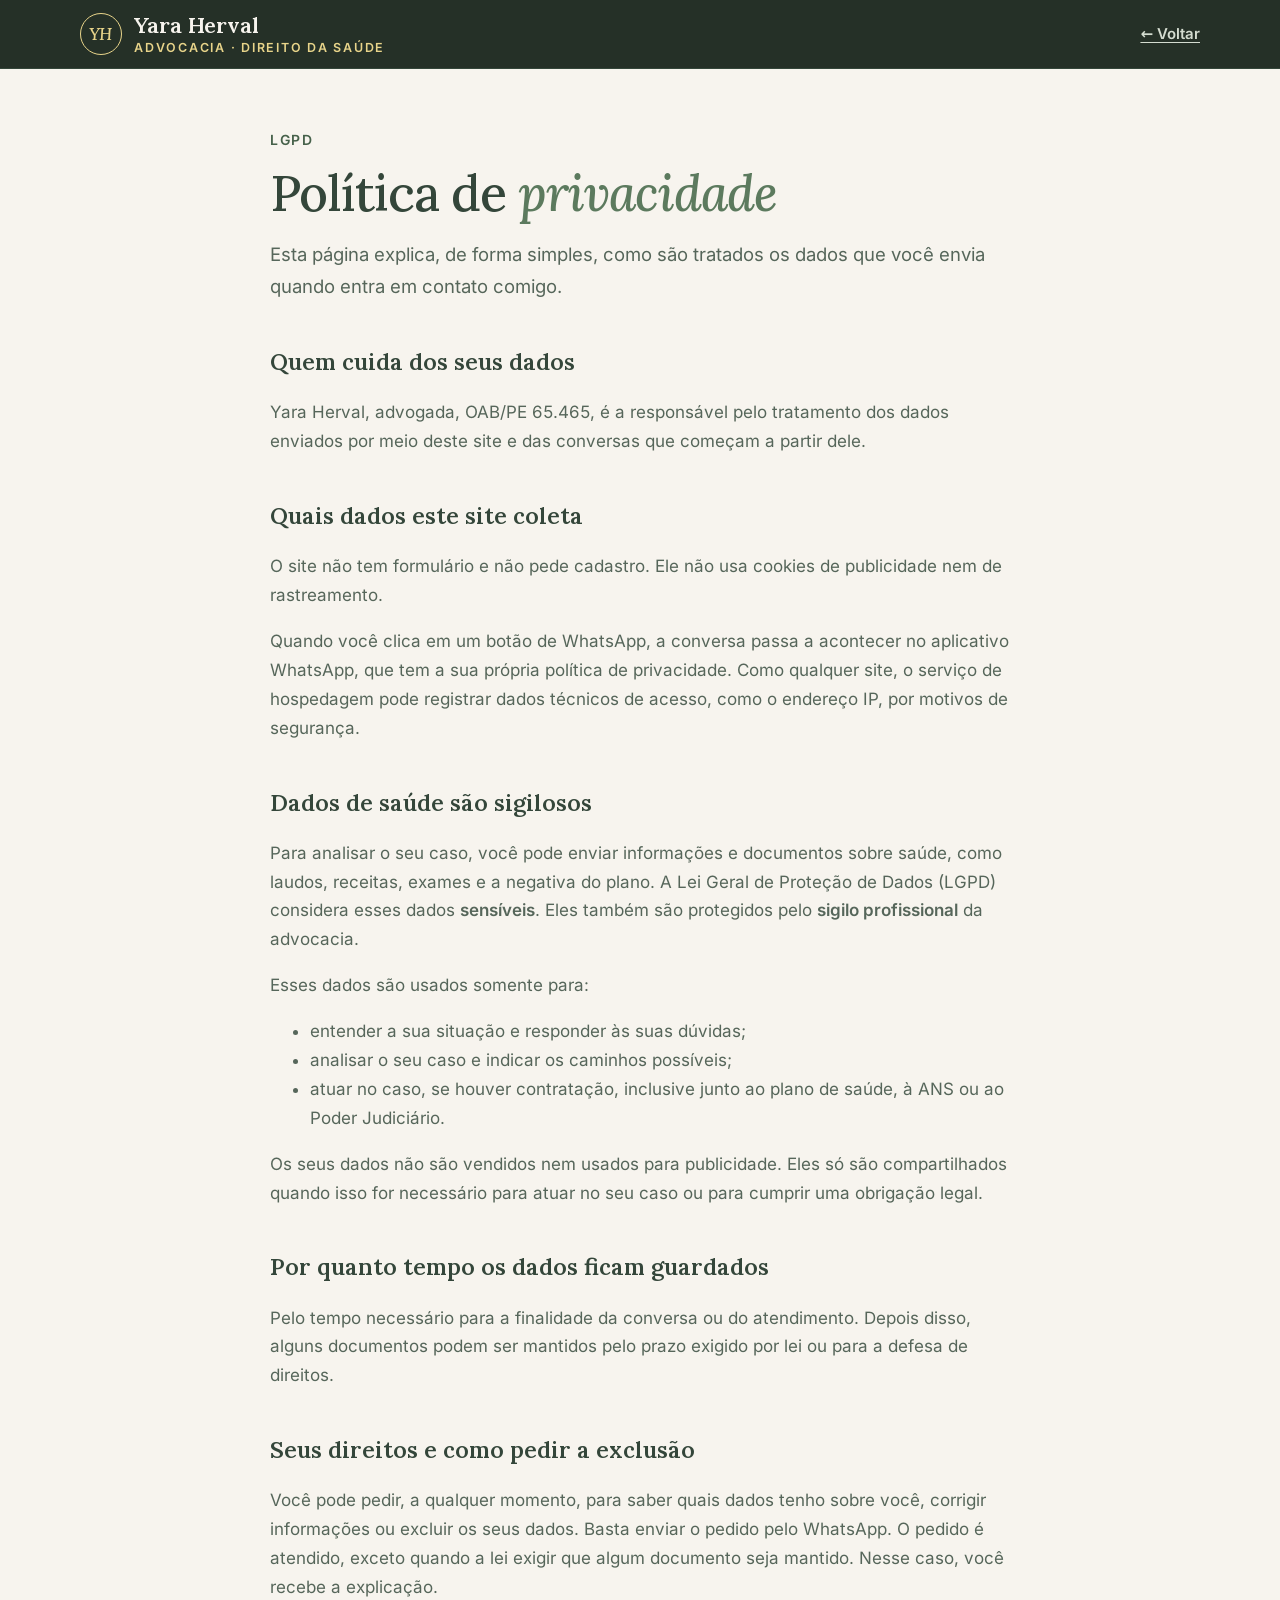
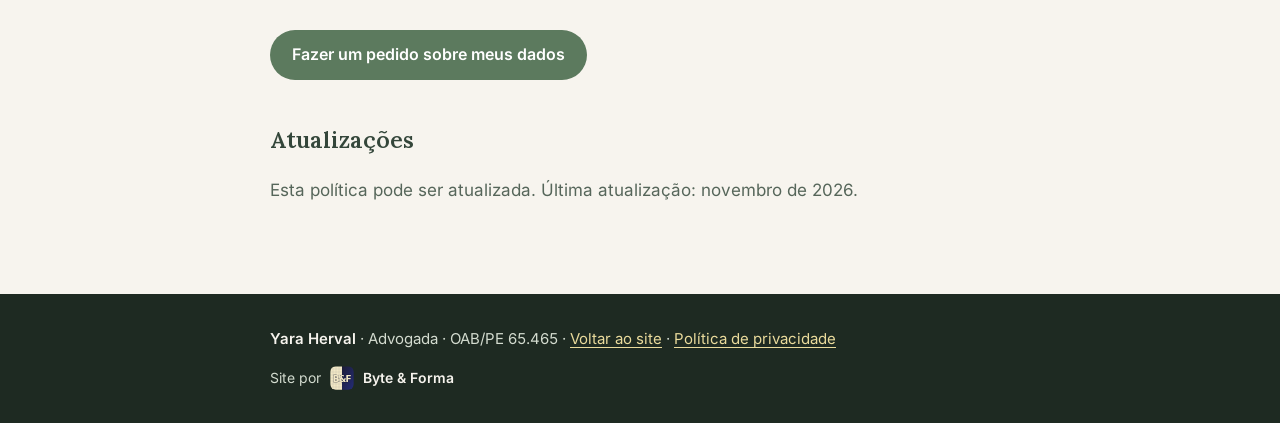
<file: privacidade.html>
<!doctype html>
<html lang="pt-BR">
<head>
<meta charset="utf-8">
<meta name="viewport" content="width=device-width, initial-scale=1, viewport-fit=cover">
<title>Política de privacidade · Yara Herval</title>
<meta name="description" content="Como os dados enviados à advogada Yara Herval são tratados, para que servem e como pedir a exclusão.">
<meta name="robots" content="noindex, nofollow">
<meta name="theme-color" content="#1E2A22">
<link rel="icon" href="favicon.svg" type="image/svg+xml">
<style>
@font-face{font-family:"Lora";src:url(fontes/lora.woff) format("woff");font-weight:400 700;font-display:swap}
@font-face{font-family:"Lora";src:url(fontes/lora-italic.woff) format("woff");font-weight:400 700;font-style:italic;font-display:swap}
@font-face{font-family:"Inter";src:url(fontes/inter-400.woff) format("woff");font-weight:400;font-display:swap}
@font-face{font-family:"Inter";src:url(fontes/inter-600.woff) format("woff");font-weight:600;font-display:swap}
:root{--creme:#F7F4EE;--creme-2:#EDE8DE;--papel:#FFFDF8;--tinta:#34463A;--tinta-2:#56665A;--linha:#E3DDD2;--verde:#5C7A5E;--verde-esc:#46614A;--marrom:#2A3B30;--marca:#E8D48A;color-scheme:light}
*{box-sizing:border-box}
body{margin:0;background:var(--creme);color:var(--tinta);font-family:"Inter",system-ui,sans-serif;font-size:17px;line-height:1.7}
a{color:var(--verde-esc);text-underline-offset:3px}
:focus-visible{outline:3px solid var(--verde);outline-offset:3px;border-radius:6px}
.wrap{max-width:780px;margin:0 auto;padding:0 max(20px,env(safe-area-inset-left,0px))}
.topo{border-bottom:1px solid var(--linha);background:var(--creme)}
.topo .wrap{display:flex;justify-content:space-between;align-items:center;min-height:68px;max-width:1160px}
.marca{text-decoration:none;color:var(--tinta);display:flex;flex-direction:column;line-height:1.1}
.marca b{font-family:"Lora",Georgia,serif;font-weight:600;font-size:22px}
.marca span{font-size:12.5px;letter-spacing:.14em;text-transform:uppercase;color:var(--verde-esc);margin-top:4px;font-weight:600}
.voltar{font-size:15px;font-weight:600;white-space:nowrap}
@media (max-width:420px){.marca span{font-size:12px;letter-spacing:.08em;white-space:nowrap}}
main{padding:56px 0 72px}
.selo{font-size:14px;letter-spacing:.12em;text-transform:uppercase;font-weight:600;color:var(--verde-esc)}
h1{font-family:"Lora",Georgia,serif;font-weight:500;font-size:clamp(34px,5vw,50px);line-height:1.1;letter-spacing:-.02em;margin:12px 0 18px}
h1 em{font-style:italic;color:var(--verde)}
h2{font-family:"Lora",Georgia,serif;font-weight:600;font-size:23px;margin:40px 0 10px}
p,li{color:var(--tinta-2)}
.intro{font-size:18.5px}
.btn{display:inline-flex;align-items:center;justify-content:center;gap:10px;min-height:50px;padding:0 22px;border-radius:999px;font-weight:600;font-size:16px;text-decoration:none;background:var(--verde);color:#fff;border:0;cursor:pointer;font-family:inherit}
.btn.sec{background:transparent;color:var(--tinta);border:1.5px solid var(--tinta)}
.acoes{display:flex;flex-wrap:wrap;gap:12px;margin-top:28px}
footer{background:#1E2A22;color:#D4DCD0;padding:32px 0;font-size:15px}
footer a{color:#EADB9C}

/* Topo escuro, na cor do rodapé */
.topo{background:rgba(30,42,34,.97)!important;border-bottom:1px solid #34463A!important}
.topo .marca b{color:#F7F4EE}
.topo .marca span{color:#E8D48A}
.topo nav a:not(.btn),.topo .voltar{color:#D4DCD0}
.topo nav a:not(.btn):hover,.topo .voltar:hover{color:#fff}
.topo .btn{background:#E8D48A;color:#2A3B30}
.topo .btn:hover{background:#F1E3A8}
.topo :focus-visible{outline-color:#E8D48A}
.credito{display:inline-flex;align-items:center;gap:9px;text-decoration:none;color:#D4DCD0!important;font-size:14px}
.credito img{border-radius:6px}
.credito b{color:#F7F4EE}

/* Selo da marca */
.marca{display:grid!important;grid-template-columns:auto auto;column-gap:12px;align-items:center;justify-content:start}
.marca b,.marca>span{grid-column:2}
.selo-marca{grid-row:1/3;width:42px;height:42px;border-radius:50%;border:1.5px solid #E8D48A;color:#E8D48A;display:flex;align-items:center;justify-content:center;font-family:"Lora",Georgia,serif;font-style:italic;font-weight:500;font-size:17px;letter-spacing:-.02em;padding-right:1px}
.selo-marca svg{width:22px;height:22px}
@media (max-width:400px){.selo-marca{width:36px;height:36px;font-size:15px}.selo-marca svg{width:19px;height:19px}.marca{column-gap:10px}}
@media (max-width:400px){.topo nav a:not(.btn),.topo .voltar{font-size:0;text-decoration:none}.topo nav a:not(.btn)::before,.topo .voltar::before{content:"←";font-size:24px;line-height:1;display:block;padding:8px 4px}}
@media (max-width:360px){.selo-marca{display:none}.marca span{font-size:11px}}
</style>
</head>
<body>
<header class="topo"><div class="wrap"><a class="marca" href="index.html"><i class="selo-marca" aria-hidden="true">YH</i><b>Yara Herval</b><span>Advocacia · Direito da Saúde</span></a><a class="voltar" href="index.html" aria-label="Voltar ao site">← Voltar</a></div></header>
<main><div class="wrap">
<span class="selo">LGPD</span>
<h1>Política de <em>privacidade</em></h1>
<p class="intro">Esta página explica, de forma simples, como são tratados os dados que você envia quando entra em contato comigo.</p>

<h2>Quem cuida dos seus dados</h2>
<p>Yara Herval, advogada, OAB/PE 65.465, é a responsável pelo tratamento dos dados enviados por meio deste site e das conversas que começam a partir dele.</p>

<h2>Quais dados este site coleta</h2>
<p>O site não tem formulário e não pede cadastro. Ele não usa cookies de publicidade nem de rastreamento.</p>
<p>Quando você clica em um botão de WhatsApp, a conversa passa a acontecer no aplicativo WhatsApp, que tem a sua própria política de privacidade. Como qualquer site, o serviço de hospedagem pode registrar dados técnicos de acesso, como o endereço IP, por motivos de segurança.</p>

<h2>Dados de saúde são sigilosos</h2>
<p>Para analisar o seu caso, você pode enviar informações e documentos sobre saúde, como laudos, receitas, exames e a negativa do plano. A Lei Geral de Proteção de Dados (LGPD) considera esses dados <b>sensíveis</b>. Eles também são protegidos pelo <b>sigilo profissional</b> da advocacia.</p>
<p>Esses dados são usados somente para:</p>
<ul>
<li>entender a sua situação e responder às suas dúvidas;</li>
<li>analisar o seu caso e indicar os caminhos possíveis;</li>
<li>atuar no caso, se houver contratação, inclusive junto ao plano de saúde, à ANS ou ao Poder Judiciário.</li>
</ul>
<p>Os seus dados não são vendidos nem usados para publicidade. Eles só são compartilhados quando isso for necessário para atuar no seu caso ou para cumprir uma obrigação legal.</p>

<h2>Por quanto tempo os dados ficam guardados</h2>
<p>Pelo tempo necessário para a finalidade da conversa ou do atendimento. Depois disso, alguns documentos podem ser mantidos pelo prazo exigido por lei ou para a defesa de direitos.</p>

<h2>Seus direitos e como pedir a exclusão</h2>
<p>Você pode pedir, a qualquer momento, para saber quais dados tenho sobre você, corrigir informações ou excluir os seus dados. Basta enviar o pedido pelo WhatsApp. O pedido é atendido, exceto quando a lei exigir que algum documento seja mantido. Nesse caso, você recebe a explicação.</p>
<div class="acoes"><a class="btn" href="https://wa.me/5581997171678?text=Ol%C3%A1%2C%20Yara%21%20Gostaria%20de%20fazer%20um%20pedido%20sobre%20os%20meus%20dados%20pessoais%20%28LGPD%29." target="_blank" rel="noopener">Fazer um pedido sobre meus dados</a></div>

<h2>Atualizações</h2>
<p>Esta política pode ser atualizada. Última atualização: novembro de 2026.</p>
</div></main>
<footer><div class="wrap"><b style="color:#F7F4EE">Yara Herval</b> · Advogada · OAB/PE 65.465 · <a href="index.html">Voltar ao site</a> · <a href="privacidade.html">Política de privacidade</a><div style="margin-top:14px"><a class="credito" href="https://byteeforma.com.br" target="_blank" rel="noopener"><span>Site por</span><img src="byteeforma.svg" alt="" width="24" height="24"><b>Byte &amp; Forma</b></a></div></div></footer>
</body>
</html>
</file>
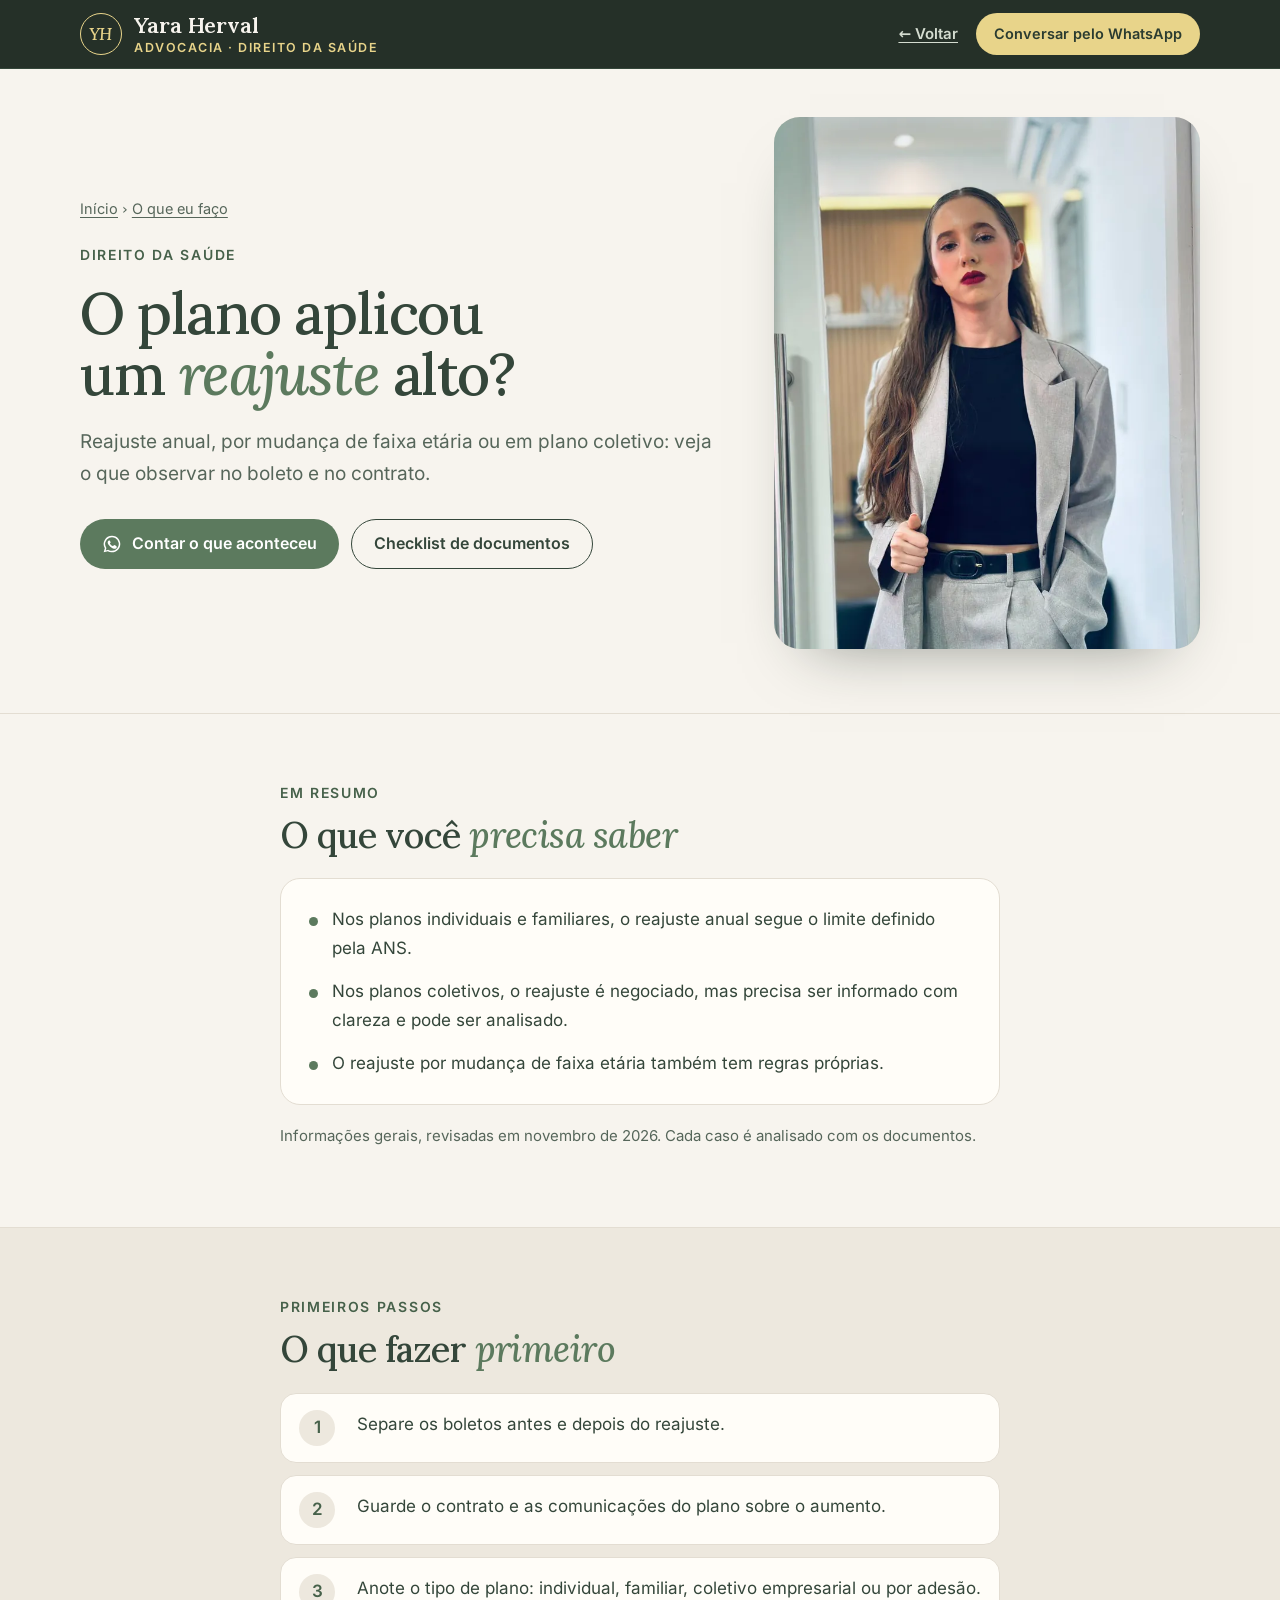
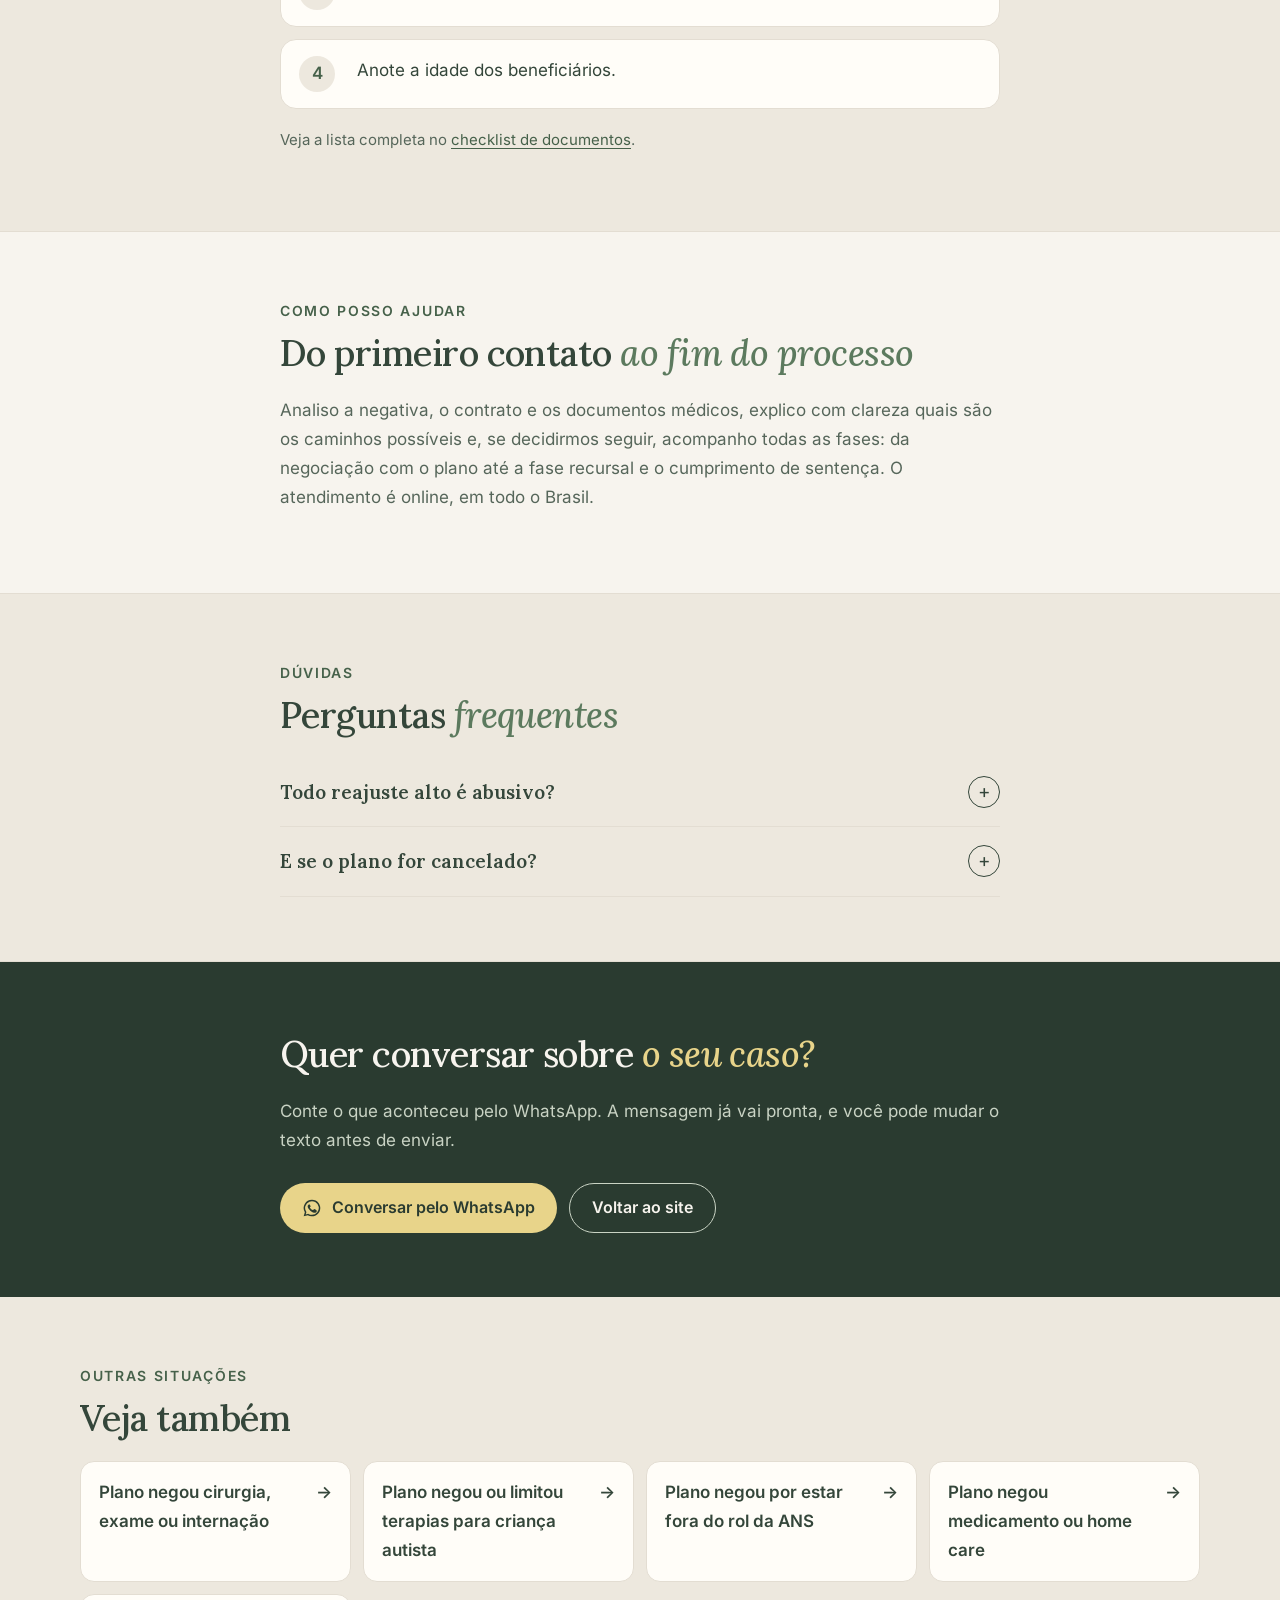
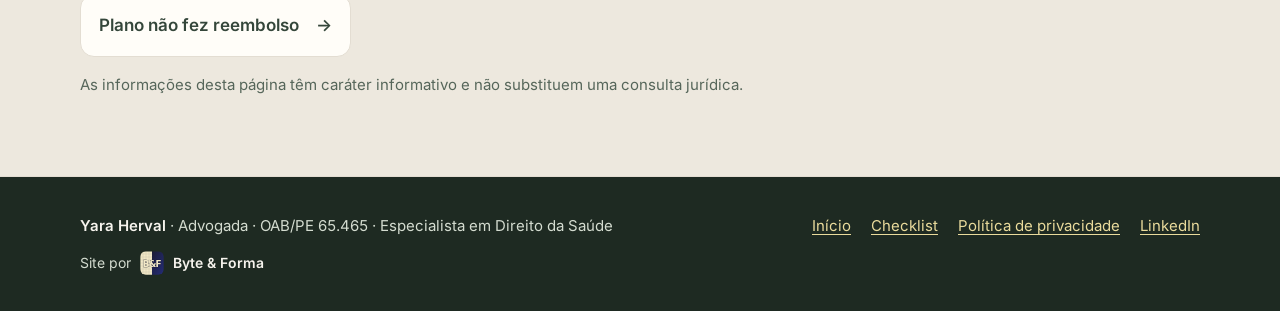
<file: reajuste-abusivo.html>
<!doctype html>
<html lang="pt-BR">
<head>
<meta charset="utf-8">
<meta name="viewport" content="width=device-width, initial-scale=1, viewport-fit=cover">
<title>Reajuste alto no plano de saúde · Yara Herval, advogada</title>
<meta name="description" content="Reajuste anual, por mudança de faixa etária ou em plano coletivo: veja o que observar no boleto e no contrato.">
<meta name="robots" content="noindex, nofollow">
<meta name="theme-color" content="#1E2A22">
<link rel="icon" href="favicon.svg" type="image/svg+xml">
<link rel="apple-touch-icon" href="apple-touch-icon.png">
<meta property="og:type" content="article">
<meta property="og:title" content="Reajuste alto no plano de saúde · Yara Herval">
<meta property="og:description" content="Reajuste anual, por mudança de faixa etária ou em plano coletivo: veja o que observar no boleto e no contrato.">
<meta property="og:image" content="https://joao-erick.github.io/yara-herval/compartilhar.jpg">
<link rel="preload" href="fontes/lora.woff" as="font" type="font/woff" crossorigin>
<link rel="stylesheet" href="pagina.css">
</head>
<body>
<header class="topo"><div class="wrap">
  <a class="marca" href="index.html"><i class="selo-marca" aria-hidden="true">YH</i><b>Yara Herval</b><span>Advocacia · Direito da Saúde</span></a>
  <nav aria-label="Principal"><a href="index.html" aria-label="Voltar ao site">← Voltar</a><a class="btn" href="https://wa.me/5581997171678?text=Ol%C3%A1%2C%20Yara%21%20Vim%20pelo%20site.%20Meu%20plano%20de%20sa%C3%BAde%20teve%20um%20reajuste%20alto%20e%20gostaria%20de%20uma%20orienta%C3%A7%C3%A3o." target="_blank" rel="noopener" data-clique="pagina-topo">Conversar pelo WhatsApp</a></nav>
</div></header>
<main>
<div class="topo-pag"><div class="wrap">
  <div>
    <p class="migalha"><a href="index.html">Início</a> › <a href="index.html#o-que-eu-faco">O que eu faço</a></p>
    <span class="selo">Direito da Saúde</span>
    <h1>O plano aplicou um <em>reajuste</em> alto?</h1>
    <p class="intro">Reajuste anual, por mudança de faixa etária ou em plano coletivo: veja o que observar no boleto e no contrato.</p>
    <div class="acoes"><a class="btn" href="https://wa.me/5581997171678?text=Ol%C3%A1%2C%20Yara%21%20Vim%20pelo%20site.%20Meu%20plano%20de%20sa%C3%BAde%20teve%20um%20reajuste%20alto%20e%20gostaria%20de%20uma%20orienta%C3%A7%C3%A3o." target="_blank" rel="noopener" data-clique="pagina-principal"><svg viewBox="0 0 24 24" fill="currentColor" aria-hidden="true"><path d="M12 2a10 10 0 0 0-8.6 15.1L2 22l5-1.3A10 10 0 1 0 12 2Zm0 18.2a8.2 8.2 0 0 1-4.2-1.1l-.3-.2-3 .8.8-2.9-.2-.3A8.2 8.2 0 1 1 12 20.2Zm4.5-6.1c-.2-.1-1.5-.7-1.7-.8s-.4-.1-.6.1-.7.8-.8 1-.3.2-.5.1a6.7 6.7 0 0 1-3.3-2.9c-.2-.4.2-.4.7-1.3.1-.2 0-.3 0-.4l-.8-1.8c-.2-.5-.4-.4-.6-.4h-.5a1 1 0 0 0-.7.3 3 3 0 0 0-.9 2.2 5.2 5.2 0 0 0 1.1 2.8 11.9 11.9 0 0 0 4.6 4c1.7.7 2.4.8 3.2.7a2.8 2.8 0 0 0 1.8-1.3 2.3 2.3 0 0 0 .2-1.3c-.1-.1-.3-.2-.5-.3Z"/></svg>Contar o que aconteceu</a><a class="btn sec" href="checklist.html">Checklist de documentos</a></div>
  </div>
  <figure class="foto"><img src="fotos/caso-b.webp" alt="Yara Herval de terno cinza, de frente" width="720" height="960" fetchpriority="high"></figure>
</div></div>

<section><div class="wrap estreito">
  <span class="selo">Em resumo</span>
  <h2>O que você <em>precisa saber</em></h2>
  <div class="cartao"><ul class="marcas"><li><span>Nos planos individuais e familiares, o reajuste anual segue o limite definido pela ANS.</span></li><li><span>Nos planos coletivos, o reajuste é negociado, mas precisa ser informado com clareza e pode ser analisado.</span></li><li><span>O reajuste por mudança de faixa etária também tem regras próprias.</span></li></ul></div>
  <p class="fonte">Informações gerais, revisadas em novembro de 2026. Cada caso é analisado com os documentos.</p>
</div></section>

<section><div class="wrap estreito">
  <span class="selo">Primeiros passos</span>
  <h2>O que fazer <em>primeiro</em></h2>
  <ol class="passos"><li><span>Separe os boletos antes e depois do reajuste.</span></li><li><span>Guarde o contrato e as comunicações do plano sobre o aumento.</span></li><li><span>Anote o tipo de plano: individual, familiar, coletivo empresarial ou por adesão.</span></li><li><span>Anote a idade dos beneficiários.</span></li></ol>
  <p class="fonte">Veja a lista completa no <a href="checklist.html">checklist de documentos</a>.</p>
</div></section>

<section><div class="wrap estreito">
  <span class="selo">Como posso ajudar</span>
  <h2>Do primeiro contato <em>ao fim do processo</em></h2>
  <p>Analiso a negativa, o contrato e os documentos médicos, explico com clareza quais são os caminhos possíveis e, se decidirmos seguir, acompanho todas as fases: da negociação com o plano até a fase recursal e o cumprimento de sentença. O atendimento é online, em todo o Brasil.</p>
</div></section>

<section><div class="wrap estreito">
  <span class="selo">Dúvidas</span>
  <h2>Perguntas <em>frequentes</em></h2>
  <div class="faq"><details><summary>Todo reajuste alto é abusivo?</summary><p>Não necessariamente. É preciso ver o tipo de plano, o contrato e as justificativas apresentadas.</p></details><details><summary>E se o plano for cancelado?</summary><p>O cancelamento também tem regras, que mudam conforme o tipo de plano. Leve o contrato e a comunicação do cancelamento para a análise.</p></details></div>
</div></section>

<section class="chamada"><div class="wrap estreito">
  <h2>Quer conversar sobre <em>o seu caso?</em></h2>
  <p>Conte o que aconteceu pelo WhatsApp. A mensagem já vai pronta, e você pode mudar o texto antes de enviar.</p>
  <div class="acoes"><a class="btn" href="https://wa.me/5581997171678?text=Ol%C3%A1%2C%20Yara%21%20Vim%20pelo%20site.%20Meu%20plano%20de%20sa%C3%BAde%20teve%20um%20reajuste%20alto%20e%20gostaria%20de%20uma%20orienta%C3%A7%C3%A3o." target="_blank" rel="noopener" data-clique="pagina-final"><svg viewBox="0 0 24 24" fill="currentColor" aria-hidden="true"><path d="M12 2a10 10 0 0 0-8.6 15.1L2 22l5-1.3A10 10 0 1 0 12 2Zm0 18.2a8.2 8.2 0 0 1-4.2-1.1l-.3-.2-3 .8.8-2.9-.2-.3A8.2 8.2 0 1 1 12 20.2Zm4.5-6.1c-.2-.1-1.5-.7-1.7-.8s-.4-.1-.6.1-.7.8-.8 1-.3.2-.5.1a6.7 6.7 0 0 1-3.3-2.9c-.2-.4.2-.4.7-1.3.1-.2 0-.3 0-.4l-.8-1.8c-.2-.5-.4-.4-.6-.4h-.5a1 1 0 0 0-.7.3 3 3 0 0 0-.9 2.2 5.2 5.2 0 0 0 1.1 2.8 11.9 11.9 0 0 0 4.6 4c1.7.7 2.4.8 3.2.7a2.8 2.8 0 0 0 1.8-1.3 2.3 2.3 0 0 0 .2-1.3c-.1-.1-.3-.2-.5-.3Z"/></svg>Conversar pelo WhatsApp</a><a class="btn sec" href="index.html">Voltar ao site</a></div>
</div></section>

<section><div class="wrap">
  <span class="selo">Outras situações</span>
  <h2>Veja também</h2>
  <ul class="outras"><li><a href="plano-negou-cirurgia.html"><span>Plano negou cirurgia, exame ou internação</span><span aria-hidden="true">→</span></a></li><li><a href="terapias-autismo.html"><span>Plano negou ou limitou terapias para criança autista</span><span aria-hidden="true">→</span></a></li><li><a href="fora-do-rol-da-ans.html"><span>Plano negou por estar fora do rol da ANS</span><span aria-hidden="true">→</span></a></li><li><a href="medicamento-e-home-care.html"><span>Plano negou medicamento ou home care</span><span aria-hidden="true">→</span></a></li><li><a href="reembolso.html"><span>Plano não fez reembolso</span><span aria-hidden="true">→</span></a></li></ul>
  <p class="aviso">As informações desta página têm caráter informativo e não substituem uma consulta jurídica.</p>
</div></section>
</main>
<footer><div class="wrap"><div><b style="color:#F7F4EE">Yara Herval</b> · Advogada · OAB/PE 65.465 · Especialista em Direito da Saúde</div><nav aria-label="Rodapé"><a href="index.html">Início</a><a href="checklist.html">Checklist</a><a href="privacidade.html">Política de privacidade</a><a href="https://www.linkedin.com/in/yara-herval" target="_blank" rel="noopener">LinkedIn</a></nav><a class="credito" href="https://byteeforma.com.br" target="_blank" rel="noopener"><span>Site por</span><img src="byteeforma.svg" alt="" width="24" height="24"><b>Byte &amp; Forma</b></a></div></footer>
<a class="flutua" href="https://wa.me/5581997171678?text=Ol%C3%A1%2C%20Yara%21%20Vim%20pelo%20site.%20Meu%20plano%20de%20sa%C3%BAde%20teve%20um%20reajuste%20alto%20e%20gostaria%20de%20uma%20orienta%C3%A7%C3%A3o." target="_blank" rel="noopener" aria-label="Conversar pelo WhatsApp" data-clique="pagina-flutuante"><svg viewBox="0 0 24 24" fill="currentColor" aria-hidden="true"><path d="M12 2a10 10 0 0 0-8.6 15.1L2 22l5-1.3A10 10 0 1 0 12 2Zm0 18.2a8.2 8.2 0 0 1-4.2-1.1l-.3-.2-3 .8.8-2.9-.2-.3A8.2 8.2 0 1 1 12 20.2Zm4.5-6.1c-.2-.1-1.5-.7-1.7-.8s-.4-.1-.6.1-.7.8-.8 1-.3.2-.5.1a6.7 6.7 0 0 1-3.3-2.9c-.2-.4.2-.4.7-1.3.1-.2 0-.3 0-.4l-.8-1.8c-.2-.5-.4-.4-.6-.4h-.5a1 1 0 0 0-.7.3 3 3 0 0 0-.9 2.2 5.2 5.2 0 0 0 1.1 2.8 11.9 11.9 0 0 0 4.6 4c1.7.7 2.4.8 3.2.7a2.8 2.8 0 0 0 1.8-1.3 2.3 2.3 0 0 0 .2-1.3c-.1-.1-.3-.2-.5-.3Z"/></svg></a>
</body>
</html>
</file>
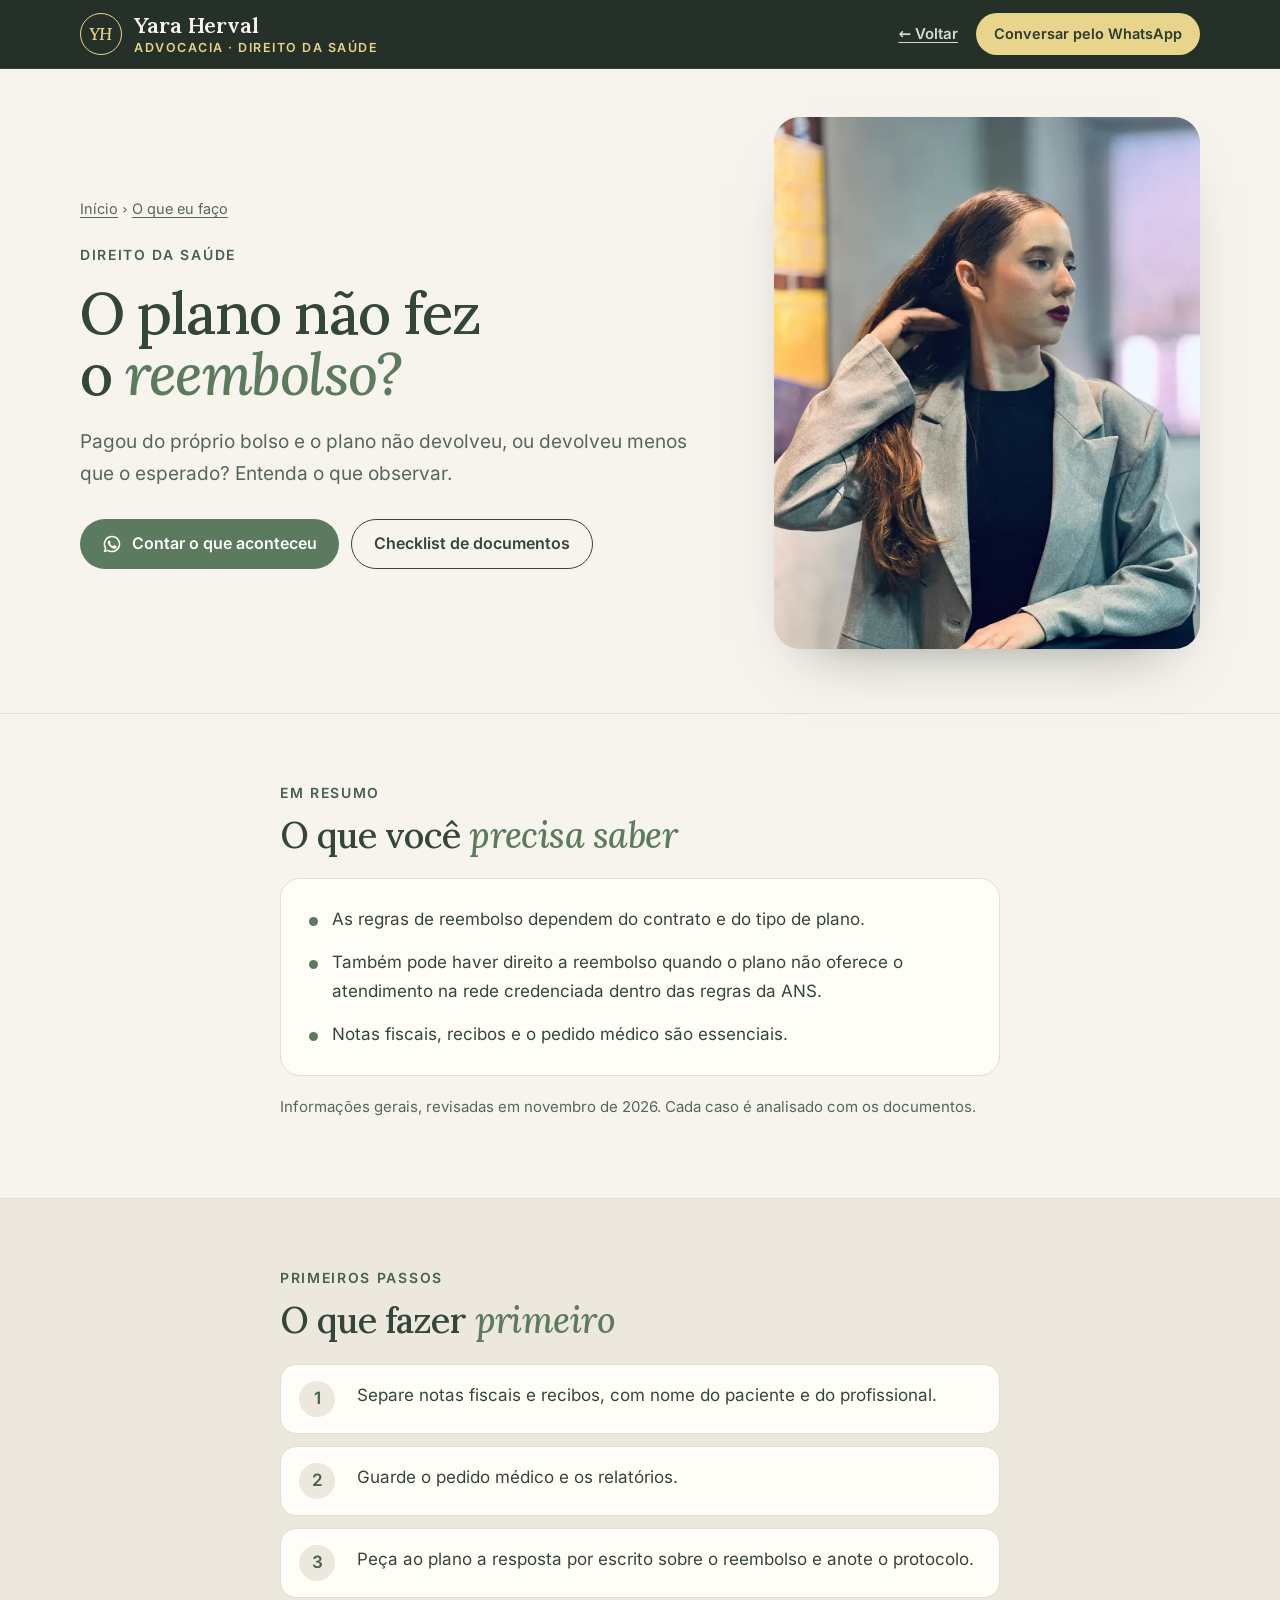
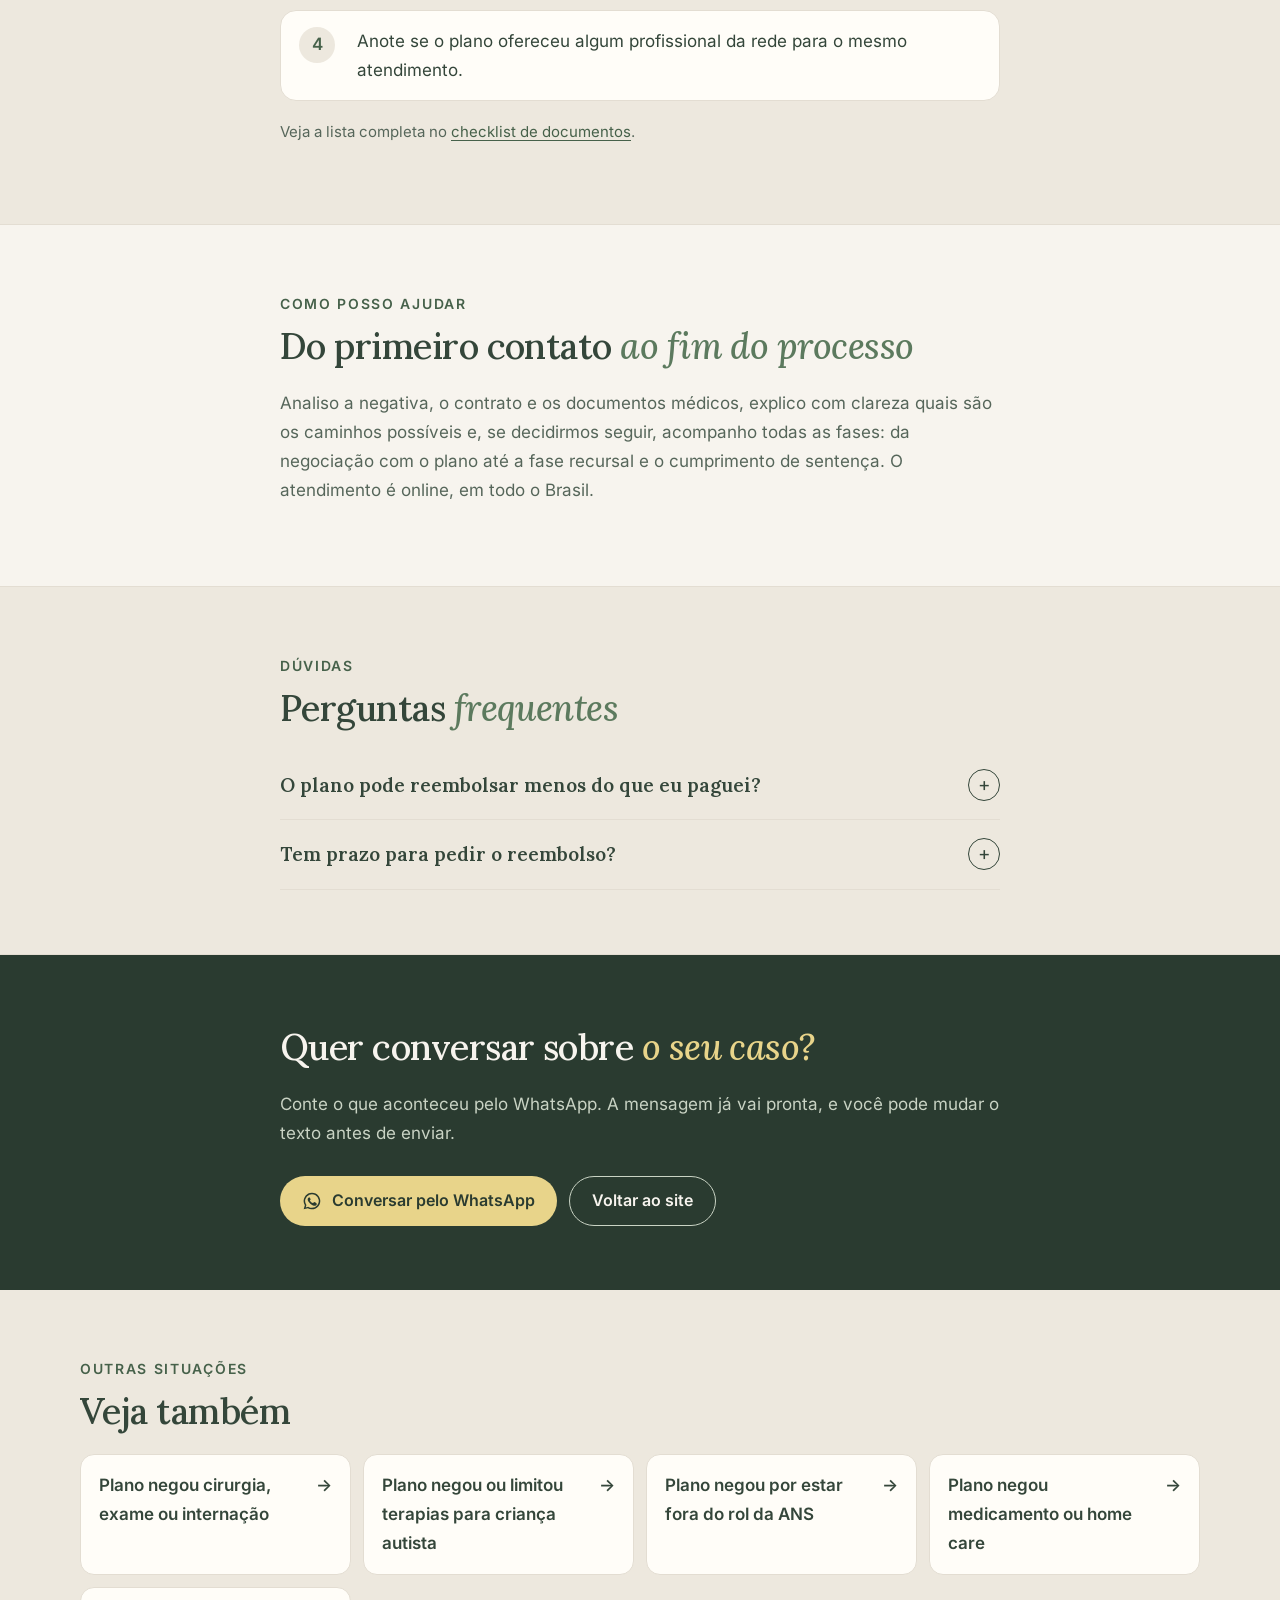
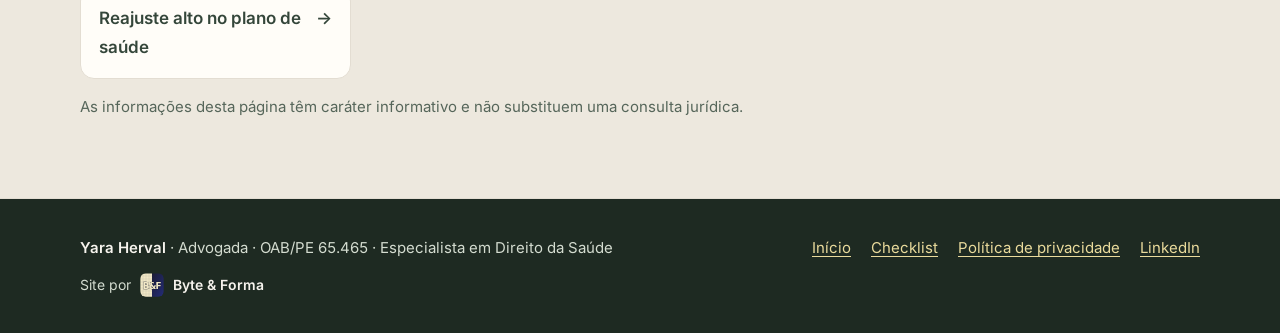
<file: reembolso.html>
<!doctype html>
<html lang="pt-BR">
<head>
<meta charset="utf-8">
<meta name="viewport" content="width=device-width, initial-scale=1, viewport-fit=cover">
<title>Plano não fez reembolso · Yara Herval, advogada</title>
<meta name="description" content="Pagou do próprio bolso e o plano não devolveu, ou devolveu menos que o esperado? Entenda o que observar.">
<meta name="robots" content="noindex, nofollow">
<meta name="theme-color" content="#1E2A22">
<link rel="icon" href="favicon.svg" type="image/svg+xml">
<link rel="apple-touch-icon" href="apple-touch-icon.png">
<meta property="og:type" content="article">
<meta property="og:title" content="Plano não fez reembolso · Yara Herval">
<meta property="og:description" content="Pagou do próprio bolso e o plano não devolveu, ou devolveu menos que o esperado? Entenda o que observar.">
<meta property="og:image" content="https://joao-erick.github.io/yara-herval/compartilhar.jpg">
<link rel="preload" href="fontes/lora.woff" as="font" type="font/woff" crossorigin>
<link rel="stylesheet" href="pagina.css">
</head>
<body>
<header class="topo"><div class="wrap">
  <a class="marca" href="index.html"><i class="selo-marca" aria-hidden="true">YH</i><b>Yara Herval</b><span>Advocacia · Direito da Saúde</span></a>
  <nav aria-label="Principal"><a href="index.html" aria-label="Voltar ao site">← Voltar</a><a class="btn" href="https://wa.me/5581997171678?text=Ol%C3%A1%2C%20Yara%21%20Vim%20pelo%20site.%20O%20plano%20de%20sa%C3%BAde%20n%C3%A3o%20fez%20o%20reembolso%20de%20um%20atendimento%20e%20gostaria%20de%20uma%20orienta%C3%A7%C3%A3o." target="_blank" rel="noopener" data-clique="pagina-topo">Conversar pelo WhatsApp</a></nav>
</div></header>
<main>
<div class="topo-pag"><div class="wrap">
  <div>
    <p class="migalha"><a href="index.html">Início</a> › <a href="index.html#o-que-eu-faco">O que eu faço</a></p>
    <span class="selo">Direito da Saúde</span>
    <h1>O plano não fez o <em>reembolso?</em></h1>
    <p class="intro">Pagou do próprio bolso e o plano não devolveu, ou devolveu menos que o esperado? Entenda o que observar.</p>
    <div class="acoes"><a class="btn" href="https://wa.me/5581997171678?text=Ol%C3%A1%2C%20Yara%21%20Vim%20pelo%20site.%20O%20plano%20de%20sa%C3%BAde%20n%C3%A3o%20fez%20o%20reembolso%20de%20um%20atendimento%20e%20gostaria%20de%20uma%20orienta%C3%A7%C3%A3o." target="_blank" rel="noopener" data-clique="pagina-principal"><svg viewBox="0 0 24 24" fill="currentColor" aria-hidden="true"><path d="M12 2a10 10 0 0 0-8.6 15.1L2 22l5-1.3A10 10 0 1 0 12 2Zm0 18.2a8.2 8.2 0 0 1-4.2-1.1l-.3-.2-3 .8.8-2.9-.2-.3A8.2 8.2 0 1 1 12 20.2Zm4.5-6.1c-.2-.1-1.5-.7-1.7-.8s-.4-.1-.6.1-.7.8-.8 1-.3.2-.5.1a6.7 6.7 0 0 1-3.3-2.9c-.2-.4.2-.4.7-1.3.1-.2 0-.3 0-.4l-.8-1.8c-.2-.5-.4-.4-.6-.4h-.5a1 1 0 0 0-.7.3 3 3 0 0 0-.9 2.2 5.2 5.2 0 0 0 1.1 2.8 11.9 11.9 0 0 0 4.6 4c1.7.7 2.4.8 3.2.7a2.8 2.8 0 0 0 1.8-1.3 2.3 2.3 0 0 0 .2-1.3c-.1-.1-.3-.2-.5-.3Z"/></svg>Contar o que aconteceu</a><a class="btn sec" href="checklist.html">Checklist de documentos</a></div>
  </div>
  <figure class="foto"><img src="fotos/caso-a.webp" alt="Yara Herval de terno cinza, no escritório" width="720" height="960" fetchpriority="high"></figure>
</div></div>

<section><div class="wrap estreito">
  <span class="selo">Em resumo</span>
  <h2>O que você <em>precisa saber</em></h2>
  <div class="cartao"><ul class="marcas"><li><span>As regras de reembolso dependem do contrato e do tipo de plano.</span></li><li><span>Também pode haver direito a reembolso quando o plano não oferece o atendimento na rede credenciada dentro das regras da ANS.</span></li><li><span>Notas fiscais, recibos e o pedido médico são essenciais.</span></li></ul></div>
  <p class="fonte">Informações gerais, revisadas em novembro de 2026. Cada caso é analisado com os documentos.</p>
</div></section>

<section><div class="wrap estreito">
  <span class="selo">Primeiros passos</span>
  <h2>O que fazer <em>primeiro</em></h2>
  <ol class="passos"><li><span>Separe notas fiscais e recibos, com nome do paciente e do profissional.</span></li><li><span>Guarde o pedido médico e os relatórios.</span></li><li><span>Peça ao plano a resposta por escrito sobre o reembolso e anote o protocolo.</span></li><li><span>Anote se o plano ofereceu algum profissional da rede para o mesmo atendimento.</span></li></ol>
  <p class="fonte">Veja a lista completa no <a href="checklist.html">checklist de documentos</a>.</p>
</div></section>

<section><div class="wrap estreito">
  <span class="selo">Como posso ajudar</span>
  <h2>Do primeiro contato <em>ao fim do processo</em></h2>
  <p>Analiso a negativa, o contrato e os documentos médicos, explico com clareza quais são os caminhos possíveis e, se decidirmos seguir, acompanho todas as fases: da negociação com o plano até a fase recursal e o cumprimento de sentença. O atendimento é online, em todo o Brasil.</p>
</div></section>

<section><div class="wrap estreito">
  <span class="selo">Dúvidas</span>
  <h2>Perguntas <em>frequentes</em></h2>
  <div class="faq"><details><summary>O plano pode reembolsar menos do que eu paguei?</summary><p>Depende do contrato, que costuma ter uma tabela de reembolso. Há situações em que o reembolso precisa ser integral. Cada caso precisa ser analisado.</p></details><details><summary>Tem prazo para pedir o reembolso?</summary><p>O contrato costuma prever prazos. Por isso, vale reunir os documentos o quanto antes.</p></details></div>
</div></section>

<section class="chamada"><div class="wrap estreito">
  <h2>Quer conversar sobre <em>o seu caso?</em></h2>
  <p>Conte o que aconteceu pelo WhatsApp. A mensagem já vai pronta, e você pode mudar o texto antes de enviar.</p>
  <div class="acoes"><a class="btn" href="https://wa.me/5581997171678?text=Ol%C3%A1%2C%20Yara%21%20Vim%20pelo%20site.%20O%20plano%20de%20sa%C3%BAde%20n%C3%A3o%20fez%20o%20reembolso%20de%20um%20atendimento%20e%20gostaria%20de%20uma%20orienta%C3%A7%C3%A3o." target="_blank" rel="noopener" data-clique="pagina-final"><svg viewBox="0 0 24 24" fill="currentColor" aria-hidden="true"><path d="M12 2a10 10 0 0 0-8.6 15.1L2 22l5-1.3A10 10 0 1 0 12 2Zm0 18.2a8.2 8.2 0 0 1-4.2-1.1l-.3-.2-3 .8.8-2.9-.2-.3A8.2 8.2 0 1 1 12 20.2Zm4.5-6.1c-.2-.1-1.5-.7-1.7-.8s-.4-.1-.6.1-.7.8-.8 1-.3.2-.5.1a6.7 6.7 0 0 1-3.3-2.9c-.2-.4.2-.4.7-1.3.1-.2 0-.3 0-.4l-.8-1.8c-.2-.5-.4-.4-.6-.4h-.5a1 1 0 0 0-.7.3 3 3 0 0 0-.9 2.2 5.2 5.2 0 0 0 1.1 2.8 11.9 11.9 0 0 0 4.6 4c1.7.7 2.4.8 3.2.7a2.8 2.8 0 0 0 1.8-1.3 2.3 2.3 0 0 0 .2-1.3c-.1-.1-.3-.2-.5-.3Z"/></svg>Conversar pelo WhatsApp</a><a class="btn sec" href="index.html">Voltar ao site</a></div>
</div></section>

<section><div class="wrap">
  <span class="selo">Outras situações</span>
  <h2>Veja também</h2>
  <ul class="outras"><li><a href="plano-negou-cirurgia.html"><span>Plano negou cirurgia, exame ou internação</span><span aria-hidden="true">→</span></a></li><li><a href="terapias-autismo.html"><span>Plano negou ou limitou terapias para criança autista</span><span aria-hidden="true">→</span></a></li><li><a href="fora-do-rol-da-ans.html"><span>Plano negou por estar fora do rol da ANS</span><span aria-hidden="true">→</span></a></li><li><a href="medicamento-e-home-care.html"><span>Plano negou medicamento ou home care</span><span aria-hidden="true">→</span></a></li><li><a href="reajuste-abusivo.html"><span>Reajuste alto no plano de saúde</span><span aria-hidden="true">→</span></a></li></ul>
  <p class="aviso">As informações desta página têm caráter informativo e não substituem uma consulta jurídica.</p>
</div></section>
</main>
<footer><div class="wrap"><div><b style="color:#F7F4EE">Yara Herval</b> · Advogada · OAB/PE 65.465 · Especialista em Direito da Saúde</div><nav aria-label="Rodapé"><a href="index.html">Início</a><a href="checklist.html">Checklist</a><a href="privacidade.html">Política de privacidade</a><a href="https://www.linkedin.com/in/yara-herval" target="_blank" rel="noopener">LinkedIn</a></nav><a class="credito" href="https://byteeforma.com.br" target="_blank" rel="noopener"><span>Site por</span><img src="byteeforma.svg" alt="" width="24" height="24"><b>Byte &amp; Forma</b></a></div></footer>
<a class="flutua" href="https://wa.me/5581997171678?text=Ol%C3%A1%2C%20Yara%21%20Vim%20pelo%20site.%20O%20plano%20de%20sa%C3%BAde%20n%C3%A3o%20fez%20o%20reembolso%20de%20um%20atendimento%20e%20gostaria%20de%20uma%20orienta%C3%A7%C3%A3o." target="_blank" rel="noopener" aria-label="Conversar pelo WhatsApp" data-clique="pagina-flutuante"><svg viewBox="0 0 24 24" fill="currentColor" aria-hidden="true"><path d="M12 2a10 10 0 0 0-8.6 15.1L2 22l5-1.3A10 10 0 1 0 12 2Zm0 18.2a8.2 8.2 0 0 1-4.2-1.1l-.3-.2-3 .8.8-2.9-.2-.3A8.2 8.2 0 1 1 12 20.2Zm4.5-6.1c-.2-.1-1.5-.7-1.7-.8s-.4-.1-.6.1-.7.8-.8 1-.3.2-.5.1a6.7 6.7 0 0 1-3.3-2.9c-.2-.4.2-.4.7-1.3.1-.2 0-.3 0-.4l-.8-1.8c-.2-.5-.4-.4-.6-.4h-.5a1 1 0 0 0-.7.3 3 3 0 0 0-.9 2.2 5.2 5.2 0 0 0 1.1 2.8 11.9 11.9 0 0 0 4.6 4c1.7.7 2.4.8 3.2.7a2.8 2.8 0 0 0 1.8-1.3 2.3 2.3 0 0 0 .2-1.3c-.1-.1-.3-.2-.5-.3Z"/></svg></a>
</body>
</html>
</file>
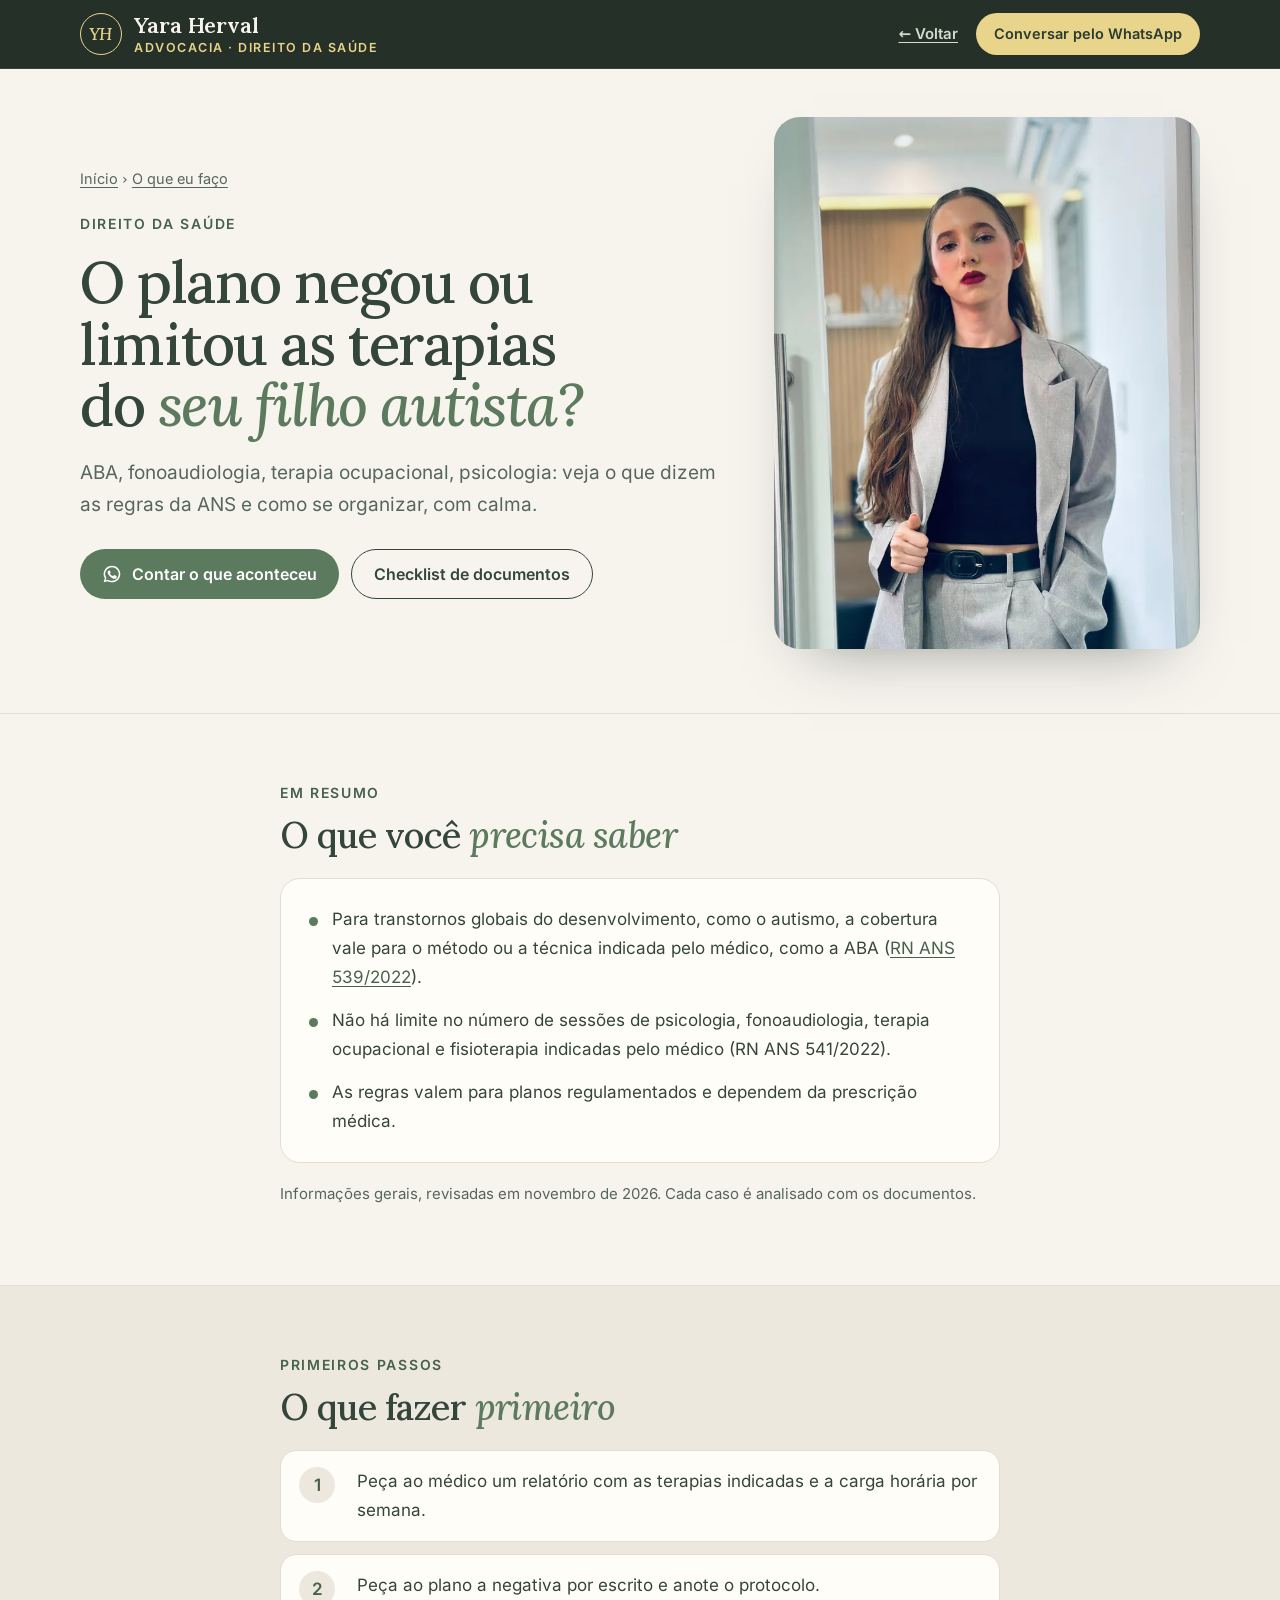
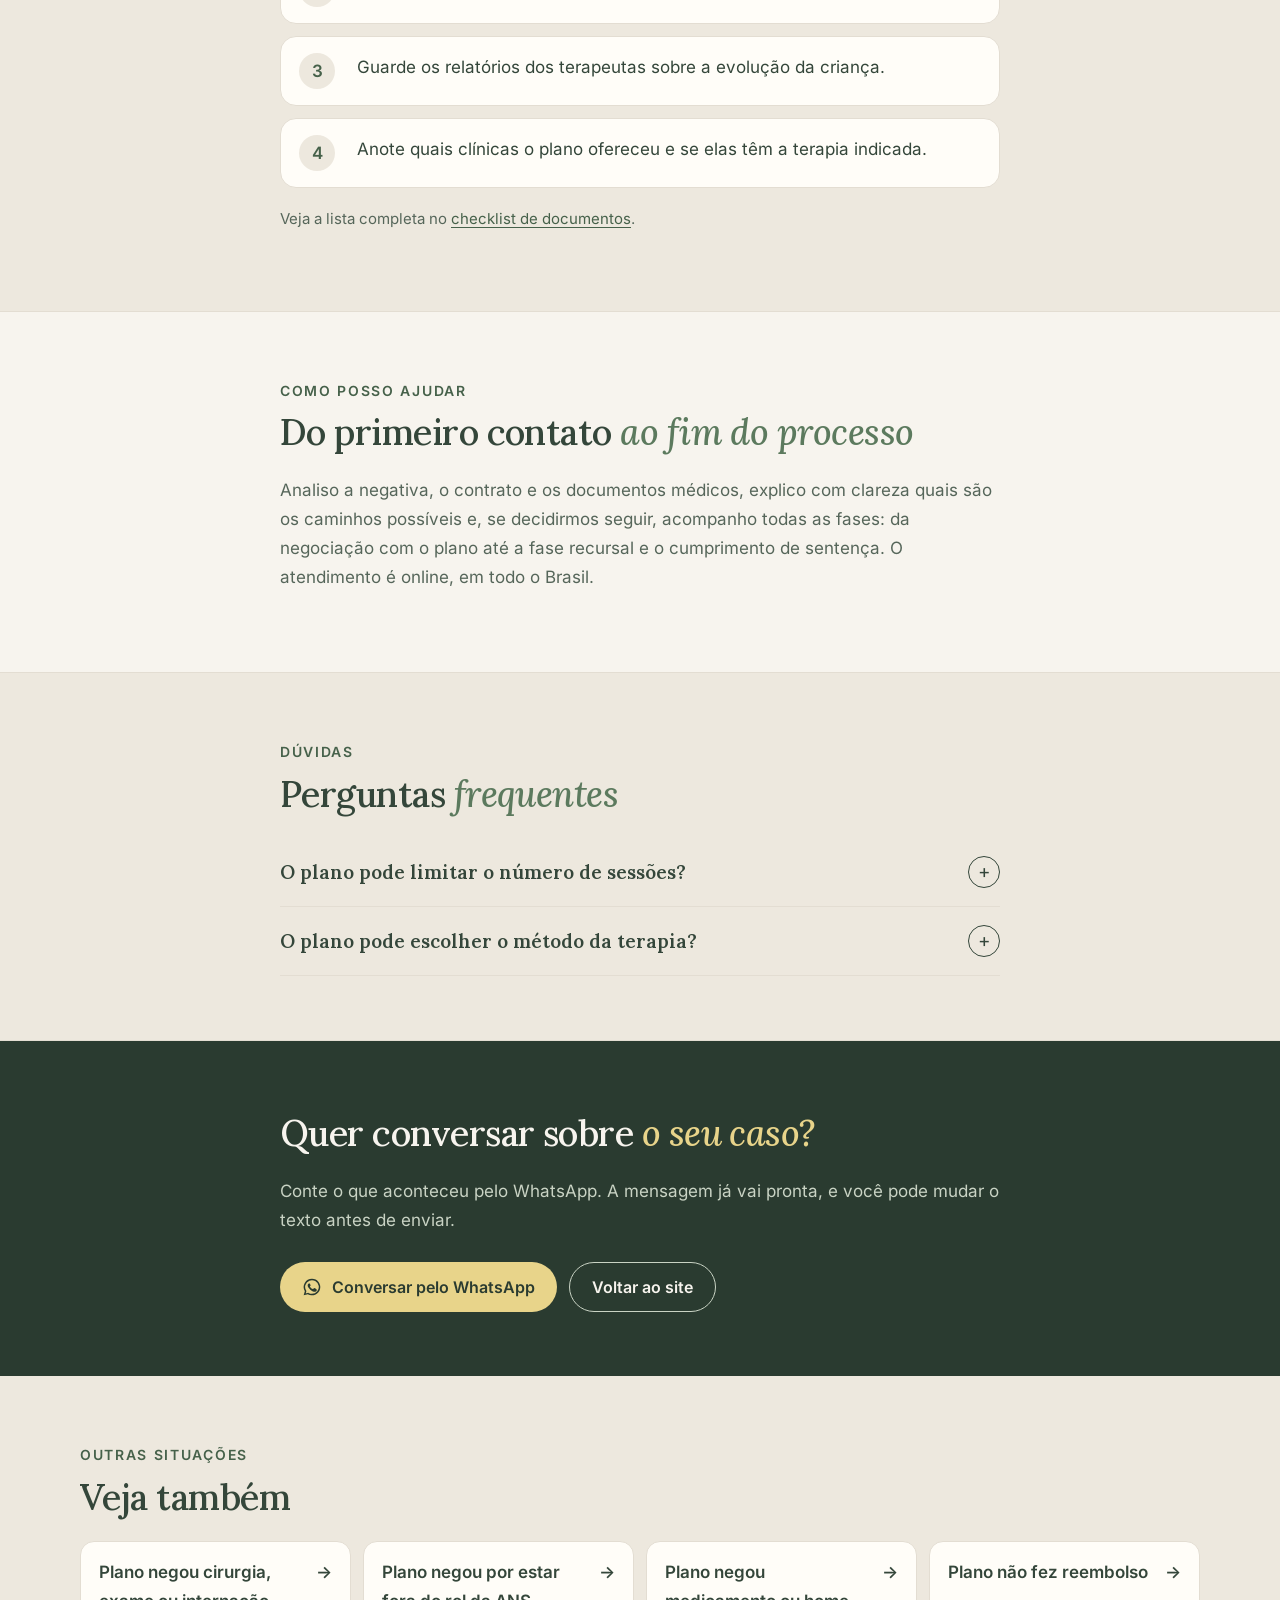
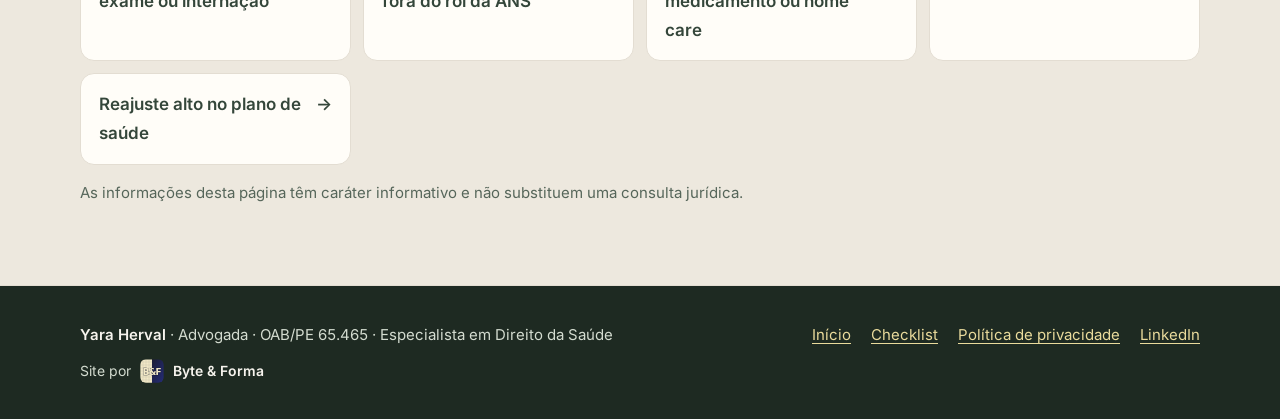
<file: terapias-autismo.html>
<!doctype html>
<html lang="pt-BR">
<head>
<meta charset="utf-8">
<meta name="viewport" content="width=device-width, initial-scale=1, viewport-fit=cover">
<title>Plano negou ou limitou terapias para criança autista · Yara Herval, advogada</title>
<meta name="description" content="ABA, fonoaudiologia, terapia ocupacional, psicologia: veja o que dizem as regras da ANS e como se organizar, com calma.">
<meta name="robots" content="noindex, nofollow">
<meta name="theme-color" content="#1E2A22">
<link rel="icon" href="favicon.svg" type="image/svg+xml">
<link rel="apple-touch-icon" href="apple-touch-icon.png">
<meta property="og:type" content="article">
<meta property="og:title" content="Plano negou ou limitou terapias para criança autista · Yara Herval">
<meta property="og:description" content="ABA, fonoaudiologia, terapia ocupacional, psicologia: veja o que dizem as regras da ANS e como se organizar, com calma.">
<meta property="og:image" content="https://joao-erick.github.io/yara-herval/compartilhar.jpg">
<link rel="preload" href="fontes/lora.woff" as="font" type="font/woff" crossorigin>
<link rel="stylesheet" href="pagina.css">
</head>
<body>
<header class="topo"><div class="wrap">
  <a class="marca" href="index.html"><i class="selo-marca" aria-hidden="true">YH</i><b>Yara Herval</b><span>Advocacia · Direito da Saúde</span></a>
  <nav aria-label="Principal"><a href="index.html" aria-label="Voltar ao site">← Voltar</a><a class="btn" href="https://wa.me/5581997171678?text=Ol%C3%A1%2C%20Yara%21%20Vim%20pelo%20site.%20O%20plano%20de%20sa%C3%BAde%20limitou%20ou%20negou%20as%20terapias%20do%20meu%20filho%20autista%20e%20gostaria%20de%20uma%20orienta%C3%A7%C3%A3o." target="_blank" rel="noopener" data-clique="pagina-topo">Conversar pelo WhatsApp</a></nav>
</div></header>
<main>
<div class="topo-pag"><div class="wrap">
  <div>
    <p class="migalha"><a href="index.html">Início</a> › <a href="index.html#o-que-eu-faco">O que eu faço</a></p>
    <span class="selo">Direito da Saúde</span>
    <h1>O plano negou ou limitou as terapias do <em>seu filho autista?</em></h1>
    <p class="intro">ABA, fonoaudiologia, terapia ocupacional, psicologia: veja o que dizem as regras da ANS e como se organizar, com calma.</p>
    <div class="acoes"><a class="btn" href="https://wa.me/5581997171678?text=Ol%C3%A1%2C%20Yara%21%20Vim%20pelo%20site.%20O%20plano%20de%20sa%C3%BAde%20limitou%20ou%20negou%20as%20terapias%20do%20meu%20filho%20autista%20e%20gostaria%20de%20uma%20orienta%C3%A7%C3%A3o." target="_blank" rel="noopener" data-clique="pagina-principal"><svg viewBox="0 0 24 24" fill="currentColor" aria-hidden="true"><path d="M12 2a10 10 0 0 0-8.6 15.1L2 22l5-1.3A10 10 0 1 0 12 2Zm0 18.2a8.2 8.2 0 0 1-4.2-1.1l-.3-.2-3 .8.8-2.9-.2-.3A8.2 8.2 0 1 1 12 20.2Zm4.5-6.1c-.2-.1-1.5-.7-1.7-.8s-.4-.1-.6.1-.7.8-.8 1-.3.2-.5.1a6.7 6.7 0 0 1-3.3-2.9c-.2-.4.2-.4.7-1.3.1-.2 0-.3 0-.4l-.8-1.8c-.2-.5-.4-.4-.6-.4h-.5a1 1 0 0 0-.7.3 3 3 0 0 0-.9 2.2 5.2 5.2 0 0 0 1.1 2.8 11.9 11.9 0 0 0 4.6 4c1.7.7 2.4.8 3.2.7a2.8 2.8 0 0 0 1.8-1.3 2.3 2.3 0 0 0 .2-1.3c-.1-.1-.3-.2-.5-.3Z"/></svg>Contar o que aconteceu</a><a class="btn sec" href="checklist.html">Checklist de documentos</a></div>
  </div>
  <figure class="foto"><img src="fotos/caso-b.webp" alt="Yara Herval de terno cinza, de frente" width="720" height="960" fetchpriority="high"></figure>
</div></div>

<section><div class="wrap estreito">
  <span class="selo">Em resumo</span>
  <h2>O que você <em>precisa saber</em></h2>
  <div class="cartao"><ul class="marcas"><li><span>Para transtornos globais do desenvolvimento, como o autismo, a cobertura vale para o método ou a técnica indicada pelo médico, como a ABA (<a href="https://www.gov.br/ans/pt-br/arquivos/acesso-a-informacao/transparencia-institucional/pareceres-tecnicos-da-ans/2022/PARECER_TCNICO_N_39_2022_TERAPIAS_E_MTODOS__TRANSTORNO_DO_ESPECTRO_AUTISTA_RN_539.2022_RN_541.2022.pdf" target="_blank" rel="noopener">RN ANS 539/2022</a>).</span></li><li><span>Não há limite no número de sessões de psicologia, fonoaudiologia, terapia ocupacional e fisioterapia indicadas pelo médico (RN ANS 541/2022).</span></li><li><span>As regras valem para planos regulamentados e dependem da prescrição médica.</span></li></ul></div>
  <p class="fonte">Informações gerais, revisadas em novembro de 2026. Cada caso é analisado com os documentos.</p>
</div></section>

<section><div class="wrap estreito">
  <span class="selo">Primeiros passos</span>
  <h2>O que fazer <em>primeiro</em></h2>
  <ol class="passos"><li><span>Peça ao médico um relatório com as terapias indicadas e a carga horária por semana.</span></li><li><span>Peça ao plano a negativa por escrito e anote o protocolo.</span></li><li><span>Guarde os relatórios dos terapeutas sobre a evolução da criança.</span></li><li><span>Anote quais clínicas o plano ofereceu e se elas têm a terapia indicada.</span></li></ol>
  <p class="fonte">Veja a lista completa no <a href="checklist.html">checklist de documentos</a>.</p>
</div></section>

<section><div class="wrap estreito">
  <span class="selo">Como posso ajudar</span>
  <h2>Do primeiro contato <em>ao fim do processo</em></h2>
  <p>Analiso a negativa, o contrato e os documentos médicos, explico com clareza quais são os caminhos possíveis e, se decidirmos seguir, acompanho todas as fases: da negociação com o plano até a fase recursal e o cumprimento de sentença. O atendimento é online, em todo o Brasil.</p>
</div></section>

<section><div class="wrap estreito">
  <span class="selo">Dúvidas</span>
  <h2>Perguntas <em>frequentes</em></h2>
  <div class="faq"><details><summary>O plano pode limitar o número de sessões?</summary><p>Pela RN ANS 541/2022, não há limite no número de sessões das terapias indicadas pelo médico. Cada situação precisa ser analisada com os documentos.</p></details><details><summary>O plano pode escolher o método da terapia?</summary><p>Pela RN ANS 539/2022, a cobertura vale para o método ou a técnica indicada pelo médico assistente. Leve a prescrição para a análise.</p></details></div>
</div></section>

<section class="chamada"><div class="wrap estreito">
  <h2>Quer conversar sobre <em>o seu caso?</em></h2>
  <p>Conte o que aconteceu pelo WhatsApp. A mensagem já vai pronta, e você pode mudar o texto antes de enviar.</p>
  <div class="acoes"><a class="btn" href="https://wa.me/5581997171678?text=Ol%C3%A1%2C%20Yara%21%20Vim%20pelo%20site.%20O%20plano%20de%20sa%C3%BAde%20limitou%20ou%20negou%20as%20terapias%20do%20meu%20filho%20autista%20e%20gostaria%20de%20uma%20orienta%C3%A7%C3%A3o." target="_blank" rel="noopener" data-clique="pagina-final"><svg viewBox="0 0 24 24" fill="currentColor" aria-hidden="true"><path d="M12 2a10 10 0 0 0-8.6 15.1L2 22l5-1.3A10 10 0 1 0 12 2Zm0 18.2a8.2 8.2 0 0 1-4.2-1.1l-.3-.2-3 .8.8-2.9-.2-.3A8.2 8.2 0 1 1 12 20.2Zm4.5-6.1c-.2-.1-1.5-.7-1.7-.8s-.4-.1-.6.1-.7.8-.8 1-.3.2-.5.1a6.7 6.7 0 0 1-3.3-2.9c-.2-.4.2-.4.7-1.3.1-.2 0-.3 0-.4l-.8-1.8c-.2-.5-.4-.4-.6-.4h-.5a1 1 0 0 0-.7.3 3 3 0 0 0-.9 2.2 5.2 5.2 0 0 0 1.1 2.8 11.9 11.9 0 0 0 4.6 4c1.7.7 2.4.8 3.2.7a2.8 2.8 0 0 0 1.8-1.3 2.3 2.3 0 0 0 .2-1.3c-.1-.1-.3-.2-.5-.3Z"/></svg>Conversar pelo WhatsApp</a><a class="btn sec" href="index.html">Voltar ao site</a></div>
</div></section>

<section><div class="wrap">
  <span class="selo">Outras situações</span>
  <h2>Veja também</h2>
  <ul class="outras"><li><a href="plano-negou-cirurgia.html"><span>Plano negou cirurgia, exame ou internação</span><span aria-hidden="true">→</span></a></li><li><a href="fora-do-rol-da-ans.html"><span>Plano negou por estar fora do rol da ANS</span><span aria-hidden="true">→</span></a></li><li><a href="medicamento-e-home-care.html"><span>Plano negou medicamento ou home care</span><span aria-hidden="true">→</span></a></li><li><a href="reembolso.html"><span>Plano não fez reembolso</span><span aria-hidden="true">→</span></a></li><li><a href="reajuste-abusivo.html"><span>Reajuste alto no plano de saúde</span><span aria-hidden="true">→</span></a></li></ul>
  <p class="aviso">As informações desta página têm caráter informativo e não substituem uma consulta jurídica.</p>
</div></section>
</main>
<footer><div class="wrap"><div><b style="color:#F7F4EE">Yara Herval</b> · Advogada · OAB/PE 65.465 · Especialista em Direito da Saúde</div><nav aria-label="Rodapé"><a href="index.html">Início</a><a href="checklist.html">Checklist</a><a href="privacidade.html">Política de privacidade</a><a href="https://www.linkedin.com/in/yara-herval" target="_blank" rel="noopener">LinkedIn</a></nav><a class="credito" href="https://byteeforma.com.br" target="_blank" rel="noopener"><span>Site por</span><img src="byteeforma.svg" alt="" width="24" height="24"><b>Byte &amp; Forma</b></a></div></footer>
<a class="flutua" href="https://wa.me/5581997171678?text=Ol%C3%A1%2C%20Yara%21%20Vim%20pelo%20site.%20O%20plano%20de%20sa%C3%BAde%20limitou%20ou%20negou%20as%20terapias%20do%20meu%20filho%20autista%20e%20gostaria%20de%20uma%20orienta%C3%A7%C3%A3o." target="_blank" rel="noopener" aria-label="Conversar pelo WhatsApp" data-clique="pagina-flutuante"><svg viewBox="0 0 24 24" fill="currentColor" aria-hidden="true"><path d="M12 2a10 10 0 0 0-8.6 15.1L2 22l5-1.3A10 10 0 1 0 12 2Zm0 18.2a8.2 8.2 0 0 1-4.2-1.1l-.3-.2-3 .8.8-2.9-.2-.3A8.2 8.2 0 1 1 12 20.2Zm4.5-6.1c-.2-.1-1.5-.7-1.7-.8s-.4-.1-.6.1-.7.8-.8 1-.3.2-.5.1a6.7 6.7 0 0 1-3.3-2.9c-.2-.4.2-.4.7-1.3.1-.2 0-.3 0-.4l-.8-1.8c-.2-.5-.4-.4-.6-.4h-.5a1 1 0 0 0-.7.3 3 3 0 0 0-.9 2.2 5.2 5.2 0 0 0 1.1 2.8 11.9 11.9 0 0 0 4.6 4c1.7.7 2.4.8 3.2.7a2.8 2.8 0 0 0 1.8-1.3 2.3 2.3 0 0 0 .2-1.3c-.1-.1-.3-.2-.5-.3Z"/></svg></a>
</body>
</html>
</file>
<file: pagina.css>
:root{--creme:#F7F4EE;--creme-2:#EDE8DE;--papel:#FFFDF8;--tinta:#34463A;--tinta-2:#56665A;--linha:#E3DDD2;--verde:#5C7A5E;--verde-esc:#46614A;--marrom:#2A3B30;--marca:#E8D48A;color-scheme:light}
@font-face{font-family:"Lora";src:url(fontes/lora.woff) format("woff");font-weight:400 700;font-display:swap}
@font-face{font-family:"Lora";src:url(fontes/lora-italic.woff) format("woff");font-weight:400 700;font-style:italic;font-display:swap}
@font-face{font-family:"Inter";src:url(fontes/inter-400.woff) format("woff");font-weight:400;font-display:swap}
@font-face{font-family:"Inter";src:url(fontes/inter-600.woff) format("woff");font-weight:600;font-display:swap}
*{box-sizing:border-box}
html{scroll-behavior:smooth}
@media (prefers-reduced-motion:reduce){html{scroll-behavior:auto}}
body{margin:0;background:var(--creme);color:var(--tinta);font-family:"Inter",system-ui,sans-serif;font-size:17px;line-height:1.7;-webkit-font-smoothing:antialiased}
a{color:var(--verde-esc);text-underline-offset:3px}
:focus-visible{outline:3px solid var(--verde);outline-offset:3px;border-radius:6px}
.wrap{max-width:1160px;margin:0 auto;padding:0 max(20px,env(safe-area-inset-left,0px))}
.estreito{max-width:760px}
.topo{position:sticky;top:0;z-index:10;background:rgba(247,244,238,.94);backdrop-filter:blur(10px);-webkit-backdrop-filter:blur(10px);border-bottom:1px solid var(--linha)}
.topo .wrap{display:flex;justify-content:space-between;align-items:center;gap:14px;min-height:68px}
.marca{text-decoration:none;color:var(--tinta);display:flex;flex-direction:column;line-height:1.1}
.marca b{font-family:"Lora",Georgia,serif;font-weight:600;font-size:22px}
.marca span{font-size:12.5px;letter-spacing:.12em;text-transform:uppercase;color:var(--verde-esc);margin-top:4px;font-weight:600;white-space:nowrap}
.topo nav{display:flex;align-items:center;gap:18px}
.topo nav a{font-size:15px;font-weight:600;white-space:nowrap}
.btn{display:inline-flex;align-items:center;justify-content:center;gap:10px;min-height:50px;padding:0 22px;border-radius:999px;font-weight:600;font-size:16px;text-decoration:none;background:var(--verde);color:#fff}
.btn svg{width:20px;height:20px}
.btn:hover{background:var(--verde-esc)}
.btn.sec{background:transparent;color:var(--tinta);border:1.5px solid var(--tinta)}
.btn.sec:hover{background:var(--tinta);color:var(--creme)}
.topo .btn{min-height:42px;padding:0 18px;font-size:14.5px}
.migalha{font-size:14.5px;color:var(--tinta-2);margin:0 0 18px}
.migalha a{color:var(--tinta-2)}
.topo-pag{padding:48px 0 64px;border-bottom:1px solid var(--linha)}
.topo-pag .wrap{display:grid;grid-template-columns:1.2fr .8fr;gap:56px;align-items:center}
.selo{font-size:14px;letter-spacing:.12em;text-transform:uppercase;font-weight:600;color:var(--verde-esc)}
h1{font-family:"Lora",Georgia,serif;font-weight:500;font-size:clamp(34px,4.8vw,58px);line-height:1.06;letter-spacing:-.025em;margin:14px 0 20px;text-wrap:balance}
h1 em,h2 em{font-style:italic;color:var(--verde)}
.intro{font-size:clamp(17px,1.5vw,19px);color:var(--tinta-2);margin:0}
.acoes{display:flex;flex-wrap:wrap;gap:12px;margin-top:28px}
.foto{margin:0;border-radius:26px;overflow:hidden;aspect-ratio:4/5;background:var(--creme-2);box-shadow:0 30px 60px -36px rgba(30,42,34,.5)}
.foto img{width:100%;height:100%;object-fit:cover;object-position:50% 22%;display:block}
main section{padding:64px 0;border-bottom:1px solid var(--linha)}
main section:nth-of-type(even){background:var(--creme-2)}
h2{font-family:"Lora",Georgia,serif;font-weight:500;font-size:clamp(27px,3vw,36px);line-height:1.15;letter-spacing:-.015em;margin:8px 0 22px}
p{color:var(--tinta-2)}
.cartao{background:var(--papel);border:1px solid var(--linha);border-radius:20px;padding:26px 28px}
.marcas{list-style:none;margin:0;padding:0;display:grid;gap:14px}
.marcas li{display:flex;gap:14px;align-items:flex-start;color:var(--tinta)}
.marcas li:before{content:"";flex:none;width:9px;height:9px;border-radius:50%;background:var(--verde);margin-top:.7em}
.passos{counter-reset:p;list-style:none;margin:0;padding:0;display:grid;gap:12px}
.passos li{counter-increment:p;display:grid;grid-template-columns:44px 1fr;gap:14px;align-items:start;background:var(--papel);border:1px solid var(--linha);border-radius:16px;padding:16px 18px;color:var(--tinta)}
.passos li:before{content:counter(p);width:36px;height:36px;border-radius:50%;background:var(--creme-2);color:var(--verde-esc);font-weight:600;display:flex;align-items:center;justify-content:center}
.fonte{font-size:15px;margin-top:18px}
.faq details{border-bottom:1px solid var(--linha)}
.faq summary{list-style:none;cursor:pointer;display:flex;justify-content:space-between;gap:16px;padding:18px 0;font-family:"Lora",Georgia,serif;font-weight:600;font-size:19px;color:var(--tinta)}
.faq summary::-webkit-details-marker{display:none}
.faq summary:after{content:"+";flex:none;width:30px;height:30px;border:1px solid var(--tinta);border-radius:50%;display:flex;align-items:center;justify-content:center;font-family:"Inter",sans-serif;font-weight:400}
.faq details[open] summary:after{content:"–"}
.faq p{margin:0 0 18px}
.outras{display:grid;grid-template-columns:repeat(auto-fit,minmax(240px,1fr));gap:12px;list-style:none;margin:0;padding:0}
.outras a{display:flex;justify-content:space-between;gap:12px;background:var(--papel);border:1px solid var(--linha);border-radius:14px;padding:16px 18px;text-decoration:none;color:var(--tinta);font-weight:600;height:100%}
.outras a:hover{border-color:var(--verde)}
.chamada{background:var(--marrom)!important;color:var(--creme);border:0!important}
.chamada h2{color:var(--creme)}
.chamada h2 em{color:var(--marca)}
.chamada p{color:#C9D3C4}
.chamada .btn{background:var(--marca);color:var(--marrom)}
.chamada .btn:hover{background:#F1E3A8}
.chamada .btn.sec{background:transparent;color:var(--creme);border-color:#C9D3C4}
.aviso{font-size:15px}
footer{background:#1E2A22;color:#D4DCD0;padding:36px 0;font-size:15px}
footer .wrap{display:flex;flex-wrap:wrap;justify-content:space-between;gap:12px 24px}
footer a{color:#EADB9C}
footer nav{display:flex;flex-wrap:wrap;gap:8px 20px}
.flutua{position:fixed;right:max(16px,env(safe-area-inset-right,0px));bottom:calc(16px + env(safe-area-inset-bottom,0px));width:58px;height:58px;border-radius:50%;background:var(--verde);color:#fff;display:none;align-items:center;justify-content:center;box-shadow:0 12px 28px -8px rgba(30,42,34,.55);z-index:30}
.flutua svg{width:28px;height:28px}
@media (max-width:860px){
  .topo-pag{padding:32px 0 48px}
  .topo-pag .wrap{grid-template-columns:1fr;gap:30px}
  .foto{aspect-ratio:4/5;max-height:540px;max-width:440px}
  .foto img{object-position:50% 20%}
  .topo nav .btn{display:none}
  .acoes .btn{flex:1 1 100%}
  main section{padding:52px 0}
  .flutua{display:flex}
}
@media (max-width:420px){.marca b{font-size:20px}.marca span{font-size:11.5px;letter-spacing:.06em}}

/* Topo escuro, na cor do rodapé */
.topo{background:rgba(30,42,34,.97)!important;border-bottom:1px solid #34463A!important}
.topo .marca b{color:#F7F4EE}
.topo .marca span{color:#E8D48A}
.topo nav a:not(.btn),.topo .voltar{color:#D4DCD0}
.topo nav a:not(.btn):hover,.topo .voltar:hover{color:#fff}
.topo .btn{background:#E8D48A;color:#2A3B30}
.topo .btn:hover{background:#F1E3A8}
.topo :focus-visible{outline-color:#E8D48A}
.credito{display:inline-flex;align-items:center;gap:9px;text-decoration:none;color:#D4DCD0!important;font-size:14px}
.credito img{border-radius:6px}
.credito b{color:#F7F4EE}

/* Selo da marca */
.marca{display:grid!important;grid-template-columns:auto auto;column-gap:12px;align-items:center;justify-content:start}
.marca b,.marca>span{grid-column:2}
.selo-marca{grid-row:1/3;width:42px;height:42px;border-radius:50%;border:1.5px solid #E8D48A;color:#E8D48A;display:flex;align-items:center;justify-content:center;font-family:"Lora",Georgia,serif;font-style:italic;font-weight:500;font-size:17px;letter-spacing:-.02em;padding-right:1px}
.selo-marca svg{width:22px;height:22px}
@media (max-width:400px){.selo-marca{width:36px;height:36px;font-size:15px}.selo-marca svg{width:19px;height:19px}.marca{column-gap:10px}}
@media (max-width:400px){.topo nav a:not(.btn),.topo .voltar{font-size:0;text-decoration:none}.topo nav a:not(.btn)::before,.topo .voltar::before{content:"←";font-size:24px;line-height:1;display:block;padding:8px 4px}}
@media (max-width:360px){.selo-marca{display:none}.marca span{font-size:11px}}
</file>
